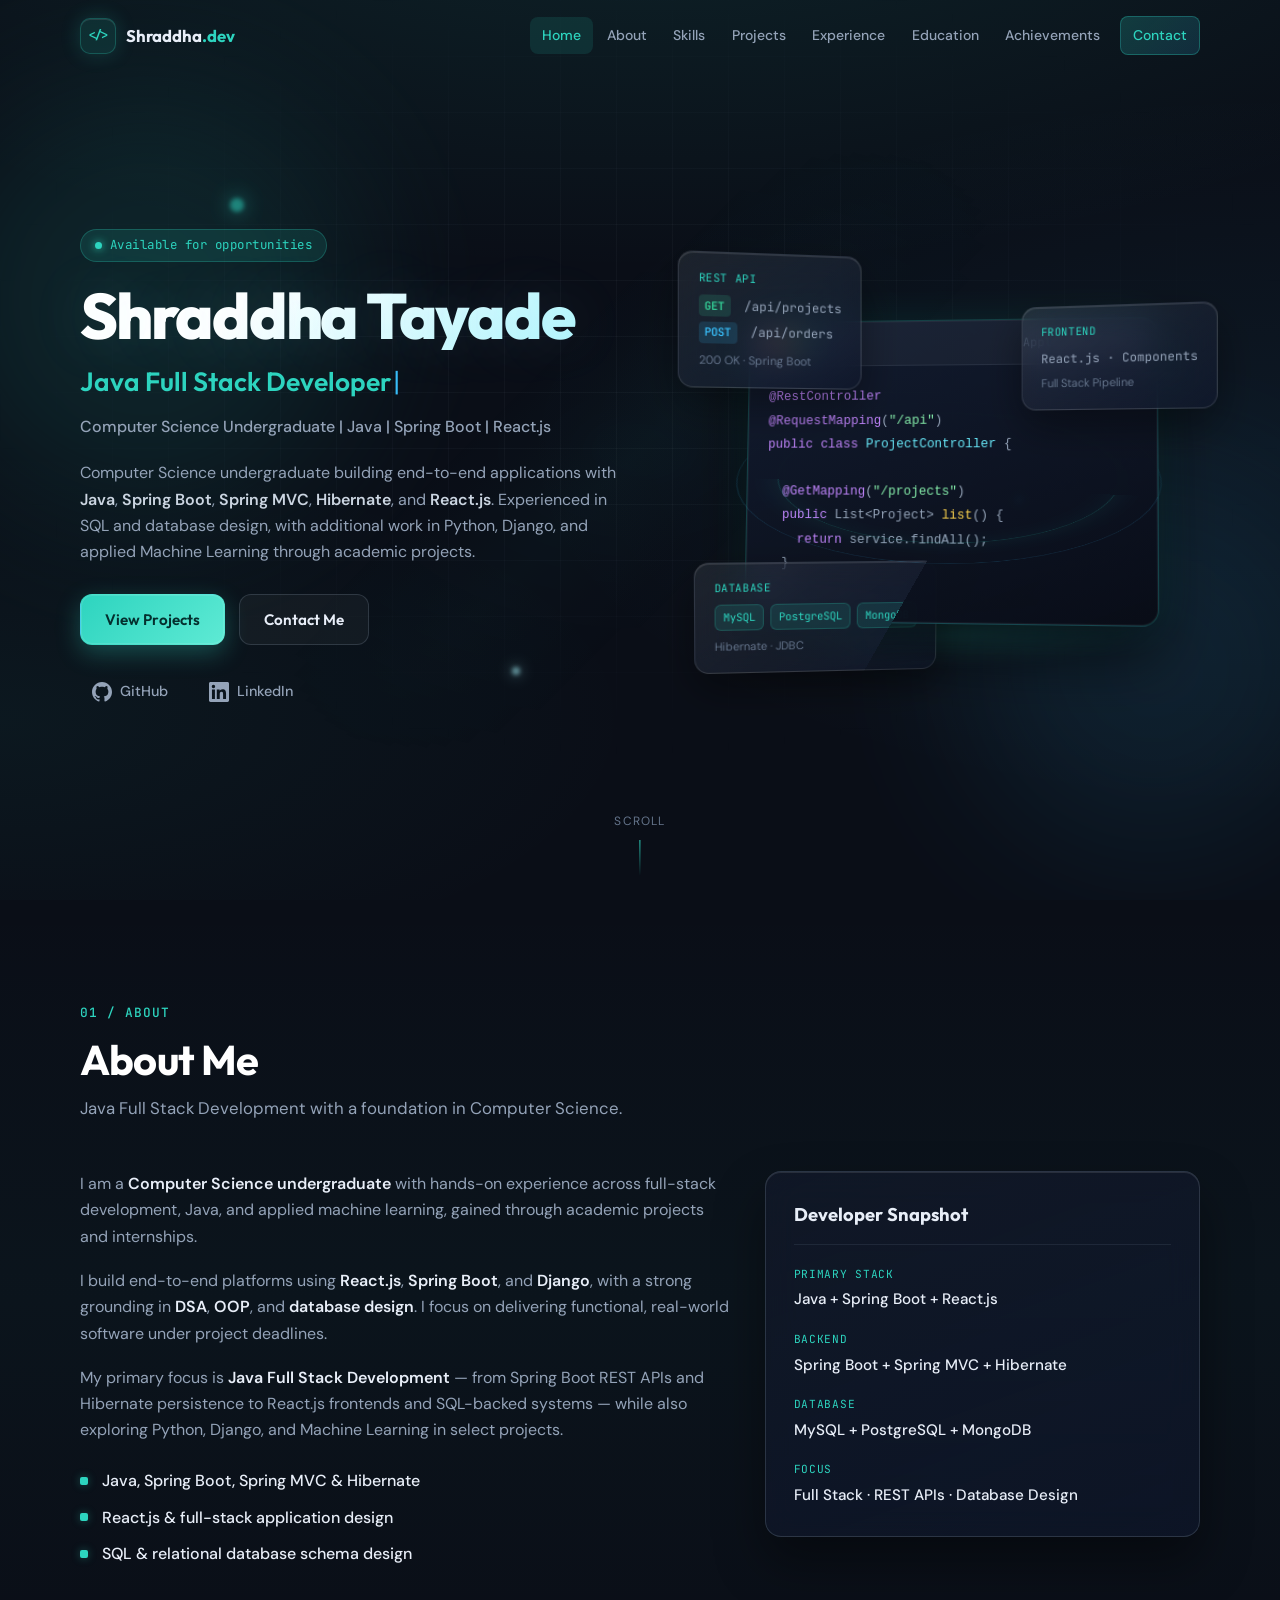
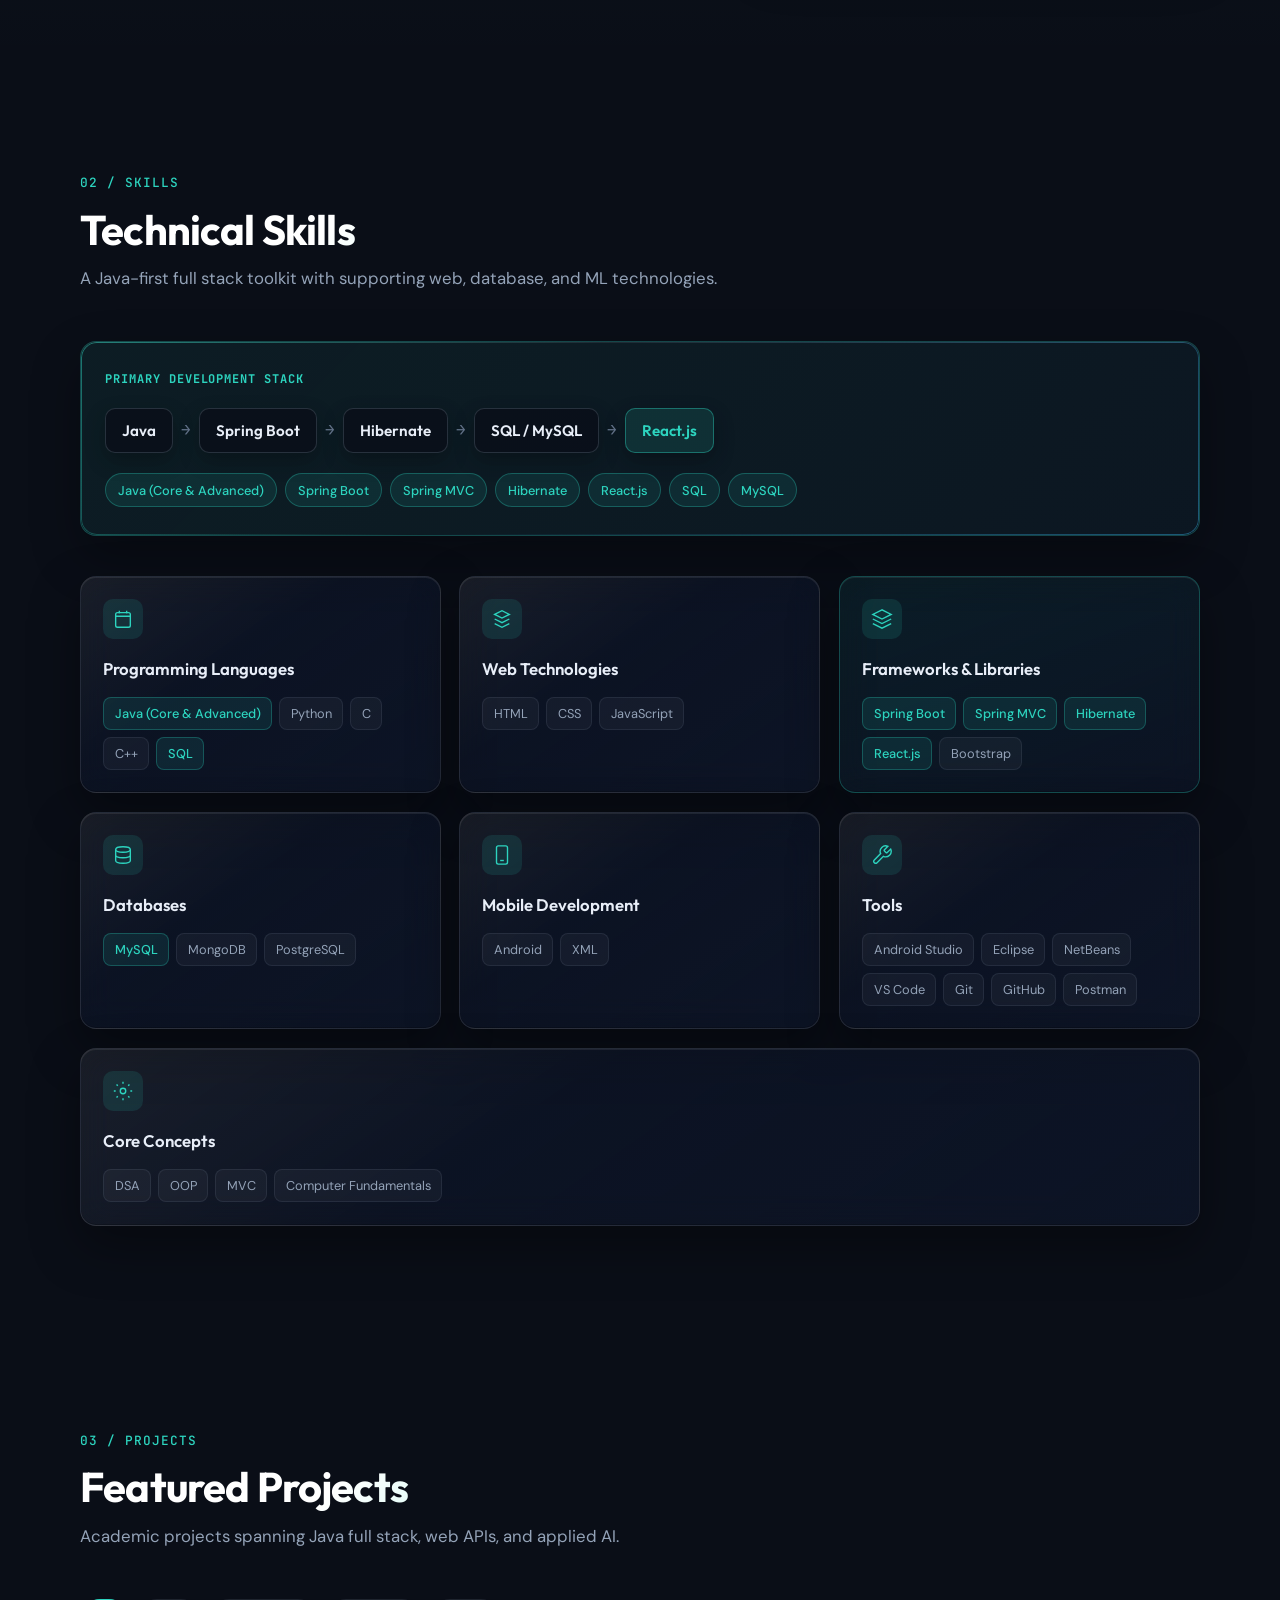
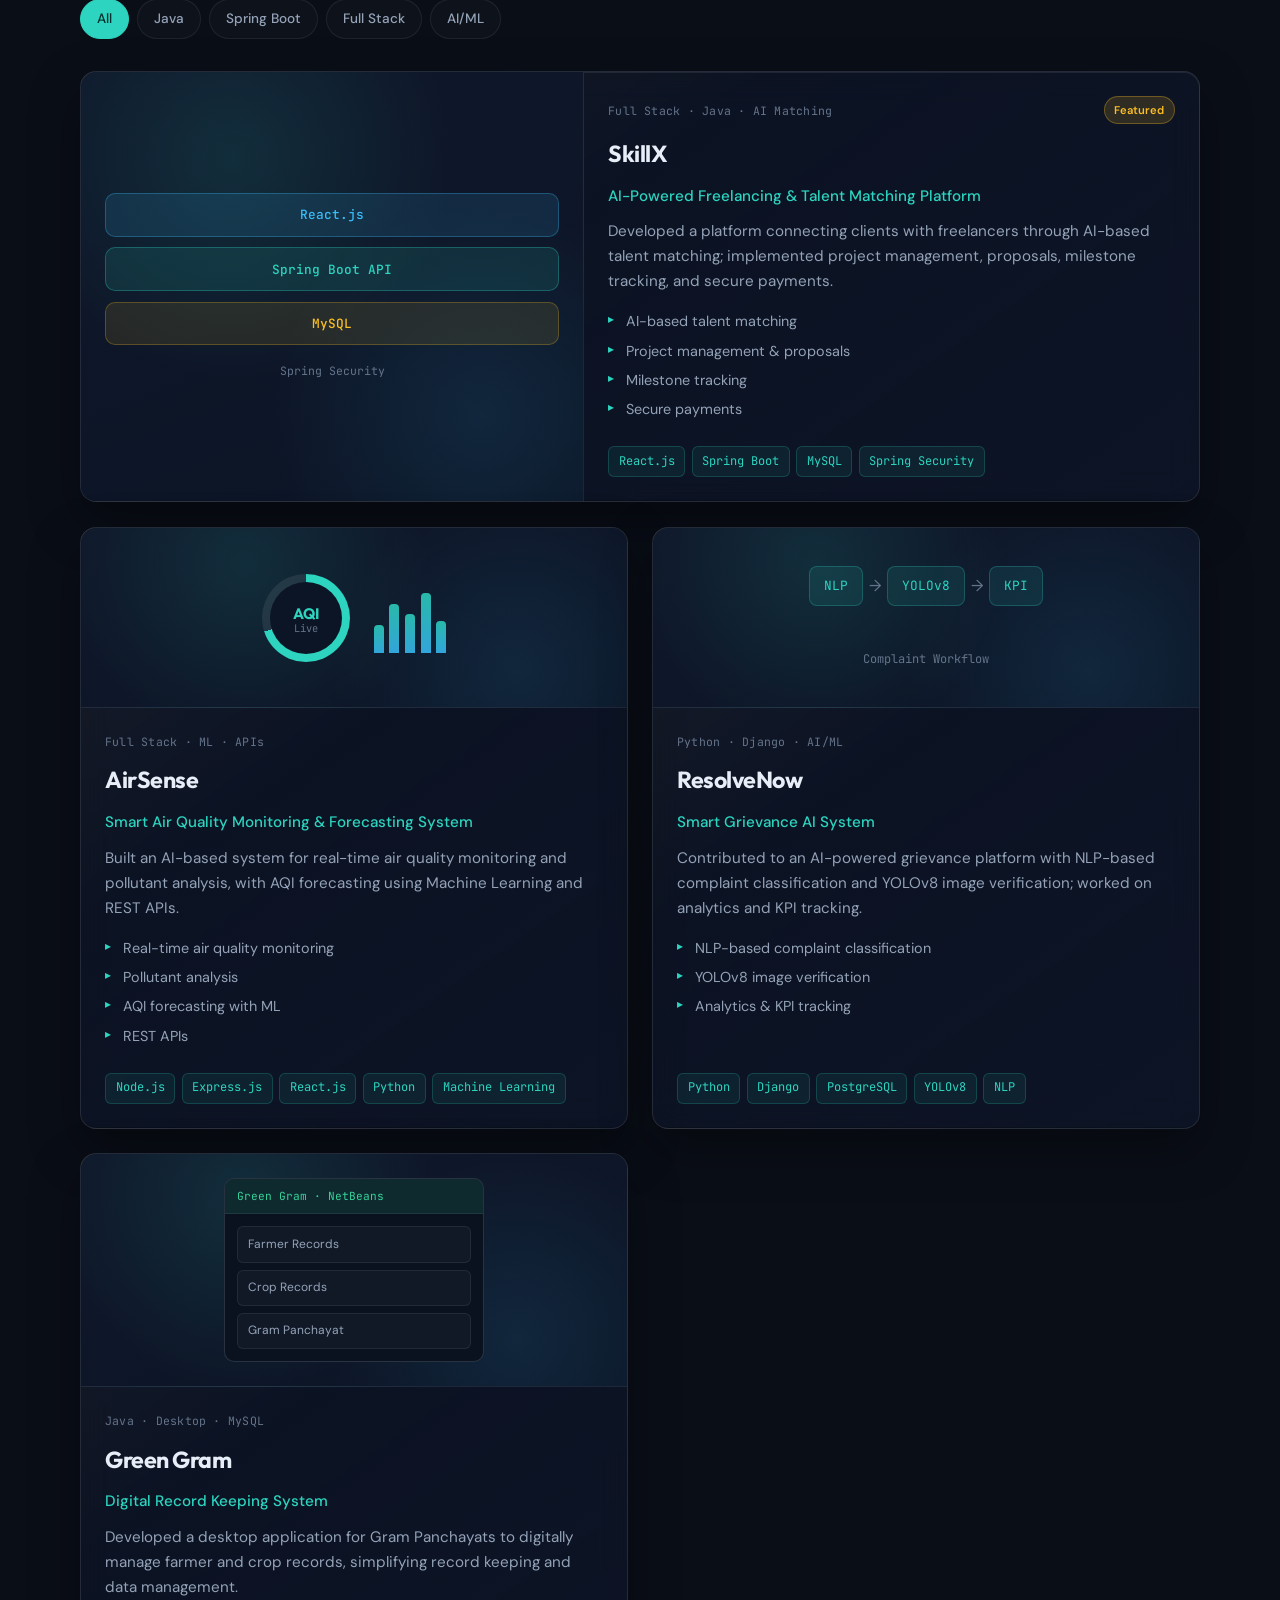
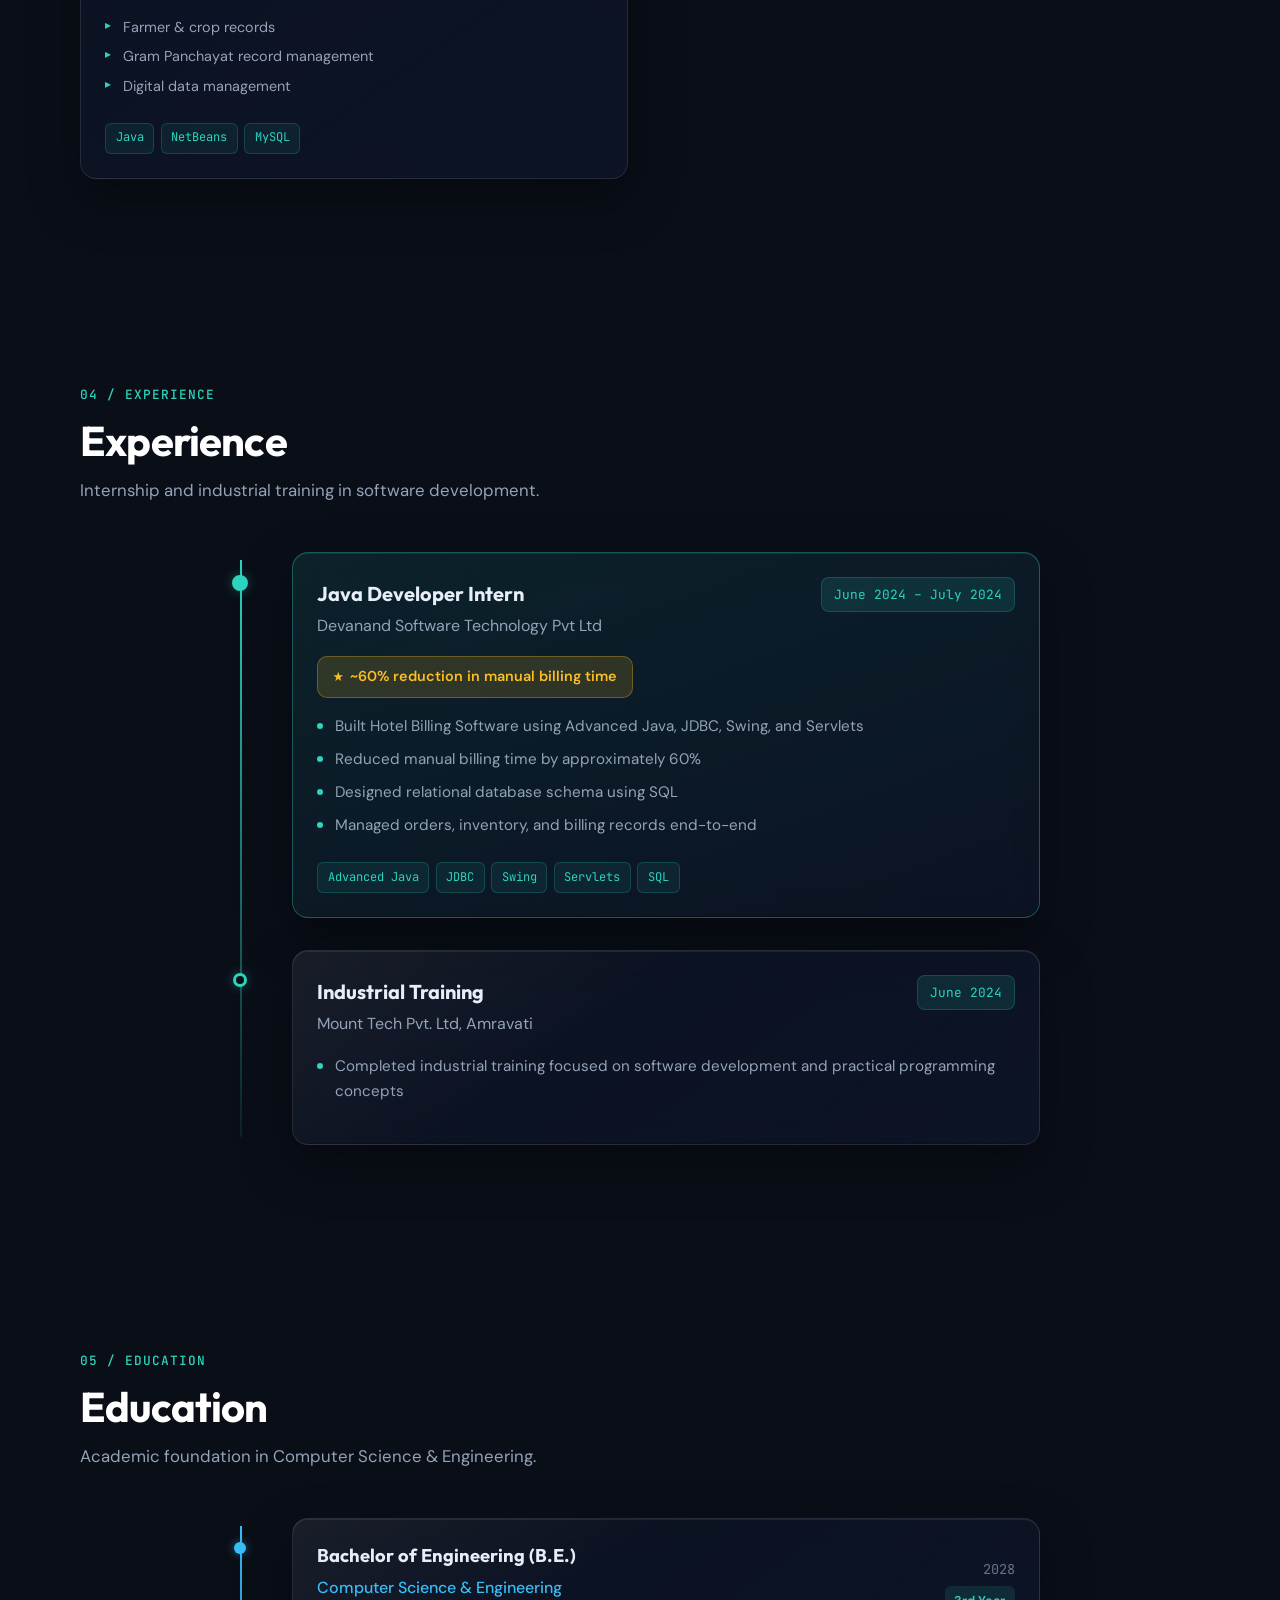
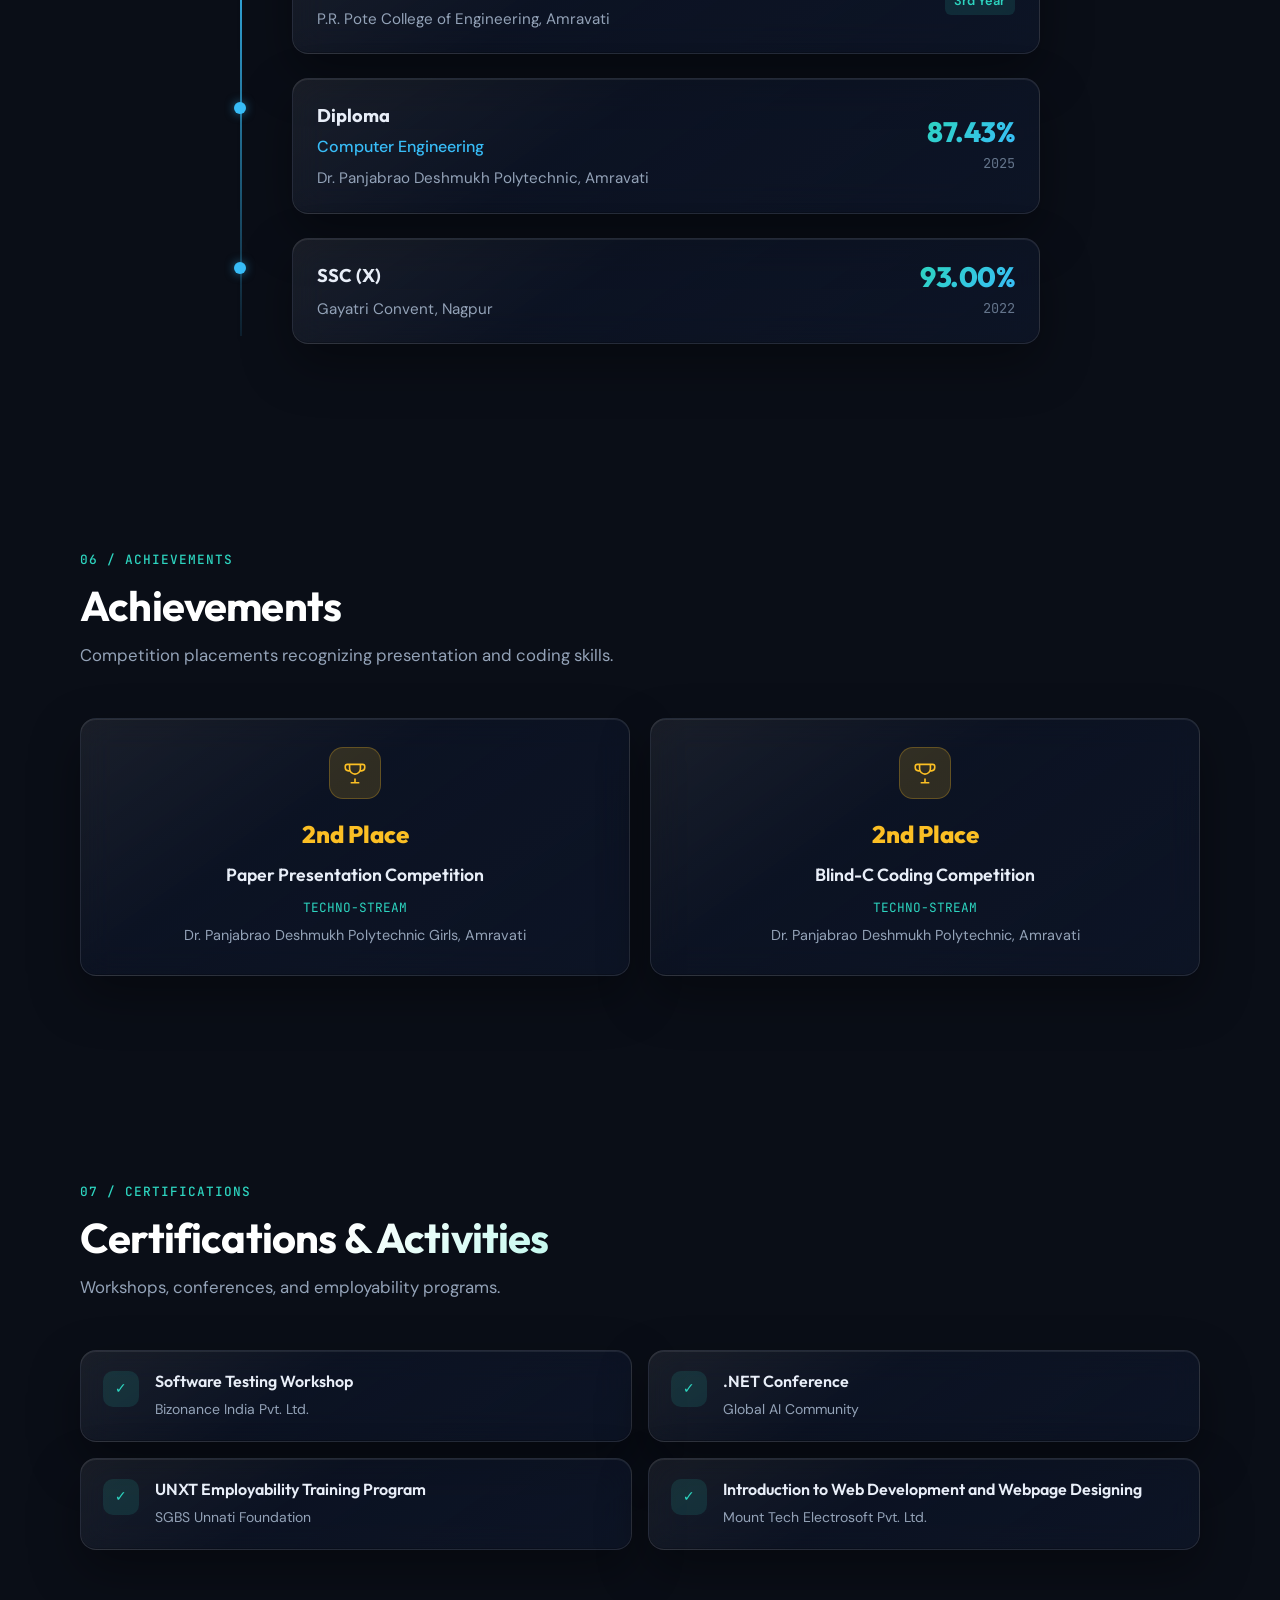
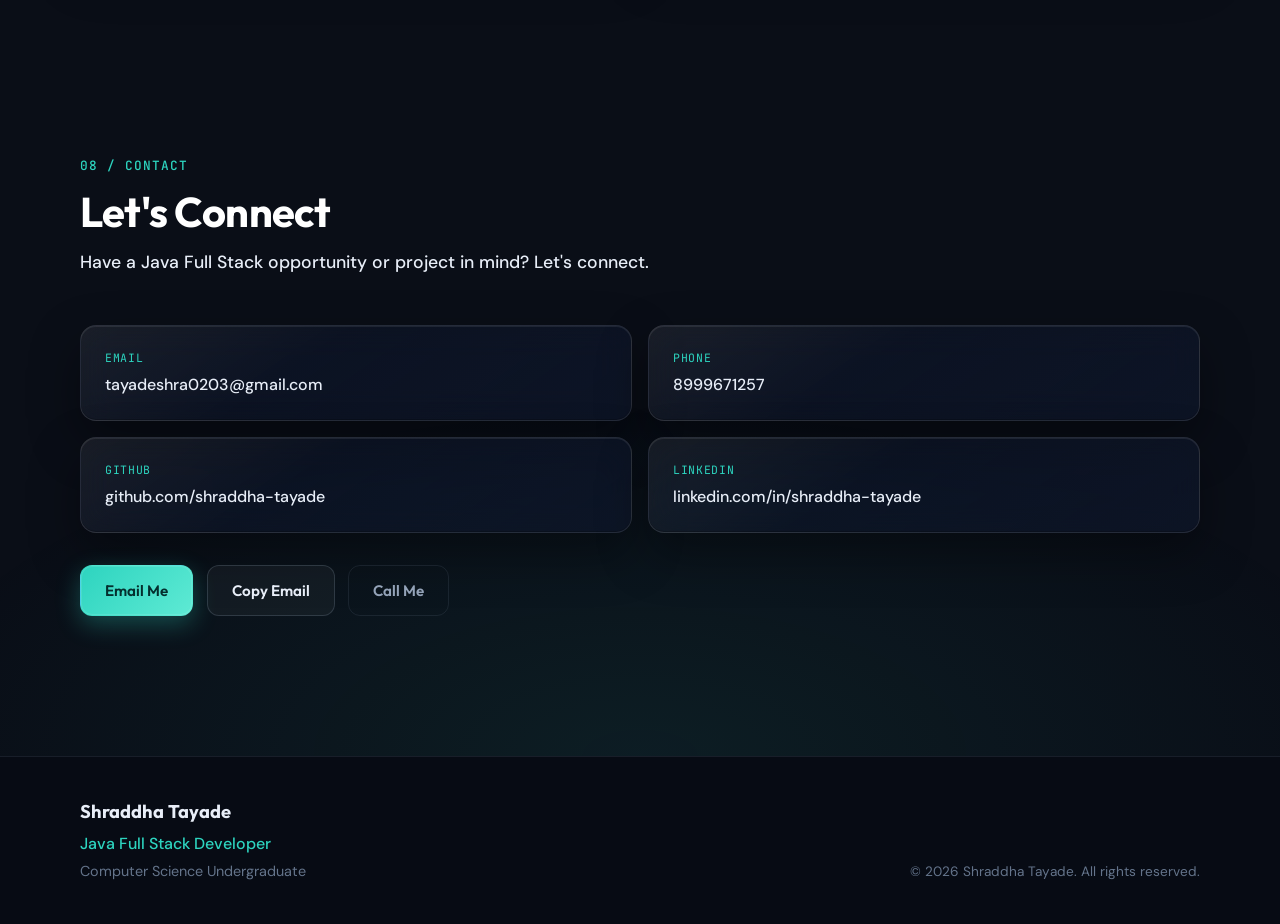
<file: index.html>
<!DOCTYPE html>
<html lang="en">
<head>
  <meta charset="UTF-8" />
  <meta name="viewport" content="width=device-width, initial-scale=1.0" />
  <title>Shraddha Tayade | Java Full Stack Developer</title>
  <meta name="description" content="Shraddha Tayade — Computer Science undergraduate focused on Java Full Stack Development with experience in Java, Spring Boot, React.js, databases, and applied ML projects." />
  <meta name="author" content="Shraddha Tayade" />
  <meta name="keywords" content="Java Full Stack Developer, Spring Boot, React.js, Hibernate, MySQL, Shraddha Tayade, Computer Science" />

  <!-- Open Graph -->
  <meta property="og:type" content="website" />
  <meta property="og:title" content="Shraddha Tayade | Java Full Stack Developer" />
  <meta property="og:description" content="Computer Science undergraduate specializing in Java Full Stack Development — Spring Boot, React.js, Hibernate, and SQL." />
  <meta property="og:locale" content="en_IN" />

  <meta name="theme-color" content="#0a0e17" />
  <link rel="preconnect" href="https://fonts.googleapis.com" />
  <link rel="preconnect" href="https://fonts.gstatic.com" crossorigin />
  <link href="https://fonts.googleapis.com/css2?family=DM+Sans:ital,opsz,wght@0,9..40,400;0,9..40,500;0,9..40,600;0,9..40,700;1,9..40,400&family=JetBrains+Mono:wght@400;500;600&family=Outfit:wght@400;500;600;700;800&display=swap" rel="stylesheet" />
  <link rel="stylesheet" href="style.css" />
</head>
<body>
  <!-- Scroll progress -->
  <div class="scroll-progress" id="scroll-progress" role="presentation" aria-hidden="true"></div>

  <!-- Navigation -->
  <header class="navbar" id="navbar">
    <div class="container nav-inner">
      <a href="#home" class="nav-logo" aria-label="Shraddha Tayade — Home">
        <span class="logo-mark" aria-hidden="true">&lt;/&gt;</span>
        <span class="logo-text">Shraddha<span class="logo-accent">.dev</span></span>
      </a>

      <button class="nav-toggle" id="nav-toggle" aria-label="Open navigation menu" aria-expanded="false" aria-controls="nav-menu">
        <span class="hamburger" aria-hidden="true"></span>
      </button>

      <nav class="nav-menu" id="nav-menu" aria-label="Primary">
        <ul class="nav-list">
          <li><a href="#home" class="nav-link active" data-section="home">Home</a></li>
          <li><a href="#about" class="nav-link" data-section="about">About</a></li>
          <li><a href="#skills" class="nav-link" data-section="skills">Skills</a></li>
          <li><a href="#projects" class="nav-link" data-section="projects">Projects</a></li>
          <li><a href="#experience" class="nav-link" data-section="experience">Experience</a></li>
          <li><a href="#education" class="nav-link" data-section="education">Education</a></li>
          <li><a href="#achievements" class="nav-link" data-section="achievements">Achievements</a></li>
          <li><a href="#contact" class="nav-link nav-cta" data-section="contact">Contact</a></li>
        </ul>
      </nav>
    </div>
  </header>

  <main>
    <!-- ========== HERO ========== -->
    <section class="hero" id="home" aria-labelledby="hero-name">
      <div class="hero-bg" aria-hidden="true">
        <div class="grid-overlay"></div>
        <div class="hero-orb hero-orb--1"></div>
        <div class="hero-orb hero-orb--2"></div>
        <div class="hero-orb hero-orb--3"></div>
        <div class="hero-glow hero-glow--1"></div>
        <div class="hero-glow hero-glow--2"></div>
        <div class="hero-mesh"></div>
      </div>

      <div class="container hero-grid">
        <div class="hero-content">
          <p class="hero-eyebrow reveal">Available for opportunities</p>
          <h1 id="hero-name" class="hero-name reveal">Shraddha Tayade</h1>
          <h2 class="hero-title reveal">
            <span class="typing-target" id="typing-target">Java Full Stack Developer</span>
            <span class="typing-cursor" aria-hidden="true">|</span>
          </h2>
          <p class="hero-subtitle reveal">Computer Science Undergraduate | Java | Spring Boot | React.js</p>
          <p class="hero-desc reveal">
            Computer Science undergraduate building end-to-end applications with
            <strong>Java</strong>, <strong>Spring Boot</strong>, <strong>Spring MVC</strong>,
            <strong>Hibernate</strong>, and <strong>React.js</strong>. Experienced in SQL and
            database design, with additional work in Python, Django, and applied Machine Learning through academic projects.
          </p>

          <div class="hero-actions reveal">
            <a href="#projects" class="btn btn-primary">View Projects</a>
            <a href="#contact" class="btn btn-secondary">Contact Me</a>
          </div>

          <div class="hero-social reveal">
            <a href="https://github.com/shraddha-tayade" class="social-link" target="_blank" rel="noopener noreferrer" aria-label="GitHub profile">
              <svg width="20" height="20" viewBox="0 0 24 24" fill="currentColor" aria-hidden="true"><path d="M12 0C5.37 0 0 5.37 0 12c0 5.3 3.438 9.8 8.205 11.387.6.113.82-.26.82-.577 0-.285-.01-1.04-.015-2.04-3.338.724-4.042-1.61-4.042-1.61-.546-1.387-1.333-1.756-1.333-1.756-1.09-.745.083-.73.083-.73 1.205.085 1.84 1.237 1.84 1.237 1.07 1.834 2.807 1.304 3.492.997.108-.775.418-1.305.76-1.605-2.665-.303-5.466-1.332-5.466-5.93 0-1.31.468-2.38 1.236-3.22-.124-.303-.535-1.524.117-3.176 0 0 1.008-.322 3.3 1.23.96-.267 1.98-.4 3-.405 1.02.005 2.04.138 3 .405 2.29-1.552 3.297-1.23 3.297-1.23.653 1.653.242 2.874.118 3.176.77.84 1.235 1.91 1.235 3.22 0 4.61-2.807 5.624-5.48 5.92.43.37.823 1.102.823 2.222 0 1.606-.015 2.896-.015 3.286 0 .32.216.694.825.576C20.565 21.796 24 17.297 24 12c0-6.63-5.37-12-12-12z"/></svg>
              <span>GitHub</span>
            </a>
            <a href="https://www.linkedin.com/in/shraddha-tayade-072aab337/" class="social-link" target="_blank" rel="noopener noreferrer" aria-label="LinkedIn profile">
              <svg width="20" height="20" viewBox="0 0 24 24" fill="currentColor" aria-hidden="true"><path d="M20.447 20.452h-3.554v-5.569c0-1.328-.027-3.037-1.852-3.037-1.853 0-2.136 1.445-2.136 2.939v5.667H9.351V9h3.414v1.561h.046c.477-.9 1.637-1.85 3.37-1.85 3.601 0 4.267 2.37 4.267 5.455v6.286zM5.337 7.433a2.062 2.062 0 01-2.063-2.065 2.064 2.064 0 112.063 2.065zm1.782 13.019H3.555V9h3.564v11.452zM22.225 0H1.771C.792 0 0 .774 0 1.729v20.542C0 23.227.792 24 1.771 24h20.451C23.2 24 24 23.227 24 22.271V1.729C24 .774 23.2 0 22.222 0h.003z"/></svg>
              <span>LinkedIn</span>
            </a>
          </div>
        </div>

        <!-- Hero visual: 3D terminal + architecture -->
        <div class="hero-visual reveal" id="hero-visual" aria-hidden="true">
          <div class="hero-3d-scene" id="hero-3d-scene">
            <div class="scene-platform"></div>
            <div class="scene-ring scene-ring--1"></div>
            <div class="scene-ring scene-ring--2"></div>

            <div class="arch-card arch-card--api float-a card-3d">
              <div class="arch-label">REST API</div>
              <div class="arch-line"><span class="method get">GET</span> /api/projects</div>
              <div class="arch-line"><span class="method post">POST</span> /api/orders</div>
              <div class="arch-status">200 OK · Spring Boot</div>
            </div>

            <div class="terminal-card card-3d">
              <div class="terminal-bar">
                <span class="dot red"></span>
                <span class="dot yellow"></span>
                <span class="dot green"></span>
                <span class="terminal-title">Application.java</span>
              </div>
              <pre class="terminal-body"><code><span class="code-kw">@RestController</span>
<span class="code-kw">@RequestMapping</span>(<span class="code-str">"/api"</span>)
<span class="code-kw">public class</span> <span class="code-class">ProjectController</span> {

  <span class="code-kw">@GetMapping</span>(<span class="code-str">"/projects"</span>)
  <span class="code-kw">public</span> List&lt;Project&gt; <span class="code-fn">list</span>() {
    <span class="code-kw">return</span> service.findAll();
  }
}</code></pre>
            </div>

            <div class="arch-card arch-card--db float-b card-3d">
              <div class="arch-label">Database</div>
              <div class="db-nodes">
                <span class="db-node">MySQL</span>
                <span class="db-node">PostgreSQL</span>
                <span class="db-node">MongoDB</span>
              </div>
              <div class="arch-status">Hibernate · JDBC</div>
            </div>

            <div class="arch-card arch-card--fe float-c card-3d">
              <div class="arch-label">Frontend</div>
              <div class="arch-line">React.js · Components</div>
              <div class="arch-status">Full Stack Pipeline</div>
            </div>
          </div>
        </div>
      </div>

      <a href="#about" class="scroll-hint" aria-label="Scroll to About section">
        <span class="scroll-hint-text">Scroll</span>
        <span class="scroll-hint-line" aria-hidden="true"></span>
      </a>
    </section>

    <!-- ========== ABOUT ========== -->
    <section class="section about" id="about" aria-labelledby="about-heading">
      <div class="container">
        <header class="section-header reveal">
          <p class="section-number">01 / ABOUT</p>
          <h2 id="about-heading" class="section-title">About Me</h2>
          <p class="section-lead">Java Full Stack Development with a foundation in Computer Science.</p>
        </header>

        <div class="about-grid">
          <div class="about-copy reveal">
            <p>
              I am a <strong>Computer Science undergraduate</strong> with hands-on experience across
              full-stack development, Java, and applied machine learning, gained through academic
              projects and internships.
            </p>
            <p>
              I build end-to-end platforms using <strong>React.js</strong>, <strong>Spring Boot</strong>,
              and <strong>Django</strong>, with a strong grounding in <strong>DSA</strong>,
              <strong>OOP</strong>, and <strong>database design</strong>. I focus on delivering
              functional, real-world software under project deadlines.
            </p>
            <p>
              My primary focus is <strong>Java Full Stack Development</strong> — from Spring Boot REST APIs
              and Hibernate persistence to React.js frontends and SQL-backed systems — while also
              exploring Python, Django, and Machine Learning in select projects.
            </p>
            <ul class="about-highlights">
              <li>Java, Spring Boot, Spring MVC &amp; Hibernate</li>
              <li>React.js &amp; full-stack application design</li>
              <li>SQL &amp; relational database schema design</li>
            </ul>
          </div>

          <aside class="snapshot-card glass reveal" aria-label="Developer Snapshot">
            <h3 class="snapshot-title">Developer Snapshot</h3>
            <dl class="snapshot-list">
              <div class="snapshot-item">
                <dt>Primary Stack</dt>
                <dd>Java + Spring Boot + React.js</dd>
              </div>
              <div class="snapshot-item">
                <dt>Backend</dt>
                <dd>Spring Boot + Spring MVC + Hibernate</dd>
              </div>
              <div class="snapshot-item">
                <dt>Database</dt>
                <dd>MySQL + PostgreSQL + MongoDB</dd>
              </div>
              <div class="snapshot-item">
                <dt>Focus</dt>
                <dd>Full Stack · REST APIs · Database Design</dd>
              </div>
            </dl>
          </aside>
        </div>
      </div>
    </section>

    <!-- ========== SKILLS ========== -->
    <section class="section skills" id="skills" aria-labelledby="skills-heading">
      <div class="container">
        <header class="section-header reveal">
          <p class="section-number">02 / SKILLS</p>
          <h2 id="skills-heading" class="section-title">Technical Skills</h2>
          <p class="section-lead">A Java-first full stack toolkit with supporting web, database, and ML technologies.</p>
        </header>

        <!-- Primary stack highlight -->
        <div class="primary-stack reveal" aria-label="Primary Development Stack">
          <h3 class="primary-stack-label">Primary Development Stack</h3>
          <div class="stack-flow" role="list">
            <span class="stack-node" role="listitem">Java</span>
            <span class="stack-arrow" aria-hidden="true">→</span>
            <span class="stack-node" role="listitem">Spring Boot</span>
            <span class="stack-arrow" aria-hidden="true">→</span>
            <span class="stack-node" role="listitem">Hibernate</span>
            <span class="stack-arrow" aria-hidden="true">→</span>
            <span class="stack-node" role="listitem">SQL / MySQL</span>
            <span class="stack-arrow" aria-hidden="true">→</span>
            <span class="stack-node accent" role="listitem">React.js</span>
          </div>
          <div class="primary-badges">
            <span class="tech-badge featured">Java (Core &amp; Advanced)</span>
            <span class="tech-badge featured">Spring Boot</span>
            <span class="tech-badge featured">Spring MVC</span>
            <span class="tech-badge featured">Hibernate</span>
            <span class="tech-badge featured">React.js</span>
            <span class="tech-badge featured">SQL</span>
            <span class="tech-badge featured">MySQL</span>
          </div>
        </div>

        <div class="skills-grid">
          <article class="skill-card glass reveal">
            <div class="skill-icon" aria-hidden="true">
              <svg viewBox="0 0 24 24" fill="none" stroke="currentColor" stroke-width="1.5"><path d="M8 3v3M16 3v3M4 9h16M6 21h12a2 2 0 002-2V7a2 2 0 00-2-2H6a2 2 0 00-2 2v12a2 2 0 002 2z"/></svg>
            </div>
            <h3 class="skill-card-title">Programming Languages</h3>
            <ul class="skill-tags">
              <li class="tag primary">Java (Core &amp; Advanced)</li>
              <li class="tag">Python</li>
              <li class="tag">C</li>
              <li class="tag">C++</li>
              <li class="tag primary">SQL</li>
            </ul>
          </article>

          <article class="skill-card glass reveal">
            <div class="skill-icon" aria-hidden="true">
              <svg viewBox="0 0 24 24" fill="none" stroke="currentColor" stroke-width="1.5"><path d="M4 7l8-4 8 4-8 4-8-4zM4 12l8 4 8-4M4 17l8 4 8-4"/></svg>
            </div>
            <h3 class="skill-card-title">Web Technologies</h3>
            <ul class="skill-tags">
              <li class="tag">HTML</li>
              <li class="tag">CSS</li>
              <li class="tag">JavaScript</li>
            </ul>
          </article>

          <article class="skill-card glass skill-card--emphasis reveal">
            <div class="skill-icon" aria-hidden="true">
              <svg viewBox="0 0 24 24" fill="none" stroke="currentColor" stroke-width="1.5"><path d="M12 2L2 7l10 5 10-5-10-5zM2 17l10 5 10-5M2 12l10 5 10-5"/></svg>
            </div>
            <h3 class="skill-card-title">Frameworks &amp; Libraries</h3>
            <ul class="skill-tags">
              <li class="tag primary">Spring Boot</li>
              <li class="tag primary">Spring MVC</li>
              <li class="tag primary">Hibernate</li>
              <li class="tag primary">React.js</li>
              <li class="tag">Bootstrap</li>
            </ul>
          </article>

          <article class="skill-card glass reveal">
            <div class="skill-icon" aria-hidden="true">
              <svg viewBox="0 0 24 24" fill="none" stroke="currentColor" stroke-width="1.5"><ellipse cx="12" cy="6" rx="8" ry="3"/><path d="M4 6v6c0 1.66 3.58 3 8 3s8-1.34 8-3V6M4 12v6c0 1.66 3.58 3 8 3s8-1.34 8-3v-6"/></svg>
            </div>
            <h3 class="skill-card-title">Databases</h3>
            <ul class="skill-tags">
              <li class="tag primary">MySQL</li>
              <li class="tag">MongoDB</li>
              <li class="tag">PostgreSQL</li>
            </ul>
          </article>

          <article class="skill-card glass reveal">
            <div class="skill-icon" aria-hidden="true">
              <svg viewBox="0 0 24 24" fill="none" stroke="currentColor" stroke-width="1.5"><rect x="6" y="2" width="12" height="20" rx="2"/><path d="M10 18h4"/></svg>
            </div>
            <h3 class="skill-card-title">Mobile Development</h3>
            <ul class="skill-tags">
              <li class="tag">Android</li>
              <li class="tag">XML</li>
            </ul>
          </article>

          <article class="skill-card glass reveal">
            <div class="skill-icon" aria-hidden="true">
              <svg viewBox="0 0 24 24" fill="none" stroke="currentColor" stroke-width="1.5"><path d="M14.7 6.3a1 1 0 000 1.4l1.6 1.6a1 1 0 001.4 0l3.77-3.77a6 6 0 01-7.94 7.94l-6.91 6.91a2.12 2.12 0 01-3-3l6.91-6.91a6 6 0 017.94-7.94l-3.76 3.76z"/></svg>
            </div>
            <h3 class="skill-card-title">Tools</h3>
            <ul class="skill-tags">
              <li class="tag">Android Studio</li>
              <li class="tag">Eclipse</li>
              <li class="tag">NetBeans</li>
              <li class="tag">VS Code</li>
              <li class="tag">Git</li>
              <li class="tag">GitHub</li>
              <li class="tag">Postman</li>
            </ul>
          </article>

          <article class="skill-card glass reveal skill-card--wide">
            <div class="skill-icon" aria-hidden="true">
              <svg viewBox="0 0 24 24" fill="none" stroke="currentColor" stroke-width="1.5"><circle cx="12" cy="12" r="3"/><path d="M12 2v2M12 20v2M4.93 4.93l1.41 1.41M17.66 17.66l1.41 1.41M2 12h2M20 12h2M4.93 19.07l1.41-1.41M17.66 6.34l1.41-1.41"/></svg>
            </div>
            <h3 class="skill-card-title">Core Concepts</h3>
            <ul class="skill-tags">
              <li class="tag">DSA</li>
              <li class="tag">OOP</li>
              <li class="tag">MVC</li>
              <li class="tag">Computer Fundamentals</li>
            </ul>
          </article>
        </div>
      </div>
    </section>

    <!-- ========== PROJECTS ========== -->
    <section class="section projects" id="projects" aria-labelledby="projects-heading">
      <div class="container">
        <header class="section-header reveal">
          <p class="section-number">03 / PROJECTS</p>
          <h2 id="projects-heading" class="section-title">Featured Projects</h2>
          <p class="section-lead">Academic projects spanning Java full stack, web APIs, and applied AI.</p>
        </header>

        <div class="project-filters reveal" role="group" aria-label="Filter projects by category">
          <button class="filter-btn active" data-filter="all" type="button">All</button>
          <button class="filter-btn" data-filter="java" type="button">Java</button>
          <button class="filter-btn" data-filter="spring" type="button">Spring Boot</button>
          <button class="filter-btn" data-filter="fullstack" type="button">Full Stack</button>
          <button class="filter-btn" data-filter="aiml" type="button">AI/ML</button>
        </div>

        <div class="projects-grid" id="projects-grid">
          <!-- SkillX — featured -->
          <article
            class="project-card glass featured reveal"
            data-categories="java spring fullstack aiml"
            aria-labelledby="project-skillx"
          >
            <div class="project-visual project-visual--skillx" aria-hidden="true">
              <div class="pv-layer pv-fe">React.js</div>
              <div class="pv-layer pv-api">Spring Boot API</div>
              <div class="pv-layer pv-db">MySQL</div>
              <div class="pv-secure">Spring Security</div>
            </div>
            <div class="project-body">
              <div class="project-meta">
                <span class="project-category">Full Stack · Java · AI Matching</span>
                <span class="project-badge">Featured</span>
              </div>
              <h3 id="project-skillx" class="project-name">SkillX</h3>
              <p class="project-tagline">AI-Powered Freelancing &amp; Talent Matching Platform</p>
              <p class="project-desc">
                Developed a platform connecting clients with freelancers through AI-based talent matching;
                implemented project management, proposals, milestone tracking, and secure payments.
              </p>
              <ul class="project-features">
                <li>AI-based talent matching</li>
                <li>Project management &amp; proposals</li>
                <li>Milestone tracking</li>
                <li>Secure payments</li>
              </ul>
              <ul class="project-tech">
                <li>React.js</li>
                <li>Spring Boot</li>
                <li>MySQL</li>
                <li>Spring Security</li>
              </ul>
            </div>
          </article>

          <!-- AirSense -->
          <article
            class="project-card glass reveal"
            data-categories="fullstack aiml"
            aria-labelledby="project-airsense"
          >
            <div class="project-visual project-visual--airsense" aria-hidden="true">
              <div class="aqi-ring">
                <span class="aqi-value">AQI</span>
                <span class="aqi-label">Live</span>
              </div>
              <div class="aqi-bars">
                <span style="--h:40%"></span>
                <span style="--h:70%"></span>
                <span style="--h:55%"></span>
                <span style="--h:85%"></span>
                <span style="--h:45%"></span>
              </div>
            </div>
            <div class="project-body">
              <div class="project-meta">
                <span class="project-category">Full Stack · ML · APIs</span>
              </div>
              <h3 id="project-airsense" class="project-name">AirSense</h3>
              <p class="project-tagline">Smart Air Quality Monitoring &amp; Forecasting System</p>
              <p class="project-desc">
                Built an AI-based system for real-time air quality monitoring and pollutant analysis,
                with AQI forecasting using Machine Learning and REST APIs.
              </p>
              <ul class="project-features">
                <li>Real-time air quality monitoring</li>
                <li>Pollutant analysis</li>
                <li>AQI forecasting with ML</li>
                <li>REST APIs</li>
              </ul>
              <ul class="project-tech">
                <li>Node.js</li>
                <li>Express.js</li>
                <li>React.js</li>
                <li>Python</li>
                <li>Machine Learning</li>
              </ul>
            </div>
          </article>

          <!-- ResolveNow -->
          <article
            class="project-card glass reveal"
            data-categories="aiml"
            aria-labelledby="project-resolvenow"
          >
            <div class="project-visual project-visual--resolve" aria-hidden="true">
              <div class="rv-flow">
                <span class="rv-step">NLP</span>
                <span class="rv-arrow">→</span>
                <span class="rv-step">YOLOv8</span>
                <span class="rv-arrow">→</span>
                <span class="rv-step">KPI</span>
              </div>
              <div class="rv-label">Complaint Workflow</div>
            </div>
            <div class="project-body">
              <div class="project-meta">
                <span class="project-category">Python · Django · AI/ML</span>
              </div>
              <h3 id="project-resolvenow" class="project-name">ResolveNow</h3>
              <p class="project-tagline">Smart Grievance AI System</p>
              <p class="project-desc">
                Contributed to an AI-powered grievance platform with NLP-based complaint classification
                and YOLOv8 image verification; worked on analytics and KPI tracking.
              </p>
              <ul class="project-features">
                <li>NLP-based complaint classification</li>
                <li>YOLOv8 image verification</li>
                <li>Analytics &amp; KPI tracking</li>
              </ul>
              <ul class="project-tech">
                <li>Python</li>
                <li>Django</li>
                <li>PostgreSQL</li>
                <li>YOLOv8</li>
                <li>NLP</li>
              </ul>
            </div>
          </article>

          <!-- Green Gram -->
          <article
            class="project-card glass reveal"
            data-categories="java"
            aria-labelledby="project-greengram"
          >
            <div class="project-visual project-visual--green" aria-hidden="true">
              <div class="gg-window">
                <div class="gg-titlebar">Green Gram · NetBeans</div>
                <div class="gg-rows">
                  <span>Farmer Records</span>
                  <span>Crop Records</span>
                  <span>Gram Panchayat</span>
                </div>
              </div>
            </div>
            <div class="project-body">
              <div class="project-meta">
                <span class="project-category">Java · Desktop · MySQL</span>
              </div>
              <h3 id="project-greengram" class="project-name">Green Gram</h3>
              <p class="project-tagline">Digital Record Keeping System</p>
              <p class="project-desc">
                Developed a desktop application for Gram Panchayats to digitally manage farmer and crop
                records, simplifying record keeping and data management.
              </p>
              <ul class="project-features">
                <li>Farmer &amp; crop records</li>
                <li>Gram Panchayat record management</li>
                <li>Digital data management</li>
              </ul>
              <ul class="project-tech">
                <li>Java</li>
                <li>NetBeans</li>
                <li>MySQL</li>
              </ul>
            </div>
          </article>
        </div>
      </div>
    </section>

    <!-- ========== EXPERIENCE ========== -->
    <section class="section experience" id="experience" aria-labelledby="experience-heading">
      <div class="container">
        <header class="section-header reveal">
          <p class="section-number">04 / EXPERIENCE</p>
          <h2 id="experience-heading" class="section-title">Experience</h2>
          <p class="section-lead">Internship and industrial training in software development.</p>
        </header>

        <ol class="timeline">
          <li class="timeline-item featured reveal">
            <div class="timeline-marker" aria-hidden="true"></div>
            <article class="timeline-card glass">
              <div class="timeline-top">
                <div>
                  <h3 class="timeline-role">Java Developer Intern</h3>
                  <p class="timeline-org">Devanand Software Technology Pvt Ltd</p>
                </div>
                <time class="timeline-date" datetime="2024-06">June 2024 – July 2024</time>
              </div>
              <p class="impact-pill" aria-label="Key impact">
                ~60% reduction in manual billing time
              </p>
              <ul class="timeline-points">
                <li>Built Hotel Billing Software using Advanced Java, JDBC, Swing, and Servlets</li>
                <li>Reduced manual billing time by approximately 60%</li>
                <li>Designed relational database schema using SQL</li>
                <li>Managed orders, inventory, and billing records end-to-end</li>
              </ul>
              <ul class="project-tech">
                <li>Advanced Java</li>
                <li>JDBC</li>
                <li>Swing</li>
                <li>Servlets</li>
                <li>SQL</li>
              </ul>
            </article>
          </li>

          <li class="timeline-item reveal">
            <div class="timeline-marker" aria-hidden="true"></div>
            <article class="timeline-card glass">
              <div class="timeline-top">
                <div>
                  <h3 class="timeline-role">Industrial Training</h3>
                  <p class="timeline-org">Mount Tech Pvt. Ltd, Amravati</p>
                </div>
                <time class="timeline-date" datetime="2024-06">June 2024</time>
              </div>
              <ul class="timeline-points">
                <li>Completed industrial training focused on software development and practical programming concepts</li>
              </ul>
            </article>
          </li>
        </ol>
      </div>
    </section>

    <!-- ========== EDUCATION ========== -->
    <section class="section education" id="education" aria-labelledby="education-heading">
      <div class="container">
        <header class="section-header reveal">
          <p class="section-number">05 / EDUCATION</p>
          <h2 id="education-heading" class="section-title">Education</h2>
          <p class="section-lead">Academic foundation in Computer Science &amp; Engineering.</p>
        </header>

        <ol class="edu-timeline">
          <li class="edu-item reveal">
            <div class="edu-marker" aria-hidden="true"></div>
            <article class="edu-card glass">
              <div class="edu-main">
                <h3 class="edu-degree">Bachelor of Engineering (B.E.)</h3>
                <p class="edu-field">Computer Science &amp; Engineering</p>
                <p class="edu-school">P.R. Pote College of Engineering, Amravati</p>
              </div>
              <div class="edu-meta">
                <span class="edu-year">2028</span>
                <span class="edu-status">3rd Year</span>
              </div>
            </article>
          </li>

          <li class="edu-item reveal">
            <div class="edu-marker" aria-hidden="true"></div>
            <article class="edu-card glass">
              <div class="edu-main">
                <h3 class="edu-degree">Diploma</h3>
                <p class="edu-field">Computer Engineering</p>
                <p class="edu-school">Dr. Panjabrao Deshmukh Polytechnic, Amravati</p>
              </div>
              <div class="edu-meta">
                <span class="edu-score" aria-label="Percentage score">87.43%</span>
                <span class="edu-year">2025</span>
              </div>
            </article>
          </li>

          <li class="edu-item reveal">
            <div class="edu-marker" aria-hidden="true"></div>
            <article class="edu-card glass">
              <div class="edu-main">
                <h3 class="edu-degree">SSC (X)</h3>
                <p class="edu-school">Gayatri Convent, Nagpur</p>
              </div>
              <div class="edu-meta">
                <span class="edu-score" aria-label="Percentage score">93.00%</span>
                <span class="edu-year">2022</span>
              </div>
            </article>
          </li>
        </ol>
      </div>
    </section>

    <!-- ========== ACHIEVEMENTS ========== -->
    <section class="section achievements" id="achievements" aria-labelledby="achievements-heading">
      <div class="container">
        <header class="section-header reveal">
          <p class="section-number">06 / ACHIEVEMENTS</p>
          <h2 id="achievements-heading" class="section-title">Achievements</h2>
          <p class="section-lead">Competition placements recognizing presentation and coding skills.</p>
        </header>

        <div class="achievements-grid">
          <article class="achievement-card glass reveal">
            <div class="trophy" aria-hidden="true">
              <svg viewBox="0 0 24 24" fill="none" stroke="currentColor" stroke-width="1.5"><path d="M8 21h8M12 17v4M7 4h10v4a5 5 0 01-10 0V4zM7 4H5a2 2 0 00-2 2v1a3 3 0 003 3h1M17 4h2a2 2 0 012 2v1a3 3 0 01-3 3h-1"/></svg>
            </div>
            <p class="achievement-place">2nd Place</p>
            <h3 class="achievement-title">Paper Presentation Competition</h3>
            <p class="achievement-event">TECHNO-STREAM</p>
            <p class="achievement-org">Dr. Panjabrao Deshmukh Polytechnic Girls, Amravati</p>
          </article>

          <article class="achievement-card glass reveal">
            <div class="trophy" aria-hidden="true">
              <svg viewBox="0 0 24 24" fill="none" stroke="currentColor" stroke-width="1.5"><path d="M8 21h8M12 17v4M7 4h10v4a5 5 0 01-10 0V4zM7 4H5a2 2 0 00-2 2v1a3 3 0 003 3h1M17 4h2a2 2 0 012 2v1a3 3 0 01-3 3h-1"/></svg>
            </div>
            <p class="achievement-place">2nd Place</p>
            <h3 class="achievement-title">Blind-C Coding Competition</h3>
            <p class="achievement-event">TECHNO-STREAM</p>
            <p class="achievement-org">Dr. Panjabrao Deshmukh Polytechnic, Amravati</p>
          </article>
        </div>
      </div>
    </section>

    <!-- ========== CERTIFICATIONS ========== -->
    <section class="section certifications" id="certifications" aria-labelledby="certifications-heading">
      <div class="container">
        <header class="section-header reveal">
          <p class="section-number">07 / CERTIFICATIONS</p>
          <h2 id="certifications-heading" class="section-title">Certifications &amp; Activities</h2>
          <p class="section-lead">Workshops, conferences, and employability programs.</p>
        </header>

        <div class="certs-grid">
          <article class="cert-card glass reveal">
            <span class="cert-icon" aria-hidden="true">✓</span>
            <h3 class="cert-title">Software Testing Workshop</h3>
            <p class="cert-org">Bizonance India Pvt. Ltd.</p>
          </article>
          <article class="cert-card glass reveal">
            <span class="cert-icon" aria-hidden="true">✓</span>
            <h3 class="cert-title">.NET Conference</h3>
            <p class="cert-org">Global AI Community</p>
          </article>
          <article class="cert-card glass reveal">
            <span class="cert-icon" aria-hidden="true">✓</span>
            <h3 class="cert-title">UNXT Employability Training Program</h3>
            <p class="cert-org">SGBS Unnati Foundation</p>
          </article>
          <article class="cert-card glass reveal">
            <span class="cert-icon" aria-hidden="true">✓</span>
            <h3 class="cert-title">Introduction to Web Development and Webpage Designing</h3>
            <p class="cert-org">Mount Tech Electrosoft Pvt. Ltd.</p>
          </article>
        </div>
      </div>
    </section>

    <!-- ========== CONTACT ========== -->
    <section class="section contact" id="contact" aria-labelledby="contact-heading">
      <div class="container">
        <header class="section-header reveal">
          <p class="section-number">08 / CONTACT</p>
          <h2 id="contact-heading" class="section-title">Let's Connect</h2>
          <p class="section-lead contact-cta-text">
            Have a Java Full Stack opportunity or project in mind? Let's connect.
          </p>
        </header>

        <div class="contact-grid reveal">
          <a class="contact-card glass" href="mailto:tayadeshra0203@gmail.com">
            <span class="contact-label">Email</span>
            <span class="contact-value">tayadeshra0203@gmail.com</span>
          </a>
          <a class="contact-card glass" href="tel:+918999671257">
            <span class="contact-label">Phone</span>
            <span class="contact-value">8999671257</span>
          </a>
          <a class="contact-card glass" href="https://github.com/shraddha-tayade" target="_blank" rel="noopener noreferrer" aria-label="GitHub profile">
            <span class="contact-label">GitHub</span>
            <span class="contact-value">github.com/shraddha-tayade</span>
          </a>
          <a class="contact-card glass" href="https://www.linkedin.com/in/shraddha-tayade-072aab337/" target="_blank" rel="noopener noreferrer" aria-label="LinkedIn profile">
            <span class="contact-label">LinkedIn</span>
            <span class="contact-value">linkedin.com/in/shraddha-tayade</span>
          </a>
        </div>

        <div class="contact-actions reveal">
          <a class="btn btn-primary" href="mailto:tayadeshra0203@gmail.com">Email Me</a>
          <button class="btn btn-secondary" id="copy-email" type="button" data-email="tayadeshra0203@gmail.com">
            Copy Email
          </button>
          <a class="btn btn-ghost" href="tel:+918999671257">Call Me</a>
        </div>
        <p class="copy-feedback" id="copy-feedback" role="status" aria-live="polite"></p>
      </div>
    </section>
  </main>

  <!-- Footer -->
  <footer class="footer">
    <div class="container footer-inner">
      <div class="footer-brand">
        <p class="footer-name">Shraddha Tayade</p>
        <p class="footer-role">Java Full Stack Developer</p>
        <p class="footer-sub">Computer Science Undergraduate</p>
      </div>
      <p class="footer-copy">&copy; <span id="current-year"></span> Shraddha Tayade. All rights reserved.</p>
    </div>
  </footer>

  <!-- Back to top -->
  <button class="back-to-top" id="back-to-top" type="button" aria-label="Back to top">
    <svg width="20" height="20" viewBox="0 0 24 24" fill="none" stroke="currentColor" stroke-width="2" aria-hidden="true"><path d="M18 15l-6-6-6 6"/></svg>
  </button>

  <script src="script.js" defer></script>
</body>
</html>
</file>
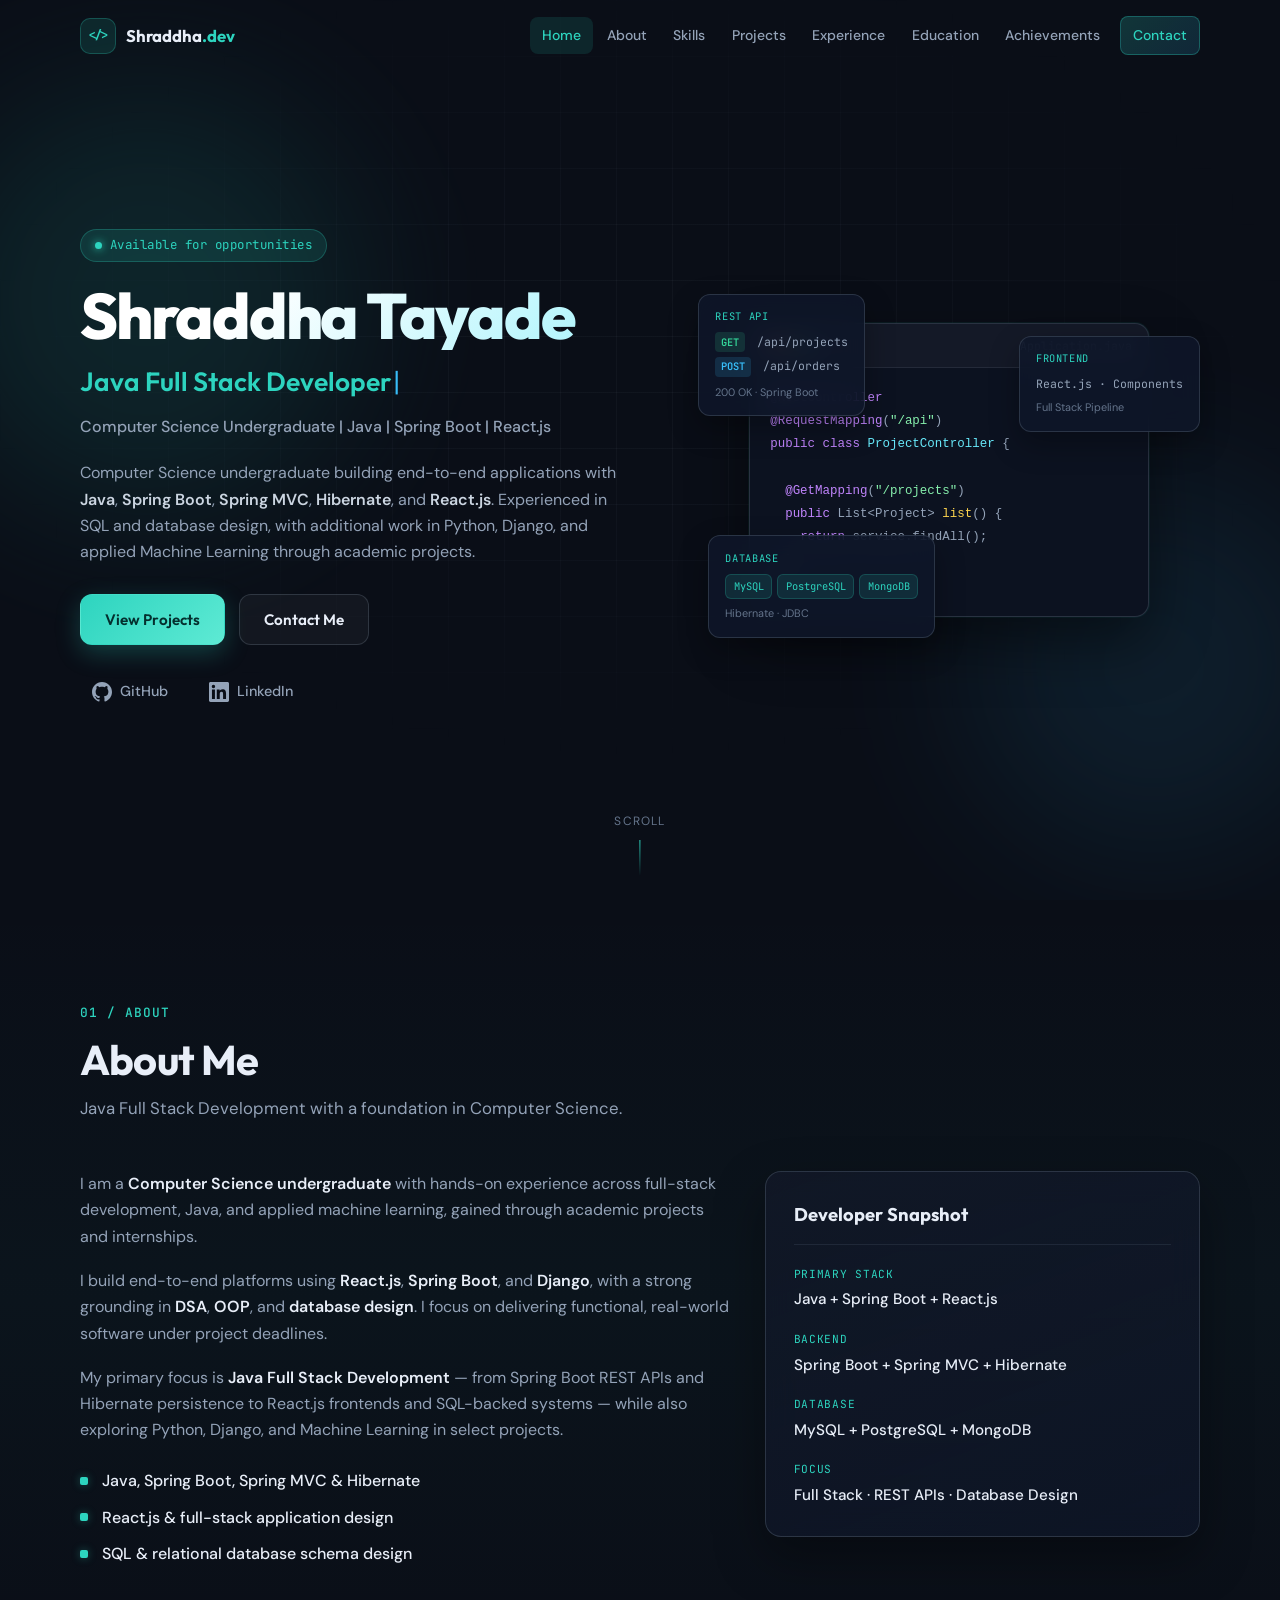
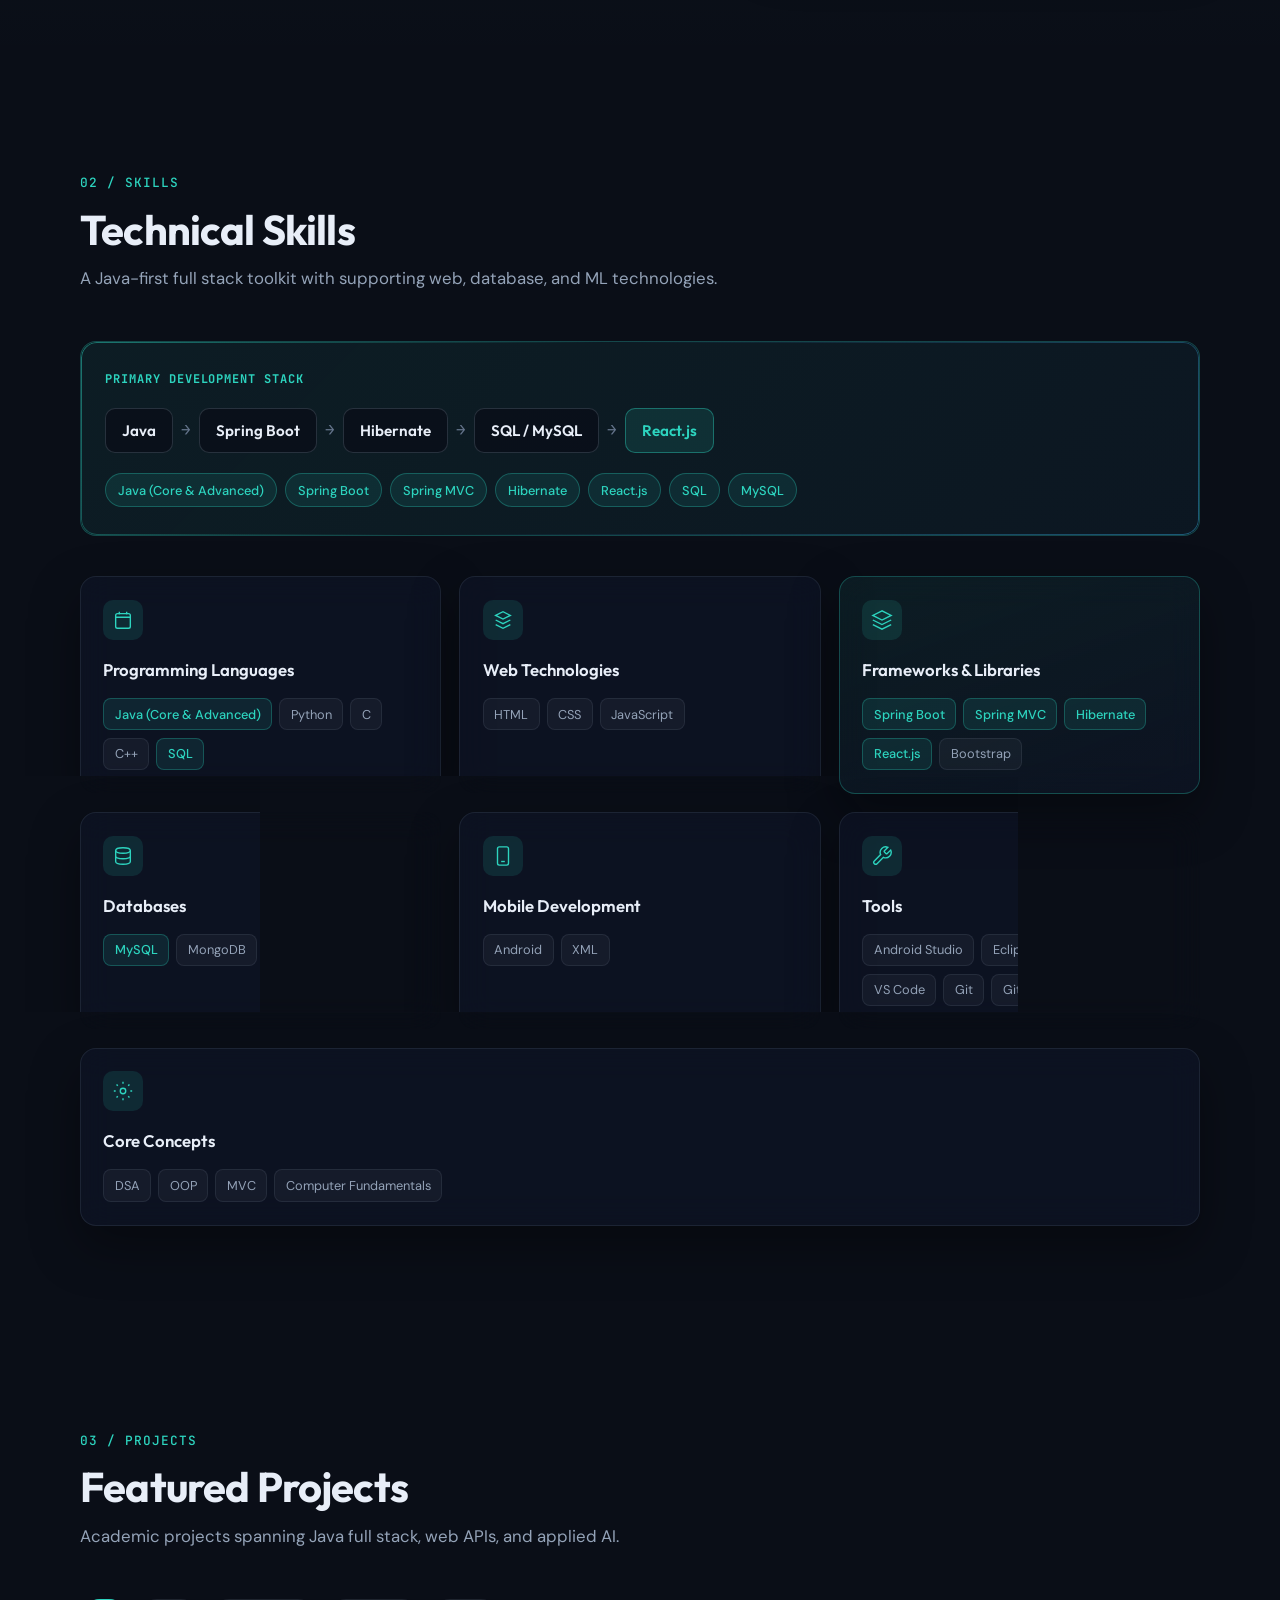
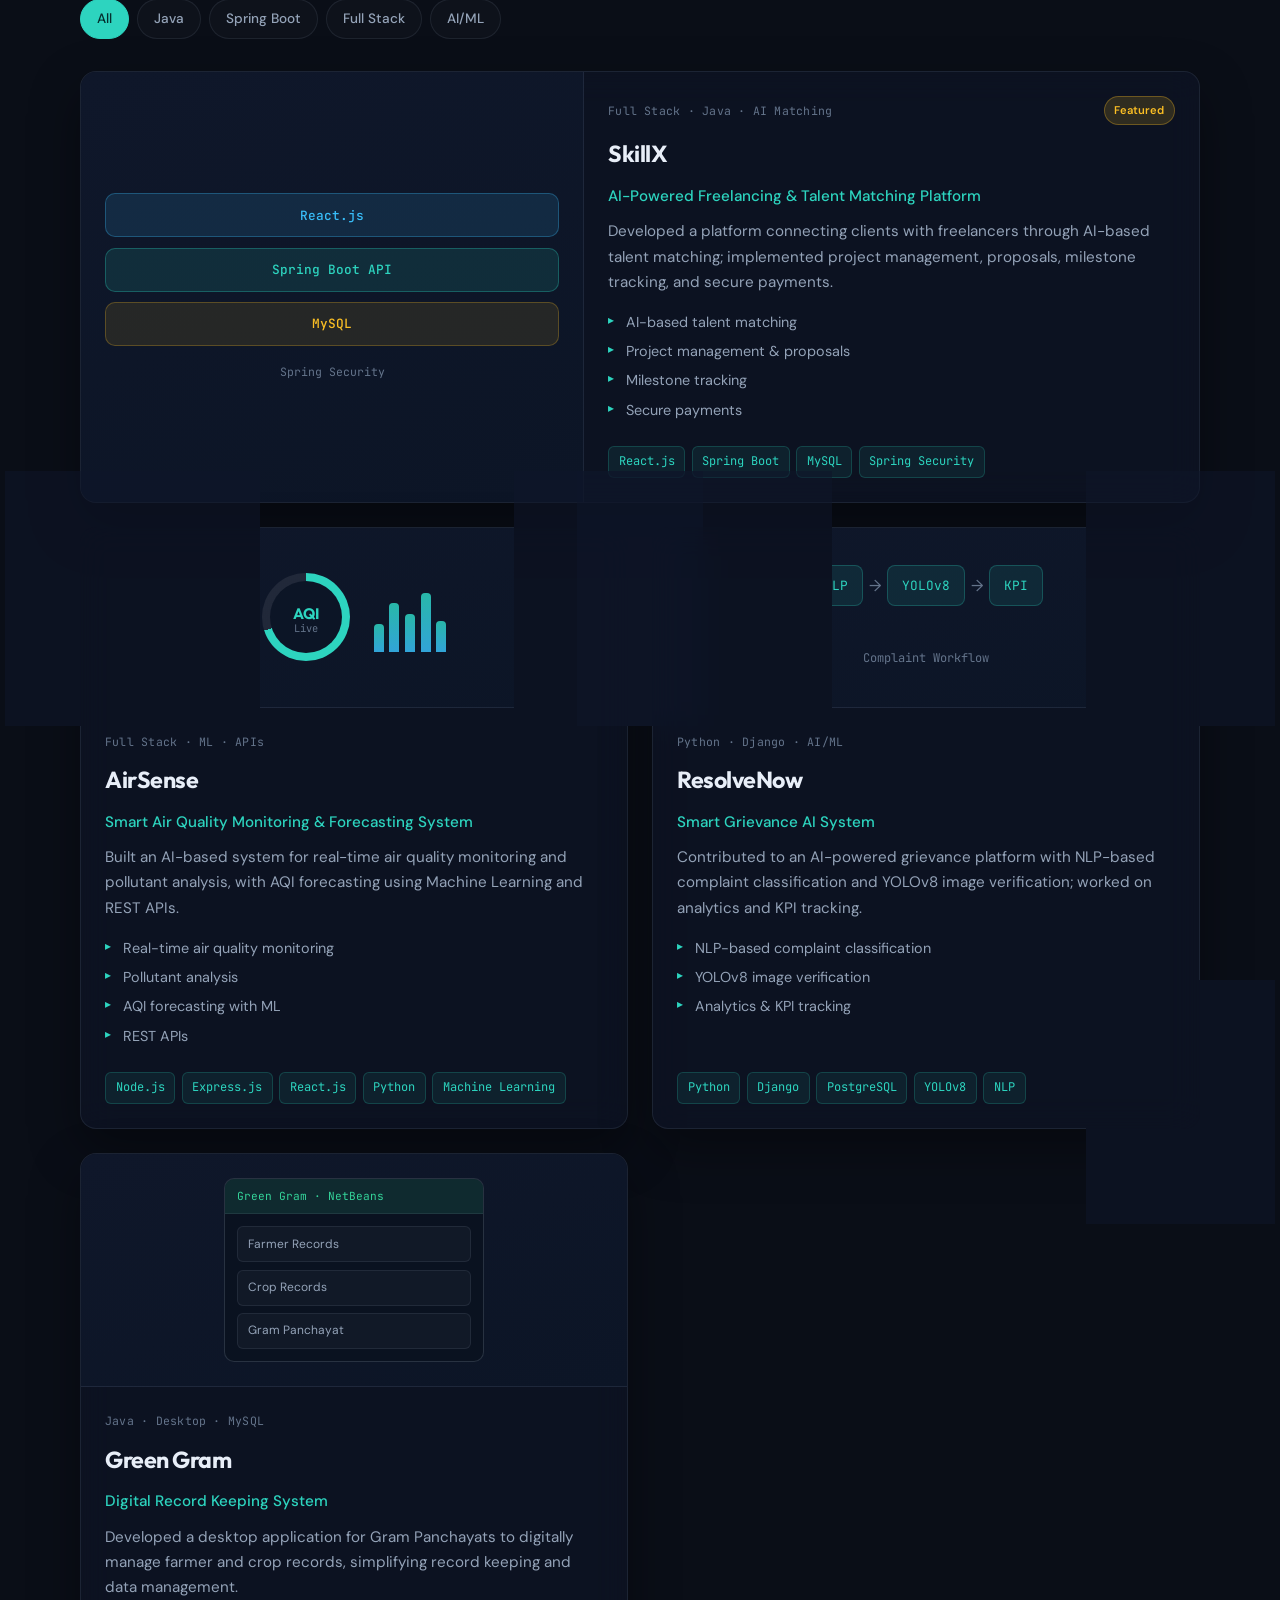
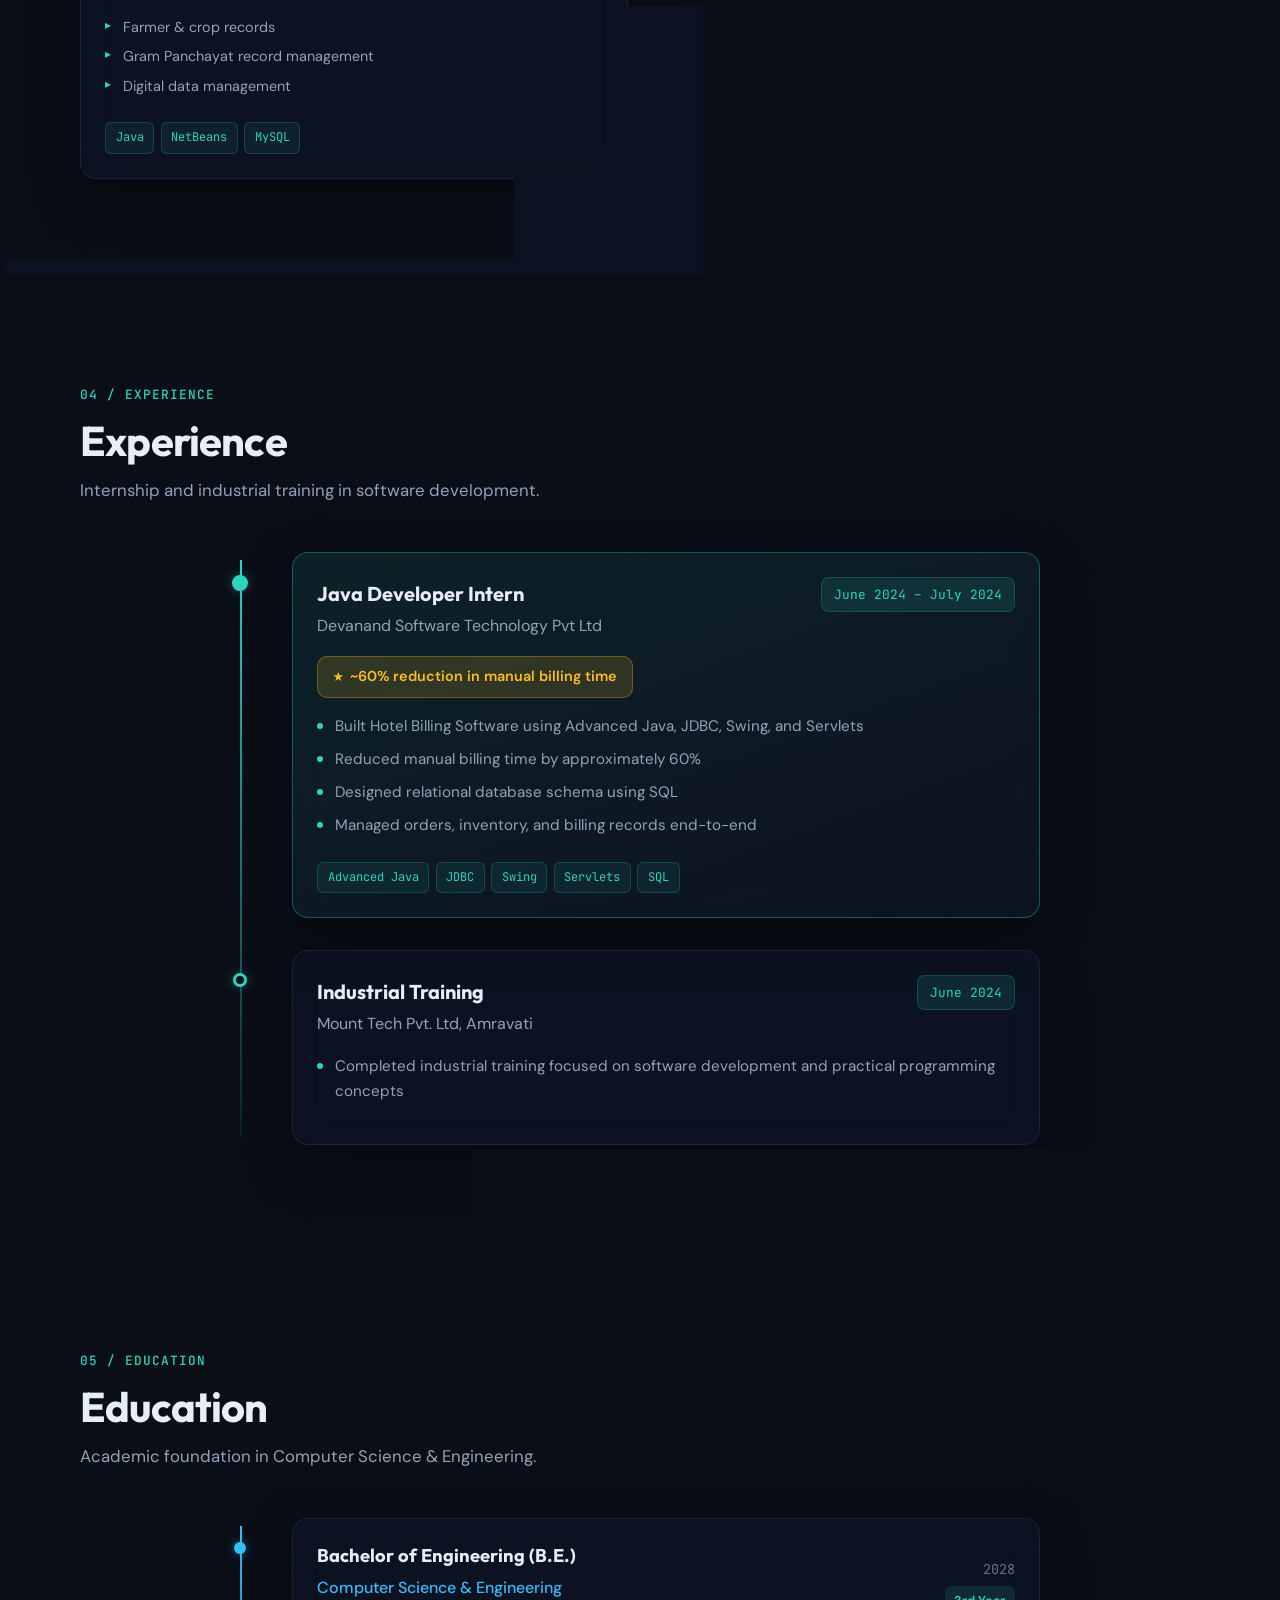
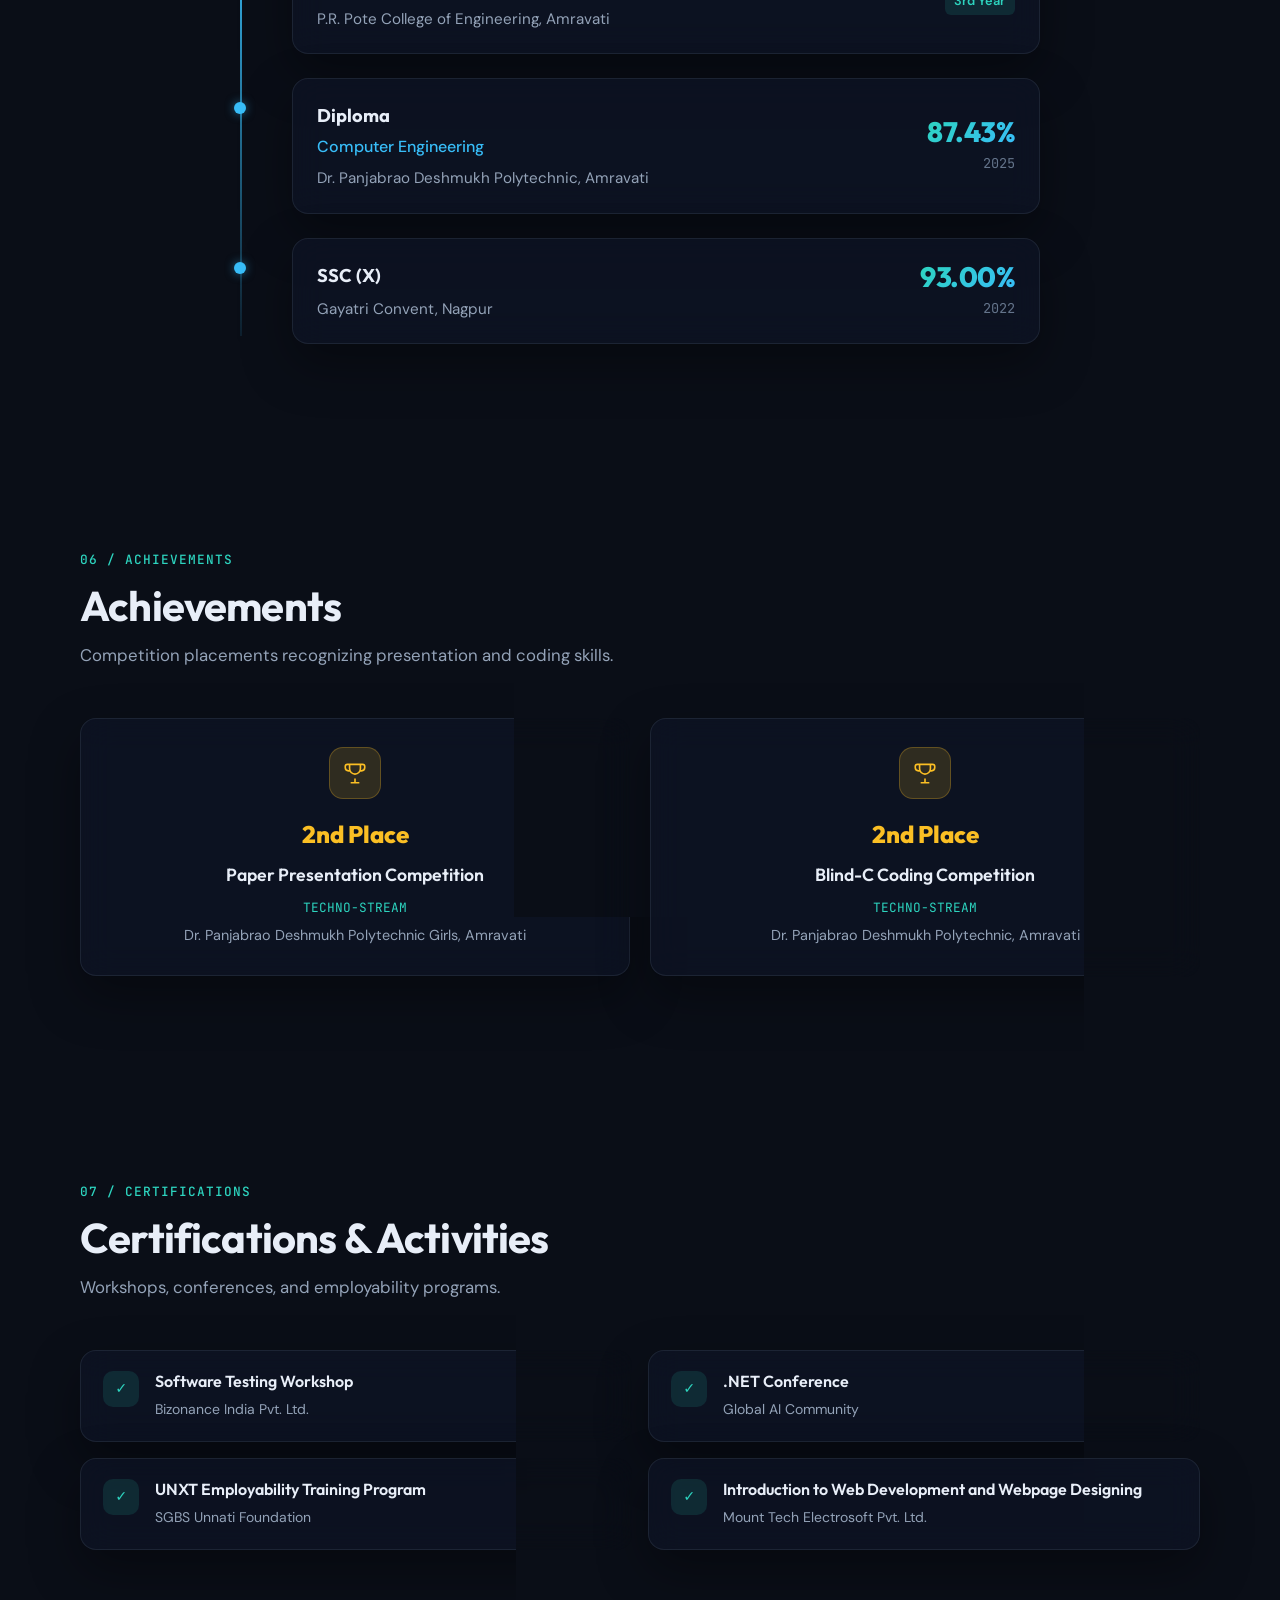
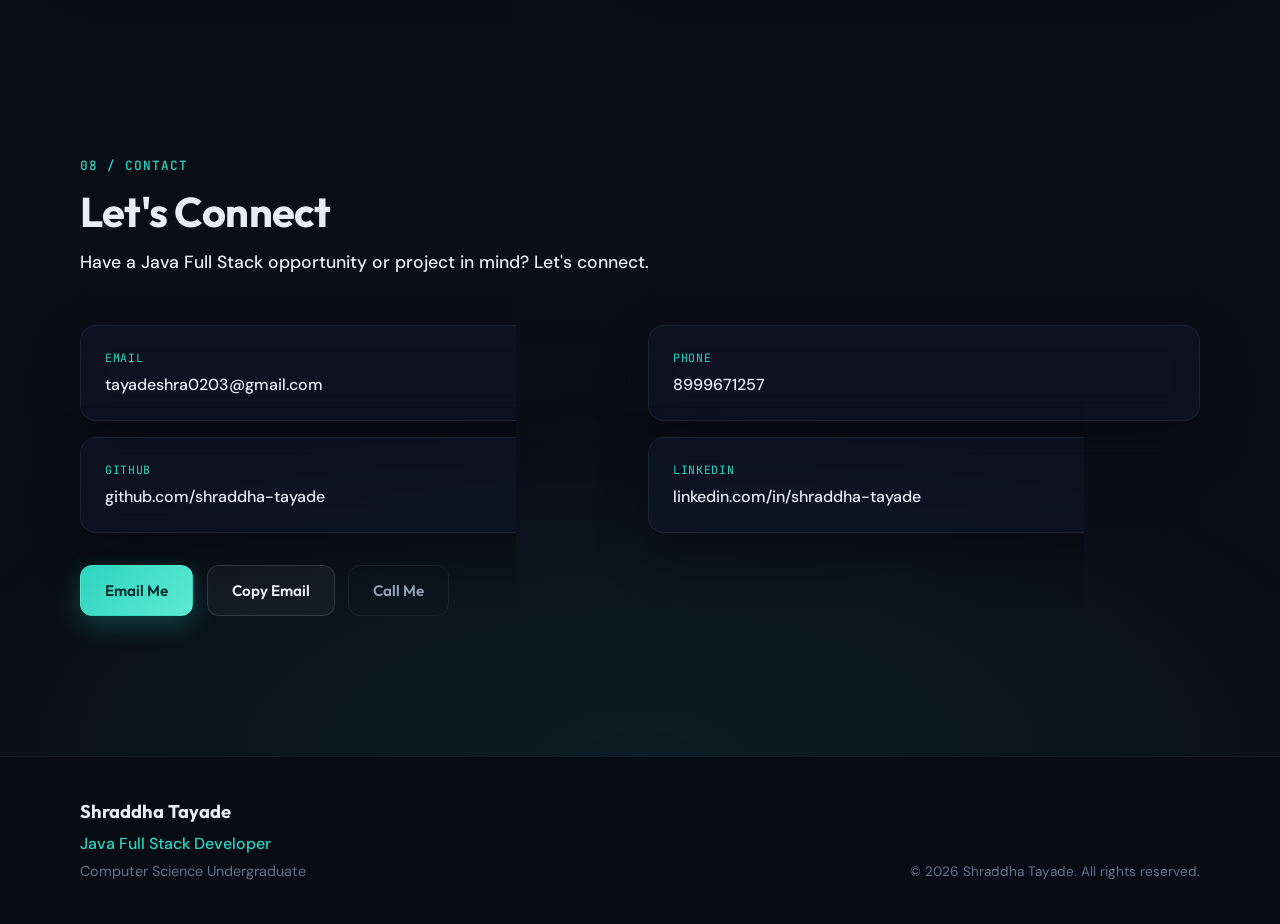
<file: portfolio/index.html>
<!DOCTYPE html>
<html lang="en">
<head>
  <meta charset="UTF-8" />
  <meta name="viewport" content="width=device-width, initial-scale=1.0" />
  <title>Shraddha Tayade | Java Full Stack Developer</title>
  <meta name="description" content="Shraddha Tayade — Computer Science undergraduate focused on Java Full Stack Development with experience in Java, Spring Boot, React.js, databases, and applied ML projects." />
  <meta name="author" content="Shraddha Tayade" />
  <meta name="keywords" content="Java Full Stack Developer, Spring Boot, React.js, Hibernate, MySQL, Shraddha Tayade, Computer Science" />

  <!-- Open Graph -->
  <meta property="og:type" content="website" />
  <meta property="og:title" content="Shraddha Tayade | Java Full Stack Developer" />
  <meta property="og:description" content="Computer Science undergraduate specializing in Java Full Stack Development — Spring Boot, React.js, Hibernate, and SQL." />
  <meta property="og:locale" content="en_IN" />

  <meta name="theme-color" content="#0a0e17" />
  <link rel="preconnect" href="https://fonts.googleapis.com" />
  <link rel="preconnect" href="https://fonts.gstatic.com" crossorigin />
  <link href="https://fonts.googleapis.com/css2?family=DM+Sans:ital,opsz,wght@0,9..40,400;0,9..40,500;0,9..40,600;0,9..40,700;1,9..40,400&family=JetBrains+Mono:wght@400;500;600&family=Outfit:wght@400;500;600;700;800&display=swap" rel="stylesheet" />
  <link rel="stylesheet" href="style.css" />
</head>
<body>
  <!-- Scroll progress -->
  <div class="scroll-progress" id="scroll-progress" role="presentation" aria-hidden="true"></div>

  <!-- Navigation -->
  <header class="navbar" id="navbar">
    <div class="container nav-inner">
      <a href="#home" class="nav-logo" aria-label="Shraddha Tayade — Home">
        <span class="logo-mark" aria-hidden="true">&lt;/&gt;</span>
        <span class="logo-text">Shraddha<span class="logo-accent">.dev</span></span>
      </a>

      <button class="nav-toggle" id="nav-toggle" aria-label="Open navigation menu" aria-expanded="false" aria-controls="nav-menu">
        <span class="hamburger" aria-hidden="true"></span>
      </button>

      <nav class="nav-menu" id="nav-menu" aria-label="Primary">
        <ul class="nav-list">
          <li><a href="#home" class="nav-link active" data-section="home">Home</a></li>
          <li><a href="#about" class="nav-link" data-section="about">About</a></li>
          <li><a href="#skills" class="nav-link" data-section="skills">Skills</a></li>
          <li><a href="#projects" class="nav-link" data-section="projects">Projects</a></li>
          <li><a href="#experience" class="nav-link" data-section="experience">Experience</a></li>
          <li><a href="#education" class="nav-link" data-section="education">Education</a></li>
          <li><a href="#achievements" class="nav-link" data-section="achievements">Achievements</a></li>
          <li><a href="#contact" class="nav-link nav-cta" data-section="contact">Contact</a></li>
        </ul>
      </nav>
    </div>
  </header>

  <main>
    <!-- ========== HERO ========== -->
    <section class="hero" id="home" aria-labelledby="hero-name">
      <div class="hero-bg" aria-hidden="true">
        <div class="grid-overlay"></div>
        <div class="hero-glow hero-glow--1"></div>
        <div class="hero-glow hero-glow--2"></div>
      </div>

      <div class="container hero-grid">
        <div class="hero-content">
          <p class="hero-eyebrow reveal">Available for opportunities</p>
          <h1 id="hero-name" class="hero-name reveal">Shraddha Tayade</h1>
          <h2 class="hero-title reveal">
            <span class="typing-target" id="typing-target">Java Full Stack Developer</span>
            <span class="typing-cursor" aria-hidden="true">|</span>
          </h2>
          <p class="hero-subtitle reveal">Computer Science Undergraduate | Java | Spring Boot | React.js</p>
          <p class="hero-desc reveal">
            Computer Science undergraduate building end-to-end applications with
            <strong>Java</strong>, <strong>Spring Boot</strong>, <strong>Spring MVC</strong>,
            <strong>Hibernate</strong>, and <strong>React.js</strong>. Experienced in SQL and
            database design, with additional work in Python, Django, and applied Machine Learning through academic projects.
          </p>

          <div class="hero-actions reveal">
            <a href="#projects" class="btn btn-primary">View Projects</a>
            <a href="#contact" class="btn btn-secondary">Contact Me</a>
          </div>

          <div class="hero-social reveal">
            <a href="https://github.com/shraddha-tayade" class="social-link" target="_blank" rel="noopener noreferrer" aria-label="GitHub profile">
              <svg width="20" height="20" viewBox="0 0 24 24" fill="currentColor" aria-hidden="true"><path d="M12 0C5.37 0 0 5.37 0 12c0 5.3 3.438 9.8 8.205 11.387.6.113.82-.26.82-.577 0-.285-.01-1.04-.015-2.04-3.338.724-4.042-1.61-4.042-1.61-.546-1.387-1.333-1.756-1.333-1.756-1.09-.745.083-.73.083-.73 1.205.085 1.84 1.237 1.84 1.237 1.07 1.834 2.807 1.304 3.492.997.108-.775.418-1.305.76-1.605-2.665-.303-5.466-1.332-5.466-5.93 0-1.31.468-2.38 1.236-3.22-.124-.303-.535-1.524.117-3.176 0 0 1.008-.322 3.3 1.23.96-.267 1.98-.4 3-.405 1.02.005 2.04.138 3 .405 2.29-1.552 3.297-1.23 3.297-1.23.653 1.653.242 2.874.118 3.176.77.84 1.235 1.91 1.235 3.22 0 4.61-2.807 5.624-5.48 5.92.43.37.823 1.102.823 2.222 0 1.606-.015 2.896-.015 3.286 0 .32.216.694.825.576C20.565 21.796 24 17.297 24 12c0-6.63-5.37-12-12-12z"/></svg>
              <span>GitHub</span>
            </a>
            <a href="https://www.linkedin.com/in/shraddha-tayade-072aab337/" class="social-link" target="_blank" rel="noopener noreferrer" aria-label="LinkedIn profile">
              <svg width="20" height="20" viewBox="0 0 24 24" fill="currentColor" aria-hidden="true"><path d="M20.447 20.452h-3.554v-5.569c0-1.328-.027-3.037-1.852-3.037-1.853 0-2.136 1.445-2.136 2.939v5.667H9.351V9h3.414v1.561h.046c.477-.9 1.637-1.85 3.37-1.85 3.601 0 4.267 2.37 4.267 5.455v6.286zM5.337 7.433a2.062 2.062 0 01-2.063-2.065 2.064 2.064 0 112.063 2.065zm1.782 13.019H3.555V9h3.564v11.452zM22.225 0H1.771C.792 0 0 .774 0 1.729v20.542C0 23.227.792 24 1.771 24h20.451C23.2 24 24 23.227 24 22.271V1.729C24 .774 23.2 0 22.222 0h.003z"/></svg>
              <span>LinkedIn</span>
            </a>
          </div>
        </div>

        <!-- Hero visual: terminal + architecture -->
        <div class="hero-visual reveal" aria-hidden="true">
          <div class="arch-card arch-card--api float-a">
            <div class="arch-label">REST API</div>
            <div class="arch-line"><span class="method get">GET</span> /api/projects</div>
            <div class="arch-line"><span class="method post">POST</span> /api/orders</div>
            <div class="arch-status">200 OK · Spring Boot</div>
          </div>

          <div class="terminal-card">
            <div class="terminal-bar">
              <span class="dot red"></span>
              <span class="dot yellow"></span>
              <span class="dot green"></span>
              <span class="terminal-title">Application.java</span>
            </div>
            <pre class="terminal-body"><code><span class="code-kw">@RestController</span>
<span class="code-kw">@RequestMapping</span>(<span class="code-str">"/api"</span>)
<span class="code-kw">public class</span> <span class="code-class">ProjectController</span> {

  <span class="code-kw">@GetMapping</span>(<span class="code-str">"/projects"</span>)
  <span class="code-kw">public</span> List&lt;Project&gt; <span class="code-fn">list</span>() {
    <span class="code-kw">return</span> service.findAll();
  }
}</code></pre>
          </div>

          <div class="arch-card arch-card--db float-b">
            <div class="arch-label">Database</div>
            <div class="db-nodes">
              <span class="db-node">MySQL</span>
              <span class="db-node">PostgreSQL</span>
              <span class="db-node">MongoDB</span>
            </div>
            <div class="arch-status">Hibernate · JDBC</div>
          </div>

          <div class="arch-card arch-card--fe float-c">
            <div class="arch-label">Frontend</div>
            <div class="arch-line">React.js · Components</div>
            <div class="arch-status">Full Stack Pipeline</div>
          </div>
        </div>
      </div>

      <a href="#about" class="scroll-hint" aria-label="Scroll to About section">
        <span class="scroll-hint-text">Scroll</span>
        <span class="scroll-hint-line" aria-hidden="true"></span>
      </a>
    </section>

    <!-- ========== ABOUT ========== -->
    <section class="section about" id="about" aria-labelledby="about-heading">
      <div class="container">
        <header class="section-header reveal">
          <p class="section-number">01 / ABOUT</p>
          <h2 id="about-heading" class="section-title">About Me</h2>
          <p class="section-lead">Java Full Stack Development with a foundation in Computer Science.</p>
        </header>

        <div class="about-grid">
          <div class="about-copy reveal">
            <p>
              I am a <strong>Computer Science undergraduate</strong> with hands-on experience across
              full-stack development, Java, and applied machine learning, gained through academic
              projects and internships.
            </p>
            <p>
              I build end-to-end platforms using <strong>React.js</strong>, <strong>Spring Boot</strong>,
              and <strong>Django</strong>, with a strong grounding in <strong>DSA</strong>,
              <strong>OOP</strong>, and <strong>database design</strong>. I focus on delivering
              functional, real-world software under project deadlines.
            </p>
            <p>
              My primary focus is <strong>Java Full Stack Development</strong> — from Spring Boot REST APIs
              and Hibernate persistence to React.js frontends and SQL-backed systems — while also
              exploring Python, Django, and Machine Learning in select projects.
            </p>
            <ul class="about-highlights">
              <li>Java, Spring Boot, Spring MVC &amp; Hibernate</li>
              <li>React.js &amp; full-stack application design</li>
              <li>SQL &amp; relational database schema design</li>
            </ul>
          </div>

          <aside class="snapshot-card glass reveal" aria-label="Developer Snapshot">
            <h3 class="snapshot-title">Developer Snapshot</h3>
            <dl class="snapshot-list">
              <div class="snapshot-item">
                <dt>Primary Stack</dt>
                <dd>Java + Spring Boot + React.js</dd>
              </div>
              <div class="snapshot-item">
                <dt>Backend</dt>
                <dd>Spring Boot + Spring MVC + Hibernate</dd>
              </div>
              <div class="snapshot-item">
                <dt>Database</dt>
                <dd>MySQL + PostgreSQL + MongoDB</dd>
              </div>
              <div class="snapshot-item">
                <dt>Focus</dt>
                <dd>Full Stack · REST APIs · Database Design</dd>
              </div>
            </dl>
          </aside>
        </div>
      </div>
    </section>

    <!-- ========== SKILLS ========== -->
    <section class="section skills" id="skills" aria-labelledby="skills-heading">
      <div class="container">
        <header class="section-header reveal">
          <p class="section-number">02 / SKILLS</p>
          <h2 id="skills-heading" class="section-title">Technical Skills</h2>
          <p class="section-lead">A Java-first full stack toolkit with supporting web, database, and ML technologies.</p>
        </header>

        <!-- Primary stack highlight -->
        <div class="primary-stack reveal" aria-label="Primary Development Stack">
          <h3 class="primary-stack-label">Primary Development Stack</h3>
          <div class="stack-flow" role="list">
            <span class="stack-node" role="listitem">Java</span>
            <span class="stack-arrow" aria-hidden="true">→</span>
            <span class="stack-node" role="listitem">Spring Boot</span>
            <span class="stack-arrow" aria-hidden="true">→</span>
            <span class="stack-node" role="listitem">Hibernate</span>
            <span class="stack-arrow" aria-hidden="true">→</span>
            <span class="stack-node" role="listitem">SQL / MySQL</span>
            <span class="stack-arrow" aria-hidden="true">→</span>
            <span class="stack-node accent" role="listitem">React.js</span>
          </div>
          <div class="primary-badges">
            <span class="tech-badge featured">Java (Core &amp; Advanced)</span>
            <span class="tech-badge featured">Spring Boot</span>
            <span class="tech-badge featured">Spring MVC</span>
            <span class="tech-badge featured">Hibernate</span>
            <span class="tech-badge featured">React.js</span>
            <span class="tech-badge featured">SQL</span>
            <span class="tech-badge featured">MySQL</span>
          </div>
        </div>

        <div class="skills-grid">
          <article class="skill-card glass reveal">
            <div class="skill-icon" aria-hidden="true">
              <svg viewBox="0 0 24 24" fill="none" stroke="currentColor" stroke-width="1.5"><path d="M8 3v3M16 3v3M4 9h16M6 21h12a2 2 0 002-2V7a2 2 0 00-2-2H6a2 2 0 00-2 2v12a2 2 0 002 2z"/></svg>
            </div>
            <h3 class="skill-card-title">Programming Languages</h3>
            <ul class="skill-tags">
              <li class="tag primary">Java (Core &amp; Advanced)</li>
              <li class="tag">Python</li>
              <li class="tag">C</li>
              <li class="tag">C++</li>
              <li class="tag primary">SQL</li>
            </ul>
          </article>

          <article class="skill-card glass reveal">
            <div class="skill-icon" aria-hidden="true">
              <svg viewBox="0 0 24 24" fill="none" stroke="currentColor" stroke-width="1.5"><path d="M4 7l8-4 8 4-8 4-8-4zM4 12l8 4 8-4M4 17l8 4 8-4"/></svg>
            </div>
            <h3 class="skill-card-title">Web Technologies</h3>
            <ul class="skill-tags">
              <li class="tag">HTML</li>
              <li class="tag">CSS</li>
              <li class="tag">JavaScript</li>
            </ul>
          </article>

          <article class="skill-card glass skill-card--emphasis reveal">
            <div class="skill-icon" aria-hidden="true">
              <svg viewBox="0 0 24 24" fill="none" stroke="currentColor" stroke-width="1.5"><path d="M12 2L2 7l10 5 10-5-10-5zM2 17l10 5 10-5M2 12l10 5 10-5"/></svg>
            </div>
            <h3 class="skill-card-title">Frameworks &amp; Libraries</h3>
            <ul class="skill-tags">
              <li class="tag primary">Spring Boot</li>
              <li class="tag primary">Spring MVC</li>
              <li class="tag primary">Hibernate</li>
              <li class="tag primary">React.js</li>
              <li class="tag">Bootstrap</li>
            </ul>
          </article>

          <article class="skill-card glass reveal">
            <div class="skill-icon" aria-hidden="true">
              <svg viewBox="0 0 24 24" fill="none" stroke="currentColor" stroke-width="1.5"><ellipse cx="12" cy="6" rx="8" ry="3"/><path d="M4 6v6c0 1.66 3.58 3 8 3s8-1.34 8-3V6M4 12v6c0 1.66 3.58 3 8 3s8-1.34 8-3v-6"/></svg>
            </div>
            <h3 class="skill-card-title">Databases</h3>
            <ul class="skill-tags">
              <li class="tag primary">MySQL</li>
              <li class="tag">MongoDB</li>
              <li class="tag">PostgreSQL</li>
            </ul>
          </article>

          <article class="skill-card glass reveal">
            <div class="skill-icon" aria-hidden="true">
              <svg viewBox="0 0 24 24" fill="none" stroke="currentColor" stroke-width="1.5"><rect x="6" y="2" width="12" height="20" rx="2"/><path d="M10 18h4"/></svg>
            </div>
            <h3 class="skill-card-title">Mobile Development</h3>
            <ul class="skill-tags">
              <li class="tag">Android</li>
              <li class="tag">XML</li>
            </ul>
          </article>

          <article class="skill-card glass reveal">
            <div class="skill-icon" aria-hidden="true">
              <svg viewBox="0 0 24 24" fill="none" stroke="currentColor" stroke-width="1.5"><path d="M14.7 6.3a1 1 0 000 1.4l1.6 1.6a1 1 0 001.4 0l3.77-3.77a6 6 0 01-7.94 7.94l-6.91 6.91a2.12 2.12 0 01-3-3l6.91-6.91a6 6 0 017.94-7.94l-3.76 3.76z"/></svg>
            </div>
            <h3 class="skill-card-title">Tools</h3>
            <ul class="skill-tags">
              <li class="tag">Android Studio</li>
              <li class="tag">Eclipse</li>
              <li class="tag">NetBeans</li>
              <li class="tag">VS Code</li>
              <li class="tag">Git</li>
              <li class="tag">GitHub</li>
              <li class="tag">Postman</li>
            </ul>
          </article>

          <article class="skill-card glass reveal skill-card--wide">
            <div class="skill-icon" aria-hidden="true">
              <svg viewBox="0 0 24 24" fill="none" stroke="currentColor" stroke-width="1.5"><circle cx="12" cy="12" r="3"/><path d="M12 2v2M12 20v2M4.93 4.93l1.41 1.41M17.66 17.66l1.41 1.41M2 12h2M20 12h2M4.93 19.07l1.41-1.41M17.66 6.34l1.41-1.41"/></svg>
            </div>
            <h3 class="skill-card-title">Core Concepts</h3>
            <ul class="skill-tags">
              <li class="tag">DSA</li>
              <li class="tag">OOP</li>
              <li class="tag">MVC</li>
              <li class="tag">Computer Fundamentals</li>
            </ul>
          </article>
        </div>
      </div>
    </section>

    <!-- ========== PROJECTS ========== -->
    <section class="section projects" id="projects" aria-labelledby="projects-heading">
      <div class="container">
        <header class="section-header reveal">
          <p class="section-number">03 / PROJECTS</p>
          <h2 id="projects-heading" class="section-title">Featured Projects</h2>
          <p class="section-lead">Academic projects spanning Java full stack, web APIs, and applied AI.</p>
        </header>

        <div class="project-filters reveal" role="group" aria-label="Filter projects by category">
          <button class="filter-btn active" data-filter="all" type="button">All</button>
          <button class="filter-btn" data-filter="java" type="button">Java</button>
          <button class="filter-btn" data-filter="spring" type="button">Spring Boot</button>
          <button class="filter-btn" data-filter="fullstack" type="button">Full Stack</button>
          <button class="filter-btn" data-filter="aiml" type="button">AI/ML</button>
        </div>

        <div class="projects-grid" id="projects-grid">
          <!-- SkillX — featured -->
          <article
            class="project-card glass featured reveal"
            data-categories="java spring fullstack aiml"
            aria-labelledby="project-skillx"
          >
            <div class="project-visual project-visual--skillx" aria-hidden="true">
              <div class="pv-layer pv-fe">React.js</div>
              <div class="pv-layer pv-api">Spring Boot API</div>
              <div class="pv-layer pv-db">MySQL</div>
              <div class="pv-secure">Spring Security</div>
            </div>
            <div class="project-body">
              <div class="project-meta">
                <span class="project-category">Full Stack · Java · AI Matching</span>
                <span class="project-badge">Featured</span>
              </div>
              <h3 id="project-skillx" class="project-name">SkillX</h3>
              <p class="project-tagline">AI-Powered Freelancing &amp; Talent Matching Platform</p>
              <p class="project-desc">
                Developed a platform connecting clients with freelancers through AI-based talent matching;
                implemented project management, proposals, milestone tracking, and secure payments.
              </p>
              <ul class="project-features">
                <li>AI-based talent matching</li>
                <li>Project management &amp; proposals</li>
                <li>Milestone tracking</li>
                <li>Secure payments</li>
              </ul>
              <ul class="project-tech">
                <li>React.js</li>
                <li>Spring Boot</li>
                <li>MySQL</li>
                <li>Spring Security</li>
              </ul>
            </div>
          </article>

          <!-- AirSense -->
          <article
            class="project-card glass reveal"
            data-categories="fullstack aiml"
            aria-labelledby="project-airsense"
          >
            <div class="project-visual project-visual--airsense" aria-hidden="true">
              <div class="aqi-ring">
                <span class="aqi-value">AQI</span>
                <span class="aqi-label">Live</span>
              </div>
              <div class="aqi-bars">
                <span style="--h:40%"></span>
                <span style="--h:70%"></span>
                <span style="--h:55%"></span>
                <span style="--h:85%"></span>
                <span style="--h:45%"></span>
              </div>
            </div>
            <div class="project-body">
              <div class="project-meta">
                <span class="project-category">Full Stack · ML · APIs</span>
              </div>
              <h3 id="project-airsense" class="project-name">AirSense</h3>
              <p class="project-tagline">Smart Air Quality Monitoring &amp; Forecasting System</p>
              <p class="project-desc">
                Built an AI-based system for real-time air quality monitoring and pollutant analysis,
                with AQI forecasting using Machine Learning and REST APIs.
              </p>
              <ul class="project-features">
                <li>Real-time air quality monitoring</li>
                <li>Pollutant analysis</li>
                <li>AQI forecasting with ML</li>
                <li>REST APIs</li>
              </ul>
              <ul class="project-tech">
                <li>Node.js</li>
                <li>Express.js</li>
                <li>React.js</li>
                <li>Python</li>
                <li>Machine Learning</li>
              </ul>
            </div>
          </article>

          <!-- ResolveNow -->
          <article
            class="project-card glass reveal"
            data-categories="aiml"
            aria-labelledby="project-resolvenow"
          >
            <div class="project-visual project-visual--resolve" aria-hidden="true">
              <div class="rv-flow">
                <span class="rv-step">NLP</span>
                <span class="rv-arrow">→</span>
                <span class="rv-step">YOLOv8</span>
                <span class="rv-arrow">→</span>
                <span class="rv-step">KPI</span>
              </div>
              <div class="rv-label">Complaint Workflow</div>
            </div>
            <div class="project-body">
              <div class="project-meta">
                <span class="project-category">Python · Django · AI/ML</span>
              </div>
              <h3 id="project-resolvenow" class="project-name">ResolveNow</h3>
              <p class="project-tagline">Smart Grievance AI System</p>
              <p class="project-desc">
                Contributed to an AI-powered grievance platform with NLP-based complaint classification
                and YOLOv8 image verification; worked on analytics and KPI tracking.
              </p>
              <ul class="project-features">
                <li>NLP-based complaint classification</li>
                <li>YOLOv8 image verification</li>
                <li>Analytics &amp; KPI tracking</li>
              </ul>
              <ul class="project-tech">
                <li>Python</li>
                <li>Django</li>
                <li>PostgreSQL</li>
                <li>YOLOv8</li>
                <li>NLP</li>
              </ul>
            </div>
          </article>

          <!-- Green Gram -->
          <article
            class="project-card glass reveal"
            data-categories="java"
            aria-labelledby="project-greengram"
          >
            <div class="project-visual project-visual--green" aria-hidden="true">
              <div class="gg-window">
                <div class="gg-titlebar">Green Gram · NetBeans</div>
                <div class="gg-rows">
                  <span>Farmer Records</span>
                  <span>Crop Records</span>
                  <span>Gram Panchayat</span>
                </div>
              </div>
            </div>
            <div class="project-body">
              <div class="project-meta">
                <span class="project-category">Java · Desktop · MySQL</span>
              </div>
              <h3 id="project-greengram" class="project-name">Green Gram</h3>
              <p class="project-tagline">Digital Record Keeping System</p>
              <p class="project-desc">
                Developed a desktop application for Gram Panchayats to digitally manage farmer and crop
                records, simplifying record keeping and data management.
              </p>
              <ul class="project-features">
                <li>Farmer &amp; crop records</li>
                <li>Gram Panchayat record management</li>
                <li>Digital data management</li>
              </ul>
              <ul class="project-tech">
                <li>Java</li>
                <li>NetBeans</li>
                <li>MySQL</li>
              </ul>
            </div>
          </article>
        </div>
      </div>
    </section>

    <!-- ========== EXPERIENCE ========== -->
    <section class="section experience" id="experience" aria-labelledby="experience-heading">
      <div class="container">
        <header class="section-header reveal">
          <p class="section-number">04 / EXPERIENCE</p>
          <h2 id="experience-heading" class="section-title">Experience</h2>
          <p class="section-lead">Internship and industrial training in software development.</p>
        </header>

        <ol class="timeline">
          <li class="timeline-item featured reveal">
            <div class="timeline-marker" aria-hidden="true"></div>
            <article class="timeline-card glass">
              <div class="timeline-top">
                <div>
                  <h3 class="timeline-role">Java Developer Intern</h3>
                  <p class="timeline-org">Devanand Software Technology Pvt Ltd</p>
                </div>
                <time class="timeline-date" datetime="2024-06">June 2024 – July 2024</time>
              </div>
              <p class="impact-pill" aria-label="Key impact">
                ~60% reduction in manual billing time
              </p>
              <ul class="timeline-points">
                <li>Built Hotel Billing Software using Advanced Java, JDBC, Swing, and Servlets</li>
                <li>Reduced manual billing time by approximately 60%</li>
                <li>Designed relational database schema using SQL</li>
                <li>Managed orders, inventory, and billing records end-to-end</li>
              </ul>
              <ul class="project-tech">
                <li>Advanced Java</li>
                <li>JDBC</li>
                <li>Swing</li>
                <li>Servlets</li>
                <li>SQL</li>
              </ul>
            </article>
          </li>

          <li class="timeline-item reveal">
            <div class="timeline-marker" aria-hidden="true"></div>
            <article class="timeline-card glass">
              <div class="timeline-top">
                <div>
                  <h3 class="timeline-role">Industrial Training</h3>
                  <p class="timeline-org">Mount Tech Pvt. Ltd, Amravati</p>
                </div>
                <time class="timeline-date" datetime="2024-06">June 2024</time>
              </div>
              <ul class="timeline-points">
                <li>Completed industrial training focused on software development and practical programming concepts</li>
              </ul>
            </article>
          </li>
        </ol>
      </div>
    </section>

    <!-- ========== EDUCATION ========== -->
    <section class="section education" id="education" aria-labelledby="education-heading">
      <div class="container">
        <header class="section-header reveal">
          <p class="section-number">05 / EDUCATION</p>
          <h2 id="education-heading" class="section-title">Education</h2>
          <p class="section-lead">Academic foundation in Computer Science &amp; Engineering.</p>
        </header>

        <ol class="edu-timeline">
          <li class="edu-item reveal">
            <div class="edu-marker" aria-hidden="true"></div>
            <article class="edu-card glass">
              <div class="edu-main">
                <h3 class="edu-degree">Bachelor of Engineering (B.E.)</h3>
                <p class="edu-field">Computer Science &amp; Engineering</p>
                <p class="edu-school">P.R. Pote College of Engineering, Amravati</p>
              </div>
              <div class="edu-meta">
                <span class="edu-year">2028</span>
                <span class="edu-status">3rd Year</span>
              </div>
            </article>
          </li>

          <li class="edu-item reveal">
            <div class="edu-marker" aria-hidden="true"></div>
            <article class="edu-card glass">
              <div class="edu-main">
                <h3 class="edu-degree">Diploma</h3>
                <p class="edu-field">Computer Engineering</p>
                <p class="edu-school">Dr. Panjabrao Deshmukh Polytechnic, Amravati</p>
              </div>
              <div class="edu-meta">
                <span class="edu-score" aria-label="Percentage score">87.43%</span>
                <span class="edu-year">2025</span>
              </div>
            </article>
          </li>

          <li class="edu-item reveal">
            <div class="edu-marker" aria-hidden="true"></div>
            <article class="edu-card glass">
              <div class="edu-main">
                <h3 class="edu-degree">SSC (X)</h3>
                <p class="edu-school">Gayatri Convent, Nagpur</p>
              </div>
              <div class="edu-meta">
                <span class="edu-score" aria-label="Percentage score">93.00%</span>
                <span class="edu-year">2022</span>
              </div>
            </article>
          </li>
        </ol>
      </div>
    </section>

    <!-- ========== ACHIEVEMENTS ========== -->
    <section class="section achievements" id="achievements" aria-labelledby="achievements-heading">
      <div class="container">
        <header class="section-header reveal">
          <p class="section-number">06 / ACHIEVEMENTS</p>
          <h2 id="achievements-heading" class="section-title">Achievements</h2>
          <p class="section-lead">Competition placements recognizing presentation and coding skills.</p>
        </header>

        <div class="achievements-grid">
          <article class="achievement-card glass reveal">
            <div class="trophy" aria-hidden="true">
              <svg viewBox="0 0 24 24" fill="none" stroke="currentColor" stroke-width="1.5"><path d="M8 21h8M12 17v4M7 4h10v4a5 5 0 01-10 0V4zM7 4H5a2 2 0 00-2 2v1a3 3 0 003 3h1M17 4h2a2 2 0 012 2v1a3 3 0 01-3 3h-1"/></svg>
            </div>
            <p class="achievement-place">2nd Place</p>
            <h3 class="achievement-title">Paper Presentation Competition</h3>
            <p class="achievement-event">TECHNO-STREAM</p>
            <p class="achievement-org">Dr. Panjabrao Deshmukh Polytechnic Girls, Amravati</p>
          </article>

          <article class="achievement-card glass reveal">
            <div class="trophy" aria-hidden="true">
              <svg viewBox="0 0 24 24" fill="none" stroke="currentColor" stroke-width="1.5"><path d="M8 21h8M12 17v4M7 4h10v4a5 5 0 01-10 0V4zM7 4H5a2 2 0 00-2 2v1a3 3 0 003 3h1M17 4h2a2 2 0 012 2v1a3 3 0 01-3 3h-1"/></svg>
            </div>
            <p class="achievement-place">2nd Place</p>
            <h3 class="achievement-title">Blind-C Coding Competition</h3>
            <p class="achievement-event">TECHNO-STREAM</p>
            <p class="achievement-org">Dr. Panjabrao Deshmukh Polytechnic, Amravati</p>
          </article>
        </div>
      </div>
    </section>

    <!-- ========== CERTIFICATIONS ========== -->
    <section class="section certifications" id="certifications" aria-labelledby="certifications-heading">
      <div class="container">
        <header class="section-header reveal">
          <p class="section-number">07 / CERTIFICATIONS</p>
          <h2 id="certifications-heading" class="section-title">Certifications &amp; Activities</h2>
          <p class="section-lead">Workshops, conferences, and employability programs.</p>
        </header>

        <div class="certs-grid">
          <article class="cert-card glass reveal">
            <span class="cert-icon" aria-hidden="true">✓</span>
            <h3 class="cert-title">Software Testing Workshop</h3>
            <p class="cert-org">Bizonance India Pvt. Ltd.</p>
          </article>
          <article class="cert-card glass reveal">
            <span class="cert-icon" aria-hidden="true">✓</span>
            <h3 class="cert-title">.NET Conference</h3>
            <p class="cert-org">Global AI Community</p>
          </article>
          <article class="cert-card glass reveal">
            <span class="cert-icon" aria-hidden="true">✓</span>
            <h3 class="cert-title">UNXT Employability Training Program</h3>
            <p class="cert-org">SGBS Unnati Foundation</p>
          </article>
          <article class="cert-card glass reveal">
            <span class="cert-icon" aria-hidden="true">✓</span>
            <h3 class="cert-title">Introduction to Web Development and Webpage Designing</h3>
            <p class="cert-org">Mount Tech Electrosoft Pvt. Ltd.</p>
          </article>
        </div>
      </div>
    </section>

    <!-- ========== CONTACT ========== -->
    <section class="section contact" id="contact" aria-labelledby="contact-heading">
      <div class="container">
        <header class="section-header reveal">
          <p class="section-number">08 / CONTACT</p>
          <h2 id="contact-heading" class="section-title">Let's Connect</h2>
          <p class="section-lead contact-cta-text">
            Have a Java Full Stack opportunity or project in mind? Let's connect.
          </p>
        </header>

        <div class="contact-grid reveal">
          <a class="contact-card glass" href="mailto:tayadeshra0203@gmail.com">
            <span class="contact-label">Email</span>
            <span class="contact-value">tayadeshra0203@gmail.com</span>
          </a>
          <a class="contact-card glass" href="tel:+918999671257">
            <span class="contact-label">Phone</span>
            <span class="contact-value">8999671257</span>
          </a>
          <a class="contact-card glass" href="https://github.com/shraddha-tayade" target="_blank" rel="noopener noreferrer" aria-label="GitHub profile">
            <span class="contact-label">GitHub</span>
            <span class="contact-value">github.com/shraddha-tayade</span>
          </a>
          <a class="contact-card glass" href="https://www.linkedin.com/in/shraddha-tayade-072aab337/" target="_blank" rel="noopener noreferrer" aria-label="LinkedIn profile">
            <span class="contact-label">LinkedIn</span>
            <span class="contact-value">linkedin.com/in/shraddha-tayade</span>
          </a>
        </div>

        <div class="contact-actions reveal">
          <a class="btn btn-primary" href="mailto:tayadeshra0203@gmail.com">Email Me</a>
          <button class="btn btn-secondary" id="copy-email" type="button" data-email="tayadeshra0203@gmail.com">
            Copy Email
          </button>
          <a class="btn btn-ghost" href="tel:+918999671257">Call Me</a>
        </div>
        <p class="copy-feedback" id="copy-feedback" role="status" aria-live="polite"></p>
      </div>
    </section>
  </main>

  <!-- Footer -->
  <footer class="footer">
    <div class="container footer-inner">
      <div class="footer-brand">
        <p class="footer-name">Shraddha Tayade</p>
        <p class="footer-role">Java Full Stack Developer</p>
        <p class="footer-sub">Computer Science Undergraduate</p>
      </div>
      <p class="footer-copy">&copy; <span id="current-year"></span> Shraddha Tayade. All rights reserved.</p>
    </div>
  </footer>

  <!-- Back to top -->
  <button class="back-to-top" id="back-to-top" type="button" aria-label="Back to top">
    <svg width="20" height="20" viewBox="0 0 24 24" fill="none" stroke="currentColor" stroke-width="2" aria-hidden="true"><path d="M18 15l-6-6-6 6"/></svg>
  </button>

  <script src="script.js" defer></script>
</body>
</html>
</file>
<file: style.css>
/* =========================================================
   Shraddha Tayade — Java Full Stack Developer Portfolio
   Premium dark theme · Glassmorphism · Enterprise aesthetic
   ========================================================= */

:root {
  /* Surfaces */
  --bg-deep: #070b14;
  --bg: #0a0e17;
  --bg-elevated: #111827;
  --bg-card: rgba(17, 24, 39, 0.65);
  --bg-card-solid: #121a2b;

  /* Borders & glass */
  --border: rgba(148, 163, 184, 0.12);
  --border-strong: rgba(148, 163, 184, 0.22);
  --glass: rgba(15, 23, 42, 0.55);
  --glass-blur: 16px;

  /* Text */
  --text: #e8eef8;
  --text-muted: #94a3b8;
  --text-dim: #64748b;

  /* Accent — teal/cyan (enterprise backend, not purple) */
  --accent: #2dd4bf;
  --accent-2: #38bdf8;
  --accent-soft: rgba(45, 212, 191, 0.12);
  --accent-glow: rgba(45, 212, 191, 0.35);
  --amber: #fbbf24;
  --amber-soft: rgba(251, 191, 36, 0.15);

  /* Semantic */
  --success: #34d399;
  --danger: #f87171;
  --get: #34d399;
  --post: #38bdf8;

  /* Typography */
  --font-display: "Outfit", system-ui, sans-serif;
  --font-body: "DM Sans", system-ui, sans-serif;
  --font-mono: "JetBrains Mono", ui-monospace, monospace;

  /* Layout */
  --container: 1120px;
  --nav-h: 72px;
  --radius: 16px;
  --radius-sm: 10px;
  --shadow: 0 20px 50px rgba(0, 0, 0, 0.35);
  --shadow-3d: 0 25px 50px rgba(0, 0, 0, 0.45), 0 10px 20px rgba(0, 0, 0, 0.3);
  --transition: 0.25s ease;
  --ease-out: cubic-bezier(0.22, 1, 0.36, 1);

  /* Section spacing */
  --section-y: clamp(4.5rem, 8vw, 7rem);
}

/* Reset */
*,
*::before,
*::after {
  box-sizing: border-box;
  margin: 0;
  padding: 0;
}

html {
  scroll-behavior: smooth;
  scroll-padding-top: var(--nav-h);
}

body {
  font-family: var(--font-body);
  font-size: 1rem;
  line-height: 1.65;
  color: var(--text);
  background: var(--bg);
  overflow-x: hidden;
  -webkit-font-smoothing: antialiased;
  background-image:
    radial-gradient(ellipse 80% 50% at 50% -20%, rgba(45, 212, 191, 0.12), transparent),
    radial-gradient(ellipse 60% 40% at 100% 50%, rgba(56, 189, 248, 0.06), transparent),
    radial-gradient(ellipse 50% 30% at 0% 80%, rgba(45, 212, 191, 0.05), transparent);
  background-attachment: fixed;
}

img,
svg {
  display: block;
  max-width: 100%;
}

a {
  color: inherit;
  text-decoration: none;
}

ul,
ol {
  list-style: none;
}

button {
  font: inherit;
  color: inherit;
  background: none;
  border: none;
  cursor: pointer;
}

strong {
  color: var(--text);
  font-weight: 600;
}

:focus-visible {
  outline: 2px solid var(--accent);
  outline-offset: 3px;
}

.container {
  width: min(100% - 2.5rem, var(--container));
  margin-inline: auto;
}

/* ---------- Scroll progress ---------- */
.scroll-progress {
  position: fixed;
  top: 0;
  left: 0;
  height: 3px;
  width: 0%;
  z-index: 1000;
  background: linear-gradient(90deg, var(--accent), var(--accent-2));
  box-shadow: 0 0 12px var(--accent-glow);
  pointer-events: none;
}

/* ---------- Navbar ---------- */
.navbar {
  position: fixed;
  top: 0;
  left: 0;
  right: 0;
  z-index: 900;
  height: var(--nav-h);
  background: transparent;
  border-bottom: 1px solid transparent;
  transition: background var(--transition), border-color var(--transition),
    backdrop-filter var(--transition), box-shadow var(--transition);
}

.navbar.scrolled {
  background: rgba(7, 11, 20, 0.8);
  backdrop-filter: blur(var(--glass-blur));
  -webkit-backdrop-filter: blur(var(--glass-blur));
  border-bottom-color: var(--border);
  box-shadow: 0 8px 30px rgba(0, 0, 0, 0.25);
}

.nav-inner {
  display: flex;
  align-items: center;
  justify-content: space-between;
  height: 100%;
}

.nav-logo {
  display: flex;
  align-items: center;
  gap: 0.65rem;
  font-family: var(--font-display);
  font-weight: 700;
  font-size: 1.05rem;
  z-index: 910;
}

.logo-mark {
  display: grid;
  place-items: center;
  width: 36px;
  height: 36px;
  border-radius: 10px;
  font-family: var(--font-mono);
  font-size: 0.75rem;
  color: var(--accent);
  background: var(--accent-soft);
  border: 1px solid rgba(45, 212, 191, 0.25);
  box-shadow: 0 0 20px rgba(45, 212, 191, 0.2), inset 0 1px 0 rgba(255, 255, 255, 0.1);
  transition: transform 0.35s var(--ease-out), box-shadow 0.35s var(--ease-out);
}

.nav-logo:hover .logo-mark {
  transform: rotateY(180deg);
  box-shadow: 0 0 28px rgba(45, 212, 191, 0.35);
}

.logo-accent {
  color: var(--accent);
}

.nav-list {
  display: flex;
  align-items: center;
  gap: 0.15rem;
}

.nav-link {
  display: inline-block;
  padding: 0.45rem 0.75rem;
  font-size: 0.875rem;
  font-weight: 500;
  color: var(--text-muted);
  border-radius: 8px;
  transition: color var(--transition), background var(--transition);
}

.nav-link:hover,
.nav-link.active {
  color: var(--text);
}

.nav-link.active {
  background: var(--accent-soft);
  color: var(--accent);
}

.nav-cta {
  margin-left: 0.35rem;
  background: linear-gradient(135deg, rgba(45, 212, 191, 0.2), rgba(56, 189, 248, 0.15));
  border: 1px solid rgba(45, 212, 191, 0.3);
  color: var(--accent) !important;
}

.nav-cta:hover {
  background: linear-gradient(135deg, rgba(45, 212, 191, 0.3), rgba(56, 189, 248, 0.22));
}

.nav-toggle {
  display: none;
  width: 44px;
  height: 44px;
  place-items: center;
  border-radius: 10px;
  border: 1px solid var(--border);
  background: var(--glass);
  z-index: 910;
}

.hamburger,
.hamburger::before,
.hamburger::after {
  display: block;
  width: 20px;
  height: 2px;
  background: var(--text);
  border-radius: 2px;
  transition: transform 0.3s ease, opacity 0.3s ease;
}

.hamburger {
  position: relative;
}

.hamburger::before,
.hamburger::after {
  content: "";
  position: absolute;
  left: 0;
}

.hamburger::before {
  top: -6px;
}

.hamburger::after {
  top: 6px;
}

.nav-toggle[aria-expanded="true"] .hamburger {
  background: transparent;
}

.nav-toggle[aria-expanded="true"] .hamburger::before {
  top: 0;
  transform: rotate(45deg);
}

.nav-toggle[aria-expanded="true"] .hamburger::after {
  top: 0;
  transform: rotate(-45deg);
}

/* ---------- Buttons ---------- */
.btn {
  display: inline-flex;
  align-items: center;
  justify-content: center;
  gap: 0.5rem;
  min-height: 48px;
  padding: 0.75rem 1.5rem;
  font-family: var(--font-display);
  font-weight: 600;
  font-size: 0.95rem;
  border-radius: 12px;
  border: 1px solid transparent;
  position: relative;
  overflow: hidden;
  transform-style: preserve-3d;
  transition: transform 0.35s var(--ease-out), box-shadow 0.35s var(--ease-out),
    background 0.25s ease, border-color 0.25s ease, color 0.25s ease;
}

.btn::after {
  content: "";
  position: absolute;
  inset: 0;
  background: linear-gradient(
    120deg,
    transparent 30%,
    rgba(255, 255, 255, 0.25) 50%,
    transparent 70%
  );
  transform: translateX(-120%);
  transition: transform 0.6s var(--ease-out);
}

.btn:hover::after {
  transform: translateX(120%);
}

.btn:hover {
  transform: translateY(-3px) scale(1.02);
}

.btn:active {
  transform: translateY(0) scale(0.98);
}

.btn-primary {
  color: #042f2e;
  background: linear-gradient(135deg, var(--accent), #5eead4 50%, var(--accent-2));
  background-size: 200% 200%;
  box-shadow:
    0 8px 24px rgba(45, 212, 191, 0.3),
    0 0 0 1px rgba(255, 255, 255, 0.1) inset;
  animation: gradientShift 6s ease infinite;
}

.btn-primary:hover {
  box-shadow:
    0 14px 36px rgba(45, 212, 191, 0.45),
    0 0 40px rgba(45, 212, 191, 0.2);
}

.btn-secondary {
  color: var(--text);
  background: rgba(255, 255, 255, 0.04);
  border-color: var(--border-strong);
}

.btn-secondary:hover {
  border-color: var(--accent);
  background: var(--accent-soft);
}

.btn-ghost {
  color: var(--text-muted);
  border-color: var(--border);
}

.btn-ghost:hover {
  color: var(--text);
  border-color: var(--border-strong);
}

/* ---------- Glass card ---------- */
.glass {
  background: linear-gradient(
    145deg,
    rgba(255, 255, 255, 0.07) 0%,
    rgba(15, 23, 42, 0.55) 40%,
    rgba(15, 23, 42, 0.7) 100%
  );
  backdrop-filter: blur(var(--glass-blur)) saturate(1.4);
  -webkit-backdrop-filter: blur(var(--glass-blur)) saturate(1.4);
  border: 1px solid rgba(255, 255, 255, 0.1);
  border-radius: var(--radius);
  box-shadow:
    var(--shadow),
    inset 0 1px 0 rgba(255, 255, 255, 0.08),
    inset 0 -1px 0 rgba(0, 0, 0, 0.2);
  transform-style: preserve-3d;
  transition: transform 0.4s var(--ease-out), box-shadow 0.4s var(--ease-out),
    border-color 0.3s ease;
}

/* ---------- Sections ---------- */
.section {
  position: relative;
  padding: var(--section-y) 0;
}

.section-header {
  margin-bottom: clamp(2rem, 4vw, 3rem);
  max-width: 640px;
}

.section-number {
  font-family: var(--font-mono);
  font-size: 0.8rem;
  font-weight: 500;
  letter-spacing: 0.08em;
  color: var(--accent);
  margin-bottom: 0.75rem;
}

.section-title {
  font-family: var(--font-display);
  font-size: clamp(1.85rem, 3.5vw, 2.6rem);
  font-weight: 700;
  letter-spacing: -0.02em;
  line-height: 1.15;
  margin-bottom: 0.75rem;
  background: linear-gradient(135deg, #fff 40%, #99f6e4 100%);
  -webkit-background-clip: text;
  background-clip: text;
  color: transparent;
}

.section-lead {
  color: var(--text-muted);
  font-size: 1.05rem;
}

/* ---------- Reveal ---------- */
.reveal {
  opacity: 0;
  transform: translateY(28px);
  transition: opacity 0.7s ease, transform 0.7s ease;
}

.reveal.visible {
  opacity: 1;
  transform: translateY(0);
}

/* =========================================================
   HERO
   ========================================================= */
.hero {
  position: relative;
  min-height: 100vh;
  min-height: 100dvh;
  display: flex;
  align-items: center;
  padding: calc(var(--nav-h) + 2rem) 0 4rem;
  overflow: hidden;
}

.hero-bg {
  position: absolute;
  inset: 0;
  pointer-events: none;
  z-index: 0;
}

.grid-overlay {
  position: absolute;
  inset: 0;
  background-image:
    linear-gradient(rgba(148, 163, 184, 0.05) 1px, transparent 1px),
    linear-gradient(90deg, rgba(148, 163, 184, 0.05) 1px, transparent 1px);
  background-size: 56px 56px;
  mask-image: radial-gradient(ellipse 70% 60% at 50% 40%, black 20%, transparent 75%);
  -webkit-mask-image: radial-gradient(ellipse 70% 60% at 50% 40%, black 20%, transparent 75%);
  animation: gridPulse 12s ease-in-out infinite;
}

.hero-glow {
  position: absolute;
  border-radius: 50%;
  filter: blur(80px);
  opacity: 0.45;
}

.hero-glow--1 {
  width: 420px;
  height: 420px;
  top: 10%;
  left: -5%;
  background: rgba(45, 212, 191, 0.25);
}

.hero-glow--2 {
  width: 380px;
  height: 380px;
  bottom: 5%;
  right: -5%;
  background: rgba(56, 189, 248, 0.2);
}

.hero-grid {
  position: relative;
  z-index: 1;
  display: grid;
  grid-template-columns: 1.05fr 0.95fr;
  gap: clamp(2rem, 5vw, 4rem);
  align-items: center;
}

.hero-eyebrow {
  display: inline-flex;
  align-items: center;
  gap: 0.5rem;
  font-family: var(--font-mono);
  font-size: 0.78rem;
  letter-spacing: 0.04em;
  color: var(--accent);
  background: var(--accent-soft);
  border: 1px solid rgba(45, 212, 191, 0.25);
  padding: 0.35rem 0.85rem;
  border-radius: 999px;
  margin-bottom: 1.25rem;
}

.hero-eyebrow::before {
  content: "";
  width: 7px;
  height: 7px;
  border-radius: 50%;
  background: var(--accent);
  box-shadow: 0 0 8px var(--accent);
  animation: pulseDot 2s ease infinite;
}

.hero-name {
  font-family: var(--font-display);
  font-size: clamp(2.6rem, 6vw, 4rem);
  font-weight: 800;
  letter-spacing: -0.035em;
  line-height: 1.05;
  margin-bottom: 0.65rem;
  background: linear-gradient(135deg, #fff 30%, #a5f3fc 100%);
  -webkit-background-clip: text;
  background-clip: text;
  color: transparent;
}

.hero-title {
  font-family: var(--font-display);
  font-size: clamp(1.25rem, 2.4vw, 1.65rem);
  font-weight: 600;
  color: var(--accent);
  margin-bottom: 0.65rem;
  min-height: 1.5em;
  display: flex;
  align-items: center;
  gap: 2px;
}

.typing-cursor {
  display: inline-block;
  color: var(--accent-2);
  animation: blink 1s step-end infinite;
  font-weight: 400;
}

.hero-subtitle {
  font-size: 1rem;
  color: var(--text-muted);
  margin-bottom: 1.25rem;
  font-weight: 500;
}

.hero-desc {
  color: var(--text-muted);
  max-width: 34rem;
  margin-bottom: 1.75rem;
}

.hero-desc strong {
  color: #cbd5e1;
}

.hero-actions {
  display: flex;
  flex-wrap: wrap;
  gap: 0.85rem;
  margin-bottom: 1.75rem;
}

.hero-social {
  display: flex;
  gap: 1rem;
}

.social-link {
  display: inline-flex;
  align-items: center;
  gap: 0.5rem;
  font-size: 0.9rem;
  font-weight: 500;
  color: var(--text-muted);
  padding: 0.4rem 0.7rem;
  border-radius: 8px;
  border: 1px solid transparent;
  transition: color var(--transition), border-color var(--transition), background var(--transition);
}

.social-link:hover {
  color: var(--text);
  border-color: var(--border);
  background: rgba(255, 255, 255, 0.03);
}

/* Hero visual — 3D scene */
.hero-visual {
  position: relative;
  min-height: 460px;
  display: grid;
  place-items: center;
  perspective: 1200px;
}

.hero-3d-scene {
  position: relative;
  width: 100%;
  height: 100%;
  min-height: 460px;
  display: grid;
  place-items: center;
  transform-style: preserve-3d;
  transition: transform 0.15s ease-out;
}

.scene-platform {
  position: absolute;
  width: 78%;
  height: 28%;
  bottom: 8%;
  left: 11%;
  background: radial-gradient(ellipse at center, rgba(45, 212, 191, 0.18), transparent 70%);
  border-radius: 50%;
  filter: blur(8px);
  transform: rotateX(70deg) translateZ(-40px);
  animation: platformPulse 5s ease-in-out infinite;
}

.scene-ring {
  position: absolute;
  border: 1px solid rgba(45, 212, 191, 0.2);
  border-radius: 50%;
  top: 50%;
  left: 50%;
  transform: translate(-50%, -50%) rotateX(68deg);
  pointer-events: none;
}

.scene-ring--1 {
  width: 340px;
  height: 340px;
  animation: ringSpin 18s linear infinite;
  box-shadow: 0 0 30px rgba(45, 212, 191, 0.08), inset 0 0 30px rgba(45, 212, 191, 0.05);
}

.scene-ring--2 {
  width: 420px;
  height: 420px;
  border-color: rgba(56, 189, 248, 0.15);
  animation: ringSpin 28s linear infinite reverse;
}

.hero-orb {
  position: absolute;
  border-radius: 50%;
  filter: blur(2px);
  opacity: 0.55;
  animation: orbFloat 10s ease-in-out infinite;
}

.hero-orb--1 {
  width: 14px;
  height: 14px;
  top: 22%;
  left: 18%;
  background: var(--accent);
  box-shadow: 0 0 20px var(--accent);
}

.hero-orb--2 {
  width: 10px;
  height: 10px;
  top: 55%;
  right: 20%;
  background: var(--accent-2);
  box-shadow: 0 0 16px var(--accent-2);
  animation-delay: -3s;
}

.hero-orb--3 {
  width: 8px;
  height: 8px;
  bottom: 25%;
  left: 40%;
  background: #a5f3fc;
  box-shadow: 0 0 14px #a5f3fc;
  animation-delay: -6s;
}

.hero-mesh {
  position: absolute;
  inset: 10% 5%;
  background:
    linear-gradient(135deg, transparent 40%, rgba(45, 212, 191, 0.04) 50%, transparent 60%);
  mask-image: radial-gradient(ellipse at center, black, transparent 70%);
  -webkit-mask-image: radial-gradient(ellipse at center, black, transparent 70%);
  animation: meshDrift 14s ease-in-out infinite alternate;
}

.terminal-card {
  width: min(100%, 400px);
  background: linear-gradient(160deg, rgba(18, 28, 48, 0.95), rgba(8, 12, 22, 0.98));
  border: 1px solid rgba(45, 212, 191, 0.25);
  border-radius: 16px;
  overflow: hidden;
  box-shadow:
    0 30px 60px rgba(0, 0, 0, 0.55),
    0 0 0 1px rgba(255, 255, 255, 0.05) inset,
    0 0 40px rgba(45, 212, 191, 0.12);
  z-index: 2;
  transform: translateZ(40px) rotateY(-6deg) rotateX(4deg);
  transform-style: preserve-3d;
  transition: transform 0.4s var(--ease-out), box-shadow 0.4s var(--ease-out);
}

.terminal-card:hover {
  transform: translateZ(60px) rotateY(-2deg) rotateX(2deg) scale(1.02);
  box-shadow:
    0 40px 80px rgba(0, 0, 0, 0.6),
    0 0 60px rgba(45, 212, 191, 0.2);
}

.terminal-bar {
  display: flex;
  align-items: center;
  gap: 0.45rem;
  padding: 0.75rem 1rem;
  background: rgba(255, 255, 255, 0.04);
  border-bottom: 1px solid var(--border);
}

.dot {
  width: 10px;
  height: 10px;
  border-radius: 50%;
}

.dot.red { background: #f87171; box-shadow: 0 0 8px rgba(248, 113, 113, 0.5); }
.dot.yellow { background: #fbbf24; box-shadow: 0 0 8px rgba(251, 191, 36, 0.5); }
.dot.green { background: #34d399; box-shadow: 0 0 8px rgba(52, 211, 153, 0.5); }

.terminal-title {
  margin-left: auto;
  font-family: var(--font-mono);
  font-size: 0.72rem;
  color: var(--text-dim);
}

.terminal-body {
  padding: 1.15rem 1.25rem 1.35rem;
  font-family: var(--font-mono);
  font-size: 0.78rem;
  line-height: 1.7;
  color: #94a3b8;
  overflow: hidden;
}

.code-kw { color: #c084fc; }
.code-str { color: #86efac; }
.code-class { color: #67e8f9; }
.code-fn { color: #fcd34d; }

.arch-card {
  position: absolute;
  padding: 0.95rem 1.1rem;
  background: linear-gradient(145deg, rgba(255, 255, 255, 0.08), rgba(15, 23, 42, 0.85));
  backdrop-filter: blur(16px) saturate(1.3);
  -webkit-backdrop-filter: blur(16px) saturate(1.3);
  border: 1px solid rgba(255, 255, 255, 0.12);
  border-radius: 14px;
  font-size: 0.75rem;
  z-index: 3;
  box-shadow:
    0 16px 40px rgba(0, 0, 0, 0.4),
    inset 0 1px 0 rgba(255, 255, 255, 0.1);
  transform-style: preserve-3d;
  transition: transform 0.35s var(--ease-out), box-shadow 0.35s var(--ease-out);
}

.arch-card:hover {
  box-shadow:
    0 22px 50px rgba(0, 0, 0, 0.5),
    0 0 30px rgba(45, 212, 191, 0.15);
}

.arch-card--api {
  top: 6%;
  left: 0;
  transform: translateZ(80px) rotateY(12deg);
}

.arch-card--db {
  bottom: 8%;
  left: 2%;
  transform: translateZ(55px) rotateY(8deg) rotateX(-4deg);
}

.arch-card--fe {
  top: 16%;
  right: 0;
  transform: translateZ(70px) rotateY(-14deg);
}

.arch-label {
  font-family: var(--font-mono);
  font-size: 0.65rem;
  letter-spacing: 0.06em;
  text-transform: uppercase;
  color: var(--accent);
  margin-bottom: 0.4rem;
}

.arch-line {
  color: var(--text-muted);
  margin-bottom: 0.25rem;
  font-family: var(--font-mono);
  font-size: 0.72rem;
}

.method {
  display: inline-block;
  padding: 0.1rem 0.35rem;
  border-radius: 4px;
  font-weight: 600;
  font-size: 0.65rem;
  margin-right: 0.35rem;
}

.method.get {
  background: rgba(52, 211, 153, 0.15);
  color: var(--get);
}

.method.post {
  background: rgba(56, 189, 248, 0.15);
  color: var(--post);
}

.arch-status {
  margin-top: 0.4rem;
  color: var(--text-dim);
  font-size: 0.68rem;
}

.db-nodes {
  display: flex;
  flex-wrap: wrap;
  gap: 0.35rem;
}

.db-node {
  padding: 0.2rem 0.45rem;
  border-radius: 6px;
  background: var(--accent-soft);
  border: 1px solid rgba(45, 212, 191, 0.2);
  color: var(--accent);
  font-family: var(--font-mono);
  font-size: 0.65rem;
}

.float-a { animation: floatY 5s ease-in-out infinite; }
.float-b { animation: floatY 6.5s ease-in-out infinite 0.5s; }
.float-c { animation: floatY 5.5s ease-in-out infinite 1s; }

.scroll-hint {
  position: absolute;
  bottom: 1.5rem;
  left: 50%;
  transform: translateX(-50%);
  display: flex;
  flex-direction: column;
  align-items: center;
  gap: 0.5rem;
  color: var(--text-dim);
  font-size: 0.75rem;
  letter-spacing: 0.1em;
  text-transform: uppercase;
  z-index: 2;
}

.scroll-hint-line {
  width: 1px;
  height: 36px;
  background: linear-gradient(to bottom, var(--accent), transparent);
  animation: scrollLine 2s ease infinite;
}

/* =========================================================
   ABOUT
   ========================================================= */
.about {
  background: linear-gradient(180deg, transparent, rgba(45, 212, 191, 0.03), transparent);
}

.about-grid {
  display: grid;
  grid-template-columns: 1.2fr 0.8fr;
  gap: 2rem;
  align-items: start;
}

.about-copy p {
  color: var(--text-muted);
  margin-bottom: 1.1rem;
}

.about-highlights {
  margin-top: 1.5rem;
  display: grid;
  gap: 0.65rem;
}

.about-highlights li {
  position: relative;
  padding-left: 1.4rem;
  color: var(--text);
  font-weight: 500;
}

.about-highlights li::before {
  content: "";
  position: absolute;
  left: 0;
  top: 0.55em;
  width: 8px;
  height: 8px;
  border-radius: 2px;
  background: var(--accent);
  box-shadow: 0 0 8px var(--accent-glow);
}

.snapshot-card {
  padding: 1.75rem;
  position: sticky;
  top: calc(var(--nav-h) + 1.5rem);
  background: linear-gradient(160deg, rgba(17, 24, 39, 0.9), rgba(15, 23, 42, 0.7));
  border: 1px solid var(--border-strong);
}

.snapshot-title {
  font-family: var(--font-display);
  font-size: 1.15rem;
  margin-bottom: 1.25rem;
  padding-bottom: 0.85rem;
  border-bottom: 1px solid var(--border);
}

.snapshot-list {
  display: grid;
  gap: 1.1rem;
}

.snapshot-item dt {
  font-family: var(--font-mono);
  font-size: 0.7rem;
  letter-spacing: 0.06em;
  text-transform: uppercase;
  color: var(--accent);
  margin-bottom: 0.25rem;
}

.snapshot-item dd {
  color: var(--text);
  font-weight: 500;
  font-size: 0.95rem;
}

/* =========================================================
   SKILLS
   ========================================================= */
.primary-stack {
  margin-bottom: 2.5rem;
  padding: 1.75rem 1.5rem;
  border-radius: var(--radius);
  background: linear-gradient(135deg, rgba(45, 212, 191, 0.08), rgba(56, 189, 248, 0.05));
  border: 1px solid rgba(45, 212, 191, 0.25);
  position: relative;
  overflow: hidden;
}

.primary-stack::before {
  content: "";
  position: absolute;
  inset: 0;
  border-radius: inherit;
  padding: 1px;
  background: linear-gradient(135deg, rgba(45, 212, 191, 0.5), transparent 40%, rgba(56, 189, 248, 0.4));
  -webkit-mask: linear-gradient(#fff 0 0) content-box, linear-gradient(#fff 0 0);
  mask: linear-gradient(#fff 0 0) content-box, linear-gradient(#fff 0 0);
  -webkit-mask-composite: xor;
  mask-composite: exclude;
  pointer-events: none;
}

.primary-stack-label {
  font-family: var(--font-mono);
  font-size: 0.75rem;
  letter-spacing: 0.08em;
  text-transform: uppercase;
  color: var(--accent);
  margin-bottom: 1.15rem;
}

.stack-flow {
  display: flex;
  flex-wrap: wrap;
  align-items: center;
  gap: 0.5rem 0.35rem;
  margin-bottom: 1.25rem;
}

.stack-node {
  font-family: var(--font-display);
  font-weight: 600;
  font-size: 0.95rem;
  padding: 0.55rem 1rem;
  border-radius: 10px;
  background: rgba(10, 14, 23, 0.7);
  border: 1px solid var(--border-strong);
  color: var(--text);
}

.stack-node.accent {
  background: var(--accent-soft);
  border-color: rgba(45, 212, 191, 0.4);
  color: var(--accent);
}

.stack-arrow {
  color: var(--text-dim);
  font-family: var(--font-mono);
  padding: 0 0.15rem;
}

.primary-badges {
  display: flex;
  flex-wrap: wrap;
  gap: 0.5rem;
}

.tech-badge {
  font-size: 0.8rem;
  font-weight: 500;
  padding: 0.35rem 0.75rem;
  border-radius: 999px;
  background: rgba(255, 255, 255, 0.04);
  border: 1px solid var(--border);
  color: var(--text-muted);
}

.tech-badge.featured {
  background: rgba(45, 212, 191, 0.1);
  border-color: rgba(45, 212, 191, 0.3);
  color: var(--accent);
}

.skills-grid {
  display: grid;
  grid-template-columns: repeat(3, 1fr);
  gap: 1.15rem;
}

.skill-card {
  padding: 1.4rem;
  transition: transform 0.4s var(--ease-out), border-color 0.3s ease, box-shadow 0.4s var(--ease-out);
  transform-style: preserve-3d;
  will-change: transform;
}

.skill-card:hover {
  transform: translateY(-8px) rotateX(4deg) rotateY(-2deg);
  border-color: rgba(45, 212, 191, 0.4);
  box-shadow:
    0 24px 48px rgba(0, 0, 0, 0.4),
    0 0 0 1px rgba(45, 212, 191, 0.15),
    0 0 40px rgba(45, 212, 191, 0.1);
}

.skill-card--emphasis {
  border-color: rgba(45, 212, 191, 0.28);
  background: linear-gradient(160deg, rgba(45, 212, 191, 0.08), var(--glass));
}

.skill-card--wide {
  grid-column: 1 / -1;
}

.skill-icon {
  width: 40px;
  height: 40px;
  display: grid;
  place-items: center;
  border-radius: 10px;
  background: var(--accent-soft);
  color: var(--accent);
  margin-bottom: 1rem;
}

.skill-icon svg {
  width: 22px;
  height: 22px;
}

.skill-card-title {
  font-family: var(--font-display);
  font-size: 1.05rem;
  font-weight: 600;
  margin-bottom: 0.9rem;
}

.skill-tags {
  display: flex;
  flex-wrap: wrap;
  gap: 0.45rem;
}

.tag {
  font-size: 0.8rem;
  padding: 0.3rem 0.65rem;
  border-radius: 8px;
  background: rgba(255, 255, 255, 0.04);
  border: 1px solid var(--border);
  color: var(--text-muted);
}

.tag.primary {
  background: rgba(45, 212, 191, 0.1);
  border-color: rgba(45, 212, 191, 0.28);
  color: var(--accent);
  font-weight: 500;
}

/* =========================================================
   PROJECTS
   ========================================================= */
.project-filters {
  display: flex;
  flex-wrap: wrap;
  gap: 0.5rem;
  margin-bottom: 2rem;
}

.filter-btn {
  padding: 0.5rem 1rem;
  border-radius: 999px;
  font-size: 0.85rem;
  font-weight: 500;
  color: var(--text-muted);
  border: 1px solid var(--border);
  background: rgba(255, 255, 255, 0.02);
  transition: background var(--transition), color var(--transition), border-color var(--transition);
}

.filter-btn:hover {
  color: var(--text);
  border-color: var(--border-strong);
}

.filter-btn.active {
  color: #042f2e;
  background: var(--accent);
  border-color: var(--accent);
}

.projects-grid {
  display: grid;
  grid-template-columns: repeat(2, 1fr);
  gap: 1.5rem;
}

.project-card {
  display: flex;
  flex-direction: column;
  overflow: hidden;
  transition: transform 0.45s var(--ease-out), border-color 0.3s ease, opacity 0.4s ease,
    box-shadow 0.45s var(--ease-out);
  transform-style: preserve-3d;
  will-change: transform;
}

.project-card:hover {
  transform: translateY(-10px) rotateX(3deg);
  border-color: rgba(45, 212, 191, 0.4);
  box-shadow:
    0 30px 60px rgba(0, 0, 0, 0.45),
    0 0 50px rgba(45, 212, 191, 0.12);
}

.project-card.featured {
  grid-column: 1 / -1;
  display: grid;
  grid-template-columns: 0.9fr 1.1fr;
}

.project-card.is-hidden {
  display: none;
}

.project-card.filtering-out {
  opacity: 0;
  transform: scale(0.96);
  pointer-events: none;
}

.project-visual {
  min-height: 180px;
  padding: 1.5rem;
  display: grid;
  place-items: center;
  background:
    radial-gradient(circle at 30% 20%, rgba(45, 212, 191, 0.12), transparent 45%),
    radial-gradient(circle at 80% 80%, rgba(56, 189, 248, 0.1), transparent 40%),
    linear-gradient(160deg, #0f172a, #0c1526);
  border-bottom: 1px solid var(--border);
  position: relative;
  overflow: hidden;
  transform: translateZ(20px);
}

.project-card.featured .project-visual {
  min-height: 100%;
  border-bottom: none;
  border-right: 1px solid var(--border);
}

/* SkillX visual */
.project-visual--skillx {
  gap: 0.65rem;
  display: flex;
  flex-direction: column;
  align-items: stretch;
  justify-content: center;
}

.pv-layer {
  padding: 0.65rem 1rem;
  border-radius: 10px;
  font-family: var(--font-mono);
  font-size: 0.8rem;
  font-weight: 500;
  text-align: center;
  border: 1px solid var(--border);
}

.pv-fe {
  background: rgba(56, 189, 248, 0.12);
  color: var(--accent-2);
  border-color: rgba(56, 189, 248, 0.3);
}

.pv-api {
  background: rgba(45, 212, 191, 0.12);
  color: var(--accent);
  border-color: rgba(45, 212, 191, 0.3);
}

.pv-db {
  background: rgba(251, 191, 36, 0.1);
  color: var(--amber);
  border-color: rgba(251, 191, 36, 0.25);
}

.pv-secure {
  margin-top: 0.35rem;
  text-align: center;
  font-size: 0.72rem;
  font-family: var(--font-mono);
  color: var(--text-dim);
}

/* AirSense visual */
.project-visual--airsense {
  display: flex;
  align-items: center;
  justify-content: center;
  gap: 1.5rem;
}

.aqi-ring {
  width: 88px;
  height: 88px;
  border-radius: 50%;
  display: grid;
  place-items: center;
  background: conic-gradient(var(--accent) 0 70%, rgba(255, 255, 255, 0.08) 70%);
  position: relative;
}

.aqi-ring::before {
  content: "";
  position: absolute;
  inset: 8px;
  border-radius: 50%;
  background: #0c1526;
}

.aqi-value,
.aqi-label {
  position: relative;
  z-index: 1;
  text-align: center;
  line-height: 1.2;
}

.aqi-value {
  font-family: var(--font-display);
  font-weight: 700;
  font-size: 0.95rem;
  color: var(--accent);
  grid-row: 1;
  grid-column: 1;
  margin-top: -0.4rem;
}

.aqi-label {
  font-size: 0.65rem;
  color: var(--text-dim);
  font-family: var(--font-mono);
  grid-row: 1;
  grid-column: 1;
  margin-top: 1.3rem;
}

.aqi-bars {
  display: flex;
  align-items: flex-end;
  gap: 0.35rem;
  height: 70px;
}

.aqi-bars span {
  width: 10px;
  height: var(--h);
  border-radius: 4px 4px 0 0;
  background: linear-gradient(to top, var(--accent-2), var(--accent));
  opacity: 0.85;
  animation: barPulse 2.5s ease-in-out infinite;
}

.aqi-bars span:nth-child(2) { animation-delay: 0.2s; }
.aqi-bars span:nth-child(3) { animation-delay: 0.4s; }
.aqi-bars span:nth-child(4) { animation-delay: 0.6s; }
.aqi-bars span:nth-child(5) { animation-delay: 0.8s; }

/* ResolveNow visual */
.project-visual--resolve .rv-flow {
  display: flex;
  align-items: center;
  gap: 0.4rem;
  flex-wrap: wrap;
  justify-content: center;
}

.rv-step {
  padding: 0.55rem 0.85rem;
  border-radius: 8px;
  font-family: var(--font-mono);
  font-size: 0.8rem;
  background: rgba(45, 212, 191, 0.1);
  border: 1px solid rgba(45, 212, 191, 0.25);
  color: var(--accent);
}

.rv-arrow {
  color: var(--text-dim);
}

.rv-label {
  margin-top: 1rem;
  text-align: center;
  font-size: 0.75rem;
  color: var(--text-dim);
  font-family: var(--font-mono);
}

/* Green Gram visual */
.gg-window {
  width: 100%;
  max-width: 260px;
  border-radius: 10px;
  border: 1px solid var(--border-strong);
  overflow: hidden;
  background: #0a1220;
}

.gg-titlebar {
  padding: 0.5rem 0.75rem;
  font-family: var(--font-mono);
  font-size: 0.7rem;
  background: rgba(52, 211, 153, 0.12);
  color: var(--success);
  border-bottom: 1px solid var(--border);
}

.gg-rows {
  padding: 0.75rem;
  display: grid;
  gap: 0.45rem;
}

.gg-rows span {
  padding: 0.45rem 0.65rem;
  border-radius: 6px;
  font-size: 0.75rem;
  background: rgba(255, 255, 255, 0.03);
  border: 1px solid var(--border);
  color: var(--text-muted);
}

.project-body {
  padding: 1.5rem;
  display: flex;
  flex-direction: column;
  gap: 0.65rem;
  flex: 1;
}

.project-meta {
  display: flex;
  flex-wrap: wrap;
  align-items: center;
  gap: 0.5rem;
  justify-content: space-between;
}

.project-category {
  font-family: var(--font-mono);
  font-size: 0.72rem;
  color: var(--text-dim);
  letter-spacing: 0.02em;
}

.project-badge {
  font-size: 0.7rem;
  font-weight: 600;
  padding: 0.25rem 0.6rem;
  border-radius: 999px;
  background: var(--amber-soft);
  color: var(--amber);
  border: 1px solid rgba(251, 191, 36, 0.3);
}

.project-name {
  font-family: var(--font-display);
  font-size: 1.45rem;
  font-weight: 700;
  letter-spacing: -0.02em;
}

.project-tagline {
  color: var(--accent);
  font-weight: 500;
  font-size: 0.95rem;
}

.project-desc {
  color: var(--text-muted);
  font-size: 0.95rem;
}

.project-features {
  display: grid;
  gap: 0.35rem;
  margin: 0.35rem 0;
}

.project-features li {
  position: relative;
  padding-left: 1.1rem;
  font-size: 0.9rem;
  color: var(--text-muted);
}

.project-features li::before {
  content: "▸";
  position: absolute;
  left: 0;
  color: var(--accent);
  font-size: 0.75rem;
}

.project-tech {
  display: flex;
  flex-wrap: wrap;
  gap: 0.4rem;
  margin-top: auto;
  padding-top: 0.5rem;
}

.project-tech li {
  font-size: 0.75rem;
  font-family: var(--font-mono);
  padding: 0.3rem 0.6rem;
  border-radius: 6px;
  background: rgba(45, 212, 191, 0.08);
  border: 1px solid rgba(45, 212, 191, 0.2);
  color: var(--accent);
}

/* =========================================================
   EXPERIENCE
   ========================================================= */
.timeline {
  position: relative;
  max-width: 800px;
  margin: 0 auto;
  padding-left: 1.5rem;
}

.timeline::before {
  content: "";
  position: absolute;
  left: 0;
  top: 0.5rem;
  bottom: 0.5rem;
  width: 2px;
  background: linear-gradient(to bottom, var(--accent), rgba(45, 212, 191, 0.1));
}

.timeline-item {
  position: relative;
  padding-left: 1.75rem;
  padding-bottom: 2rem;
}

.timeline-item:last-child {
  padding-bottom: 0;
}

.timeline-marker {
  position: absolute;
  left: -1.5rem;
  top: 1.4rem;
  width: 14px;
  height: 14px;
  border-radius: 50%;
  background: var(--bg);
  border: 3px solid var(--accent);
  box-shadow: 0 0 12px var(--accent-glow);
  transform: translateX(-50%);
}

.timeline-item.featured .timeline-marker {
  width: 16px;
  height: 16px;
  background: var(--accent);
}

.timeline-card {
  padding: 1.5rem;
}

.timeline-item.featured .timeline-card {
  border-color: rgba(45, 212, 191, 0.35);
  background: linear-gradient(160deg, rgba(45, 212, 191, 0.1), var(--glass));
}

.timeline-top {
  display: flex;
  flex-wrap: wrap;
  justify-content: space-between;
  gap: 0.75rem;
  margin-bottom: 1rem;
}

.timeline-role {
  font-family: var(--font-display);
  font-size: 1.25rem;
  font-weight: 700;
}

.timeline-org {
  color: var(--text-muted);
  margin-top: 0.2rem;
}

.timeline-date {
  font-family: var(--font-mono);
  font-size: 0.8rem;
  color: var(--accent);
  background: var(--accent-soft);
  padding: 0.35rem 0.75rem;
  border-radius: 8px;
  height: fit-content;
  border: 1px solid rgba(45, 212, 191, 0.2);
}

.impact-pill {
  display: inline-flex;
  align-items: center;
  gap: 0.4rem;
  font-weight: 600;
  font-size: 0.9rem;
  color: var(--amber);
  background: var(--amber-soft);
  border: 1px solid rgba(251, 191, 36, 0.3);
  padding: 0.5rem 0.9rem;
  border-radius: 10px;
  margin-bottom: 1rem;
}

.impact-pill::before {
  content: "★";
  font-size: 0.8rem;
}

.timeline-points {
  display: grid;
  gap: 0.5rem;
  margin-bottom: 1rem;
}

.timeline-points li {
  position: relative;
  padding-left: 1.15rem;
  color: var(--text-muted);
  font-size: 0.95rem;
}

.timeline-points li::before {
  content: "";
  position: absolute;
  left: 0;
  top: 0.6em;
  width: 6px;
  height: 6px;
  border-radius: 50%;
  background: var(--accent);
}

/* =========================================================
   EDUCATION
   ========================================================= */
.edu-timeline {
  position: relative;
  max-width: 800px;
  margin: 0 auto;
  padding-left: 1.5rem;
}

.edu-timeline::before {
  content: "";
  position: absolute;
  left: 0;
  top: 0.5rem;
  bottom: 0.5rem;
  width: 2px;
  background: linear-gradient(to bottom, var(--accent-2), rgba(56, 189, 248, 0.1));
}

.edu-item {
  position: relative;
  padding-left: 1.75rem;
  padding-bottom: 1.5rem;
}

.edu-item:last-child {
  padding-bottom: 0;
}

.edu-marker {
  position: absolute;
  left: -1.5rem;
  top: 1.5rem;
  width: 12px;
  height: 12px;
  border-radius: 50%;
  background: var(--accent-2);
  box-shadow: 0 0 10px rgba(56, 189, 248, 0.5);
  transform: translateX(-50%);
}

.edu-card {
  padding: 1.35rem 1.5rem;
  display: flex;
  flex-wrap: wrap;
  justify-content: space-between;
  gap: 1rem;
  align-items: center;
  transition: border-color var(--transition), transform var(--transition);
}

.edu-card:hover {
  border-color: rgba(56, 189, 248, 0.3);
  transform: translateX(4px);
}

.edu-degree {
  font-family: var(--font-display);
  font-size: 1.15rem;
  font-weight: 700;
}

.edu-field {
  color: var(--accent-2);
  font-weight: 500;
  margin-top: 0.2rem;
}

.edu-school {
  color: var(--text-muted);
  font-size: 0.95rem;
  margin-top: 0.35rem;
}

.edu-meta {
  display: flex;
  flex-direction: column;
  align-items: flex-end;
  gap: 0.35rem;
  text-align: right;
}

.edu-score {
  font-family: var(--font-display);
  font-size: 1.75rem;
  font-weight: 800;
  letter-spacing: -0.02em;
  background: linear-gradient(135deg, var(--accent), var(--accent-2));
  -webkit-background-clip: text;
  background-clip: text;
  color: transparent;
  line-height: 1;
}

.edu-year {
  font-family: var(--font-mono);
  font-size: 0.85rem;
  color: var(--text-dim);
}

.edu-status {
  font-size: 0.8rem;
  font-weight: 600;
  color: var(--accent);
  background: var(--accent-soft);
  padding: 0.25rem 0.6rem;
  border-radius: 6px;
}

/* =========================================================
   ACHIEVEMENTS
   ========================================================= */
.achievements-grid {
  display: grid;
  grid-template-columns: repeat(2, 1fr);
  gap: 1.25rem;
}

.achievement-card {
  padding: 1.75rem;
  text-align: center;
  transition: transform 0.4s var(--ease-out), border-color 0.3s ease, box-shadow 0.4s var(--ease-out);
  transform-style: preserve-3d;
}

.achievement-card:hover {
  transform: translateY(-8px) rotateX(5deg);
  border-color: rgba(251, 191, 36, 0.45);
  box-shadow: 0 24px 50px rgba(0, 0, 0, 0.4), 0 0 40px rgba(251, 191, 36, 0.12);
}

.trophy {
  width: 52px;
  height: 52px;
  margin: 0 auto 1rem;
  display: grid;
  place-items: center;
  border-radius: 14px;
  background: var(--amber-soft);
  color: var(--amber);
  border: 1px solid rgba(251, 191, 36, 0.25);
}

.trophy svg {
  width: 26px;
  height: 26px;
}

.achievement-place {
  font-family: var(--font-display);
  font-size: 1.5rem;
  font-weight: 800;
  color: var(--amber);
  margin-bottom: 0.35rem;
}

.achievement-title {
  font-family: var(--font-display);
  font-size: 1.1rem;
  font-weight: 600;
  margin-bottom: 0.5rem;
}

.achievement-event {
  font-family: var(--font-mono);
  font-size: 0.8rem;
  color: var(--accent);
  margin-bottom: 0.35rem;
}

.achievement-org {
  color: var(--text-muted);
  font-size: 0.9rem;
}

/* =========================================================
   CERTIFICATIONS
   ========================================================= */
.certs-grid {
  display: grid;
  grid-template-columns: repeat(2, 1fr);
  gap: 1rem;
}

.cert-card {
  padding: 1.25rem 1.4rem;
  display: grid;
  grid-template-columns: auto 1fr;
  gap: 0.35rem 1rem;
  align-items: start;
  transition: border-color var(--transition), transform var(--transition);
}

.cert-card:hover {
  border-color: rgba(45, 212, 191, 0.3);
  transform: translateY(-2px);
}

.cert-icon {
  grid-row: span 2;
  width: 36px;
  height: 36px;
  display: grid;
  place-items: center;
  border-radius: 10px;
  background: var(--accent-soft);
  color: var(--accent);
  font-weight: 700;
  font-size: 0.9rem;
}

.cert-title {
  font-family: var(--font-display);
  font-size: 1rem;
  font-weight: 600;
  line-height: 1.35;
}

.cert-org {
  color: var(--text-muted);
  font-size: 0.875rem;
}

/* =========================================================
   CONTACT
   ========================================================= */
.contact {
  background: radial-gradient(ellipse 60% 50% at 50% 100%, rgba(45, 212, 191, 0.08), transparent);
}

.contact-cta-text {
  font-size: 1.1rem;
  color: var(--text);
  font-weight: 500;
}

.contact-grid {
  display: grid;
  grid-template-columns: repeat(2, 1fr);
  gap: 1rem;
  margin-bottom: 2rem;
}

.contact-card {
  padding: 1.35rem 1.5rem;
  display: flex;
  flex-direction: column;
  gap: 0.35rem;
  transition: border-color var(--transition), transform var(--transition), background var(--transition);
}

.contact-card:hover {
  border-color: rgba(45, 212, 191, 0.35);
  transform: translateY(-3px);
  background: rgba(45, 212, 191, 0.06);
}

.contact-label {
  font-family: var(--font-mono);
  font-size: 0.72rem;
  letter-spacing: 0.06em;
  text-transform: uppercase;
  color: var(--accent);
}

.contact-value {
  font-weight: 500;
  font-size: 1rem;
  word-break: break-word;
}

.contact-actions {
  display: flex;
  flex-wrap: wrap;
  gap: 0.85rem;
}

.copy-feedback {
  min-height: 1.5em;
  margin-top: 1rem;
  font-size: 0.9rem;
  color: var(--success);
  font-weight: 500;
}

/* =========================================================
   FOOTER
   ========================================================= */
.footer {
  border-top: 1px solid var(--border);
  padding: 2.5rem 0;
  background: var(--bg-deep);
}

.footer-inner {
  display: flex;
  flex-wrap: wrap;
  justify-content: space-between;
  gap: 1.5rem;
  align-items: flex-end;
}

.footer-name {
  font-family: var(--font-display);
  font-weight: 700;
  font-size: 1.15rem;
}

.footer-role {
  color: var(--accent);
  font-weight: 500;
  margin-top: 0.2rem;
}

.footer-sub {
  color: var(--text-dim);
  font-size: 0.9rem;
  margin-top: 0.15rem;
}

.footer-copy {
  color: var(--text-dim);
  font-size: 0.85rem;
}

/* ---------- Back to top ---------- */
.back-to-top {
  position: fixed;
  right: 1.25rem;
  bottom: 1.25rem;
  width: 46px;
  height: 46px;
  display: grid;
  place-items: center;
  border-radius: 12px;
  background: rgba(15, 23, 42, 0.9);
  border: 1px solid var(--border-strong);
  color: var(--accent);
  box-shadow: var(--shadow);
  opacity: 0;
  visibility: hidden;
  transform: translateY(12px);
  transition: opacity var(--transition), visibility var(--transition), transform var(--transition),
    background var(--transition);
  z-index: 850;
}

.back-to-top.visible {
  opacity: 1;
  visibility: visible;
  transform: translateY(0);
}

.back-to-top:hover {
  background: var(--accent-soft);
  border-color: rgba(45, 212, 191, 0.4);
}

/* =========================================================
   ANIMATIONS
   ========================================================= */
@keyframes floatY {
  0%, 100% { transform: translateY(0); }
  50% { transform: translateY(-12px); }
}

@keyframes blink {
  0%, 100% { opacity: 1; }
  50% { opacity: 0; }
}

@keyframes pulseDot {
  0%, 100% { opacity: 1; transform: scale(1); }
  50% { opacity: 0.5; transform: scale(0.85); }
}

@keyframes scrollLine {
  0% { transform: scaleY(0); transform-origin: top; opacity: 0; }
  40% { transform: scaleY(1); transform-origin: top; opacity: 1; }
  100% { transform: scaleY(0); transform-origin: bottom; opacity: 0; }
}

@keyframes gridPulse {
  0%, 100% { opacity: 0.55; }
  50% { opacity: 1; }
}

@keyframes barPulse {
  0%, 100% { opacity: 0.7; transform: scaleY(1); }
  50% { opacity: 1; transform: scaleY(1.08); }
}

@keyframes gradientShift {
  0%, 100% { background-position: 0% 50%; }
  50% { background-position: 100% 50%; }
}

@keyframes platformPulse {
  0%, 100% { opacity: 0.55; transform: rotateX(70deg) translateZ(-40px) scale(1); }
  50% { opacity: 0.9; transform: rotateX(70deg) translateZ(-40px) scale(1.06); }
}

@keyframes ringSpin {
  from { transform: translate(-50%, -50%) rotateX(68deg) rotateZ(0deg); }
  to { transform: translate(-50%, -50%) rotateX(68deg) rotateZ(360deg); }
}

@keyframes orbFloat {
  0%, 100% { transform: translateY(0) translateX(0); opacity: 0.45; }
  50% { transform: translateY(-24px) translateX(10px); opacity: 0.85; }
}

@keyframes meshDrift {
  from { transform: translateX(-2%) rotate(0deg); }
  to { transform: translateX(2%) rotate(2deg); }
}

/* =========================================================
   3D / MODERN ENHANCEMENTS
   ========================================================= */
.skills-grid,
.projects-grid,
.achievements-grid,
.certs-grid {
  perspective: 1400px;
}

.primary-stack {
  box-shadow:
    0 20px 50px rgba(0, 0, 0, 0.3),
    inset 0 1px 0 rgba(255, 255, 255, 0.08);
  transform: perspective(1000px) rotateX(1deg);
}

.stack-node {
  box-shadow: 0 8px 20px rgba(0, 0, 0, 0.25);
  transition: transform 0.3s var(--ease-out), box-shadow 0.3s var(--ease-out);
}

.stack-node:hover {
  transform: translateY(-4px) scale(1.04);
  box-shadow: 0 12px 28px rgba(45, 212, 191, 0.2);
}

.timeline-card,
.edu-card,
.cert-card,
.contact-card,
.snapshot-card {
  transition: transform 0.4s var(--ease-out), border-color 0.3s ease, box-shadow 0.4s var(--ease-out);
}

.timeline-card:hover,
.cert-card:hover,
.contact-card:hover {
  transform: translateY(-6px) translateZ(12px);
}

.edu-card:hover {
  transform: translateX(8px) translateY(-2px);
  box-shadow: 0 16px 40px rgba(0, 0, 0, 0.35);
}

.snapshot-card {
  box-shadow:
    0 25px 50px rgba(0, 0, 0, 0.4),
    inset 0 1px 0 rgba(255, 255, 255, 0.1);
}

.hero-name {
  text-shadow: 0 0 60px rgba(165, 243, 252, 0.15);
}

.float-a { animation: floatY 5s ease-in-out infinite; }
.float-b { animation: floatY 6.5s ease-in-out infinite 0.5s; }
.float-c { animation: floatY 5.5s ease-in-out infinite 1s; }

/* Preserve float + 3D base transforms on arch cards */
.arch-card--api.float-a {
  animation: floatApi 5s ease-in-out infinite;
}

.arch-card--db.float-b {
  animation: floatDb 6.5s ease-in-out infinite 0.5s;
}

.arch-card--fe.float-c {
  animation: floatFe 5.5s ease-in-out infinite 1s;
}

@keyframes floatApi {
  0%, 100% { transform: translateZ(80px) rotateY(12deg) translateY(0); }
  50% { transform: translateZ(80px) rotateY(12deg) translateY(-12px); }
}

@keyframes floatDb {
  0%, 100% { transform: translateZ(55px) rotateY(8deg) rotateX(-4deg) translateY(0); }
  50% { transform: translateZ(55px) rotateY(8deg) rotateX(-4deg) translateY(-10px); }
}

@keyframes floatFe {
  0%, 100% { transform: translateZ(70px) rotateY(-14deg) translateY(0); }
  50% { transform: translateZ(70px) rotateY(-14deg) translateY(-14px); }
}

.tilt-active {
  transition: transform 0.1s ease-out !important;
}

/* =========================================================
   RESPONSIVE
   ========================================================= */
@media (max-width: 1024px) {
  .hero-grid {
    grid-template-columns: 1fr;
    gap: 3rem;
  }

  .hero-visual {
    min-height: 380px;
    order: -1;
  }

  .about-grid {
    grid-template-columns: 1fr;
  }

  .snapshot-card {
    position: static;
  }

  .skills-grid {
    grid-template-columns: repeat(2, 1fr);
  }

  .project-card.featured {
    grid-template-columns: 1fr;
  }

  .project-card.featured .project-visual {
    min-height: 200px;
    border-right: none;
    border-bottom: 1px solid var(--border);
  }
}

@media (max-width: 768px) {
  .nav-toggle {
    display: grid;
  }

  .nav-menu {
    position: fixed;
    inset: 0;
    background: rgba(7, 11, 20, 0.96);
    backdrop-filter: blur(20px);
    display: flex;
    align-items: center;
    justify-content: center;
    opacity: 0;
    visibility: hidden;
    transition: opacity 0.35s ease, visibility 0.35s ease;
  }

  .nav-menu.open {
    opacity: 1;
    visibility: visible;
  }

  .nav-list {
    flex-direction: column;
    gap: 0.5rem;
    text-align: center;
  }

  .nav-link {
    font-size: 1.15rem;
    padding: 0.75rem 1.5rem;
  }

  .nav-cta {
    margin-left: 0;
    margin-top: 0.5rem;
  }

  .skills-grid,
  .projects-grid,
  .achievements-grid,
  .certs-grid,
  .contact-grid {
    grid-template-columns: 1fr;
  }

  .skill-card--wide {
    grid-column: auto;
  }

  .arch-card--api {
    top: 0;
    left: 0;
    transform: none;
    animation: floatY 5s ease-in-out infinite;
  }

  .arch-card--fe {
    top: auto;
    bottom: 0;
    right: 0;
    transform: none;
    animation: floatY 5.5s ease-in-out infinite 1s;
  }

  .arch-card--db {
    display: none;
  }

  .terminal-card {
    transform: none;
  }

  .scene-ring,
  .scene-platform {
    display: none;
  }

  .hero-3d-scene {
    min-height: 360px;
  }

  .edu-meta {
    align-items: flex-start;
    text-align: left;
  }

  .edu-card {
    flex-direction: column;
    align-items: flex-start;
  }

  .hero-actions,
  .contact-actions {
    width: 100%;
  }

  .hero-actions .btn,
  .contact-actions .btn {
    flex: 1;
    min-width: 140px;
  }

  .scroll-hint {
    display: none;
  }
}

@media (max-width: 480px) {
  .container {
    width: min(100% - 1.5rem, var(--container));
  }

  .stack-arrow {
    display: none;
  }

  .stack-flow {
    gap: 0.45rem;
  }

  .terminal-body {
    font-size: 0.68rem;
  }

  .hero-visual {
    min-height: 320px;
  }

  .timeline-top {
    flex-direction: column;
  }
}

/* =========================================================
   REDUCED MOTION
   ========================================================= */
@media (prefers-reduced-motion: reduce) {
  html {
    scroll-behavior: auto;
  }

  *,
  *::before,
  *::after {
    animation-duration: 0.01ms !important;
    animation-iteration-count: 1 !important;
    transition-duration: 0.01ms !important;
  }

  .reveal {
    opacity: 1;
    transform: none;
  }

  .typing-cursor {
    animation: none;
  }

  .terminal-card,
  .arch-card--api,
  .arch-card--db,
  .arch-card--fe,
  .skill-card:hover,
  .project-card:hover,
  .achievement-card:hover {
    transform: none !important;
  }

  .hero-3d-scene {
    transform: none !important;
  }
}

/* Mobile menu body lock */
body.menu-open {
  overflow: hidden;
}
</file>
<file: portfolio/style.css>
/* =========================================================
   Shraddha Tayade — Java Full Stack Developer Portfolio
   Premium dark theme · Glassmorphism · Enterprise aesthetic
   ========================================================= */

:root {
  /* Surfaces */
  --bg-deep: #070b14;
  --bg: #0a0e17;
  --bg-elevated: #111827;
  --bg-card: rgba(17, 24, 39, 0.65);
  --bg-card-solid: #121a2b;

  /* Borders & glass */
  --border: rgba(148, 163, 184, 0.12);
  --border-strong: rgba(148, 163, 184, 0.22);
  --glass: rgba(15, 23, 42, 0.55);
  --glass-blur: 16px;

  /* Text */
  --text: #e8eef8;
  --text-muted: #94a3b8;
  --text-dim: #64748b;

  /* Accent — teal/cyan (enterprise backend, not purple) */
  --accent: #2dd4bf;
  --accent-2: #38bdf8;
  --accent-soft: rgba(45, 212, 191, 0.12);
  --accent-glow: rgba(45, 212, 191, 0.35);
  --amber: #fbbf24;
  --amber-soft: rgba(251, 191, 36, 0.15);

  /* Semantic */
  --success: #34d399;
  --danger: #f87171;
  --get: #34d399;
  --post: #38bdf8;

  /* Typography */
  --font-display: "Outfit", system-ui, sans-serif;
  --font-body: "DM Sans", system-ui, sans-serif;
  --font-mono: "JetBrains Mono", ui-monospace, monospace;

  /* Layout */
  --container: 1120px;
  --nav-h: 72px;
  --radius: 16px;
  --radius-sm: 10px;
  --shadow: 0 20px 50px rgba(0, 0, 0, 0.35);
  --transition: 0.25s ease;

  /* Section spacing */
  --section-y: clamp(4.5rem, 8vw, 7rem);
}

/* Reset */
*,
*::before,
*::after {
  box-sizing: border-box;
  margin: 0;
  padding: 0;
}

html {
  scroll-behavior: smooth;
  scroll-padding-top: var(--nav-h);
}

body {
  font-family: var(--font-body);
  font-size: 1rem;
  line-height: 1.65;
  color: var(--text);
  background: var(--bg);
  overflow-x: hidden;
  -webkit-font-smoothing: antialiased;
}

img,
svg {
  display: block;
  max-width: 100%;
}

a {
  color: inherit;
  text-decoration: none;
}

ul,
ol {
  list-style: none;
}

button {
  font: inherit;
  color: inherit;
  background: none;
  border: none;
  cursor: pointer;
}

strong {
  color: var(--text);
  font-weight: 600;
}

:focus-visible {
  outline: 2px solid var(--accent);
  outline-offset: 3px;
}

.container {
  width: min(100% - 2.5rem, var(--container));
  margin-inline: auto;
}

/* ---------- Scroll progress ---------- */
.scroll-progress {
  position: fixed;
  top: 0;
  left: 0;
  height: 3px;
  width: 0%;
  z-index: 1000;
  background: linear-gradient(90deg, var(--accent), var(--accent-2));
  box-shadow: 0 0 12px var(--accent-glow);
  pointer-events: none;
}

/* ---------- Navbar ---------- */
.navbar {
  position: fixed;
  top: 0;
  left: 0;
  right: 0;
  z-index: 900;
  height: var(--nav-h);
  background: transparent;
  border-bottom: 1px solid transparent;
  transition: background var(--transition), border-color var(--transition),
    backdrop-filter var(--transition), box-shadow var(--transition);
}

.navbar.scrolled {
  background: rgba(7, 11, 20, 0.8);
  backdrop-filter: blur(var(--glass-blur));
  -webkit-backdrop-filter: blur(var(--glass-blur));
  border-bottom-color: var(--border);
  box-shadow: 0 8px 30px rgba(0, 0, 0, 0.25);
}

.nav-inner {
  display: flex;
  align-items: center;
  justify-content: space-between;
  height: 100%;
}

.nav-logo {
  display: flex;
  align-items: center;
  gap: 0.65rem;
  font-family: var(--font-display);
  font-weight: 700;
  font-size: 1.05rem;
  z-index: 910;
}

.logo-mark {
  display: grid;
  place-items: center;
  width: 36px;
  height: 36px;
  border-radius: 10px;
  font-family: var(--font-mono);
  font-size: 0.75rem;
  color: var(--accent);
  background: var(--accent-soft);
  border: 1px solid rgba(45, 212, 191, 0.25);
}

.logo-accent {
  color: var(--accent);
}

.nav-list {
  display: flex;
  align-items: center;
  gap: 0.15rem;
}

.nav-link {
  display: inline-block;
  padding: 0.45rem 0.75rem;
  font-size: 0.875rem;
  font-weight: 500;
  color: var(--text-muted);
  border-radius: 8px;
  transition: color var(--transition), background var(--transition);
}

.nav-link:hover,
.nav-link.active {
  color: var(--text);
}

.nav-link.active {
  background: var(--accent-soft);
  color: var(--accent);
}

.nav-cta {
  margin-left: 0.35rem;
  background: linear-gradient(135deg, rgba(45, 212, 191, 0.2), rgba(56, 189, 248, 0.15));
  border: 1px solid rgba(45, 212, 191, 0.3);
  color: var(--accent) !important;
}

.nav-cta:hover {
  background: linear-gradient(135deg, rgba(45, 212, 191, 0.3), rgba(56, 189, 248, 0.22));
}

.nav-toggle {
  display: none;
  width: 44px;
  height: 44px;
  place-items: center;
  border-radius: 10px;
  border: 1px solid var(--border);
  background: var(--glass);
  z-index: 910;
}

.hamburger,
.hamburger::before,
.hamburger::after {
  display: block;
  width: 20px;
  height: 2px;
  background: var(--text);
  border-radius: 2px;
  transition: transform 0.3s ease, opacity 0.3s ease;
}

.hamburger {
  position: relative;
}

.hamburger::before,
.hamburger::after {
  content: "";
  position: absolute;
  left: 0;
}

.hamburger::before {
  top: -6px;
}

.hamburger::after {
  top: 6px;
}

.nav-toggle[aria-expanded="true"] .hamburger {
  background: transparent;
}

.nav-toggle[aria-expanded="true"] .hamburger::before {
  top: 0;
  transform: rotate(45deg);
}

.nav-toggle[aria-expanded="true"] .hamburger::after {
  top: 0;
  transform: rotate(-45deg);
}

/* ---------- Buttons ---------- */
.btn {
  display: inline-flex;
  align-items: center;
  justify-content: center;
  gap: 0.5rem;
  min-height: 48px;
  padding: 0.75rem 1.5rem;
  font-family: var(--font-display);
  font-weight: 600;
  font-size: 0.95rem;
  border-radius: 12px;
  border: 1px solid transparent;
  transition: transform var(--transition), box-shadow var(--transition),
    background var(--transition), border-color var(--transition), color var(--transition);
}

.btn:hover {
  transform: translateY(-2px);
}

.btn:active {
  transform: translateY(0);
}

.btn-primary {
  color: #042f2e;
  background: linear-gradient(135deg, var(--accent), #5eead4);
  box-shadow: 0 8px 24px rgba(45, 212, 191, 0.25);
}

.btn-primary:hover {
  box-shadow: 0 12px 32px rgba(45, 212, 191, 0.4);
}

.btn-secondary {
  color: var(--text);
  background: rgba(255, 255, 255, 0.04);
  border-color: var(--border-strong);
}

.btn-secondary:hover {
  border-color: var(--accent);
  background: var(--accent-soft);
}

.btn-ghost {
  color: var(--text-muted);
  border-color: var(--border);
}

.btn-ghost:hover {
  color: var(--text);
  border-color: var(--border-strong);
}

/* ---------- Glass card ---------- */
.glass {
  background: var(--glass);
  backdrop-filter: blur(var(--glass-blur));
  -webkit-backdrop-filter: blur(var(--glass-blur));
  border: 1px solid var(--border);
  border-radius: var(--radius);
  box-shadow: var(--shadow);
}

/* ---------- Sections ---------- */
.section {
  position: relative;
  padding: var(--section-y) 0;
}

.section-header {
  margin-bottom: clamp(2rem, 4vw, 3rem);
  max-width: 640px;
}

.section-number {
  font-family: var(--font-mono);
  font-size: 0.8rem;
  font-weight: 500;
  letter-spacing: 0.08em;
  color: var(--accent);
  margin-bottom: 0.75rem;
}

.section-title {
  font-family: var(--font-display);
  font-size: clamp(1.85rem, 3.5vw, 2.6rem);
  font-weight: 700;
  letter-spacing: -0.02em;
  line-height: 1.15;
  margin-bottom: 0.75rem;
}

.section-lead {
  color: var(--text-muted);
  font-size: 1.05rem;
}

/* ---------- Reveal ---------- */
.reveal {
  opacity: 0;
  transform: translateY(28px);
  transition: opacity 0.7s ease, transform 0.7s ease;
}

.reveal.visible {
  opacity: 1;
  transform: translateY(0);
}

/* =========================================================
   HERO
   ========================================================= */
.hero {
  position: relative;
  min-height: 100vh;
  min-height: 100dvh;
  display: flex;
  align-items: center;
  padding: calc(var(--nav-h) + 2rem) 0 4rem;
  overflow: hidden;
}

.hero-bg {
  position: absolute;
  inset: 0;
  pointer-events: none;
  z-index: 0;
}

.grid-overlay {
  position: absolute;
  inset: 0;
  background-image:
    linear-gradient(rgba(148, 163, 184, 0.05) 1px, transparent 1px),
    linear-gradient(90deg, rgba(148, 163, 184, 0.05) 1px, transparent 1px);
  background-size: 56px 56px;
  mask-image: radial-gradient(ellipse 70% 60% at 50% 40%, black 20%, transparent 75%);
  -webkit-mask-image: radial-gradient(ellipse 70% 60% at 50% 40%, black 20%, transparent 75%);
  animation: gridPulse 12s ease-in-out infinite;
}

.hero-glow {
  position: absolute;
  border-radius: 50%;
  filter: blur(80px);
  opacity: 0.45;
}

.hero-glow--1 {
  width: 420px;
  height: 420px;
  top: 10%;
  left: -5%;
  background: rgba(45, 212, 191, 0.25);
}

.hero-glow--2 {
  width: 380px;
  height: 380px;
  bottom: 5%;
  right: -5%;
  background: rgba(56, 189, 248, 0.2);
}

.hero-grid {
  position: relative;
  z-index: 1;
  display: grid;
  grid-template-columns: 1.05fr 0.95fr;
  gap: clamp(2rem, 5vw, 4rem);
  align-items: center;
}

.hero-eyebrow {
  display: inline-flex;
  align-items: center;
  gap: 0.5rem;
  font-family: var(--font-mono);
  font-size: 0.78rem;
  letter-spacing: 0.04em;
  color: var(--accent);
  background: var(--accent-soft);
  border: 1px solid rgba(45, 212, 191, 0.25);
  padding: 0.35rem 0.85rem;
  border-radius: 999px;
  margin-bottom: 1.25rem;
}

.hero-eyebrow::before {
  content: "";
  width: 7px;
  height: 7px;
  border-radius: 50%;
  background: var(--accent);
  box-shadow: 0 0 8px var(--accent);
  animation: pulseDot 2s ease infinite;
}

.hero-name {
  font-family: var(--font-display);
  font-size: clamp(2.6rem, 6vw, 4rem);
  font-weight: 800;
  letter-spacing: -0.035em;
  line-height: 1.05;
  margin-bottom: 0.65rem;
  background: linear-gradient(135deg, #fff 30%, #a5f3fc 100%);
  -webkit-background-clip: text;
  background-clip: text;
  color: transparent;
}

.hero-title {
  font-family: var(--font-display);
  font-size: clamp(1.25rem, 2.4vw, 1.65rem);
  font-weight: 600;
  color: var(--accent);
  margin-bottom: 0.65rem;
  min-height: 1.5em;
  display: flex;
  align-items: center;
  gap: 2px;
}

.typing-cursor {
  display: inline-block;
  color: var(--accent-2);
  animation: blink 1s step-end infinite;
  font-weight: 400;
}

.hero-subtitle {
  font-size: 1rem;
  color: var(--text-muted);
  margin-bottom: 1.25rem;
  font-weight: 500;
}

.hero-desc {
  color: var(--text-muted);
  max-width: 34rem;
  margin-bottom: 1.75rem;
}

.hero-desc strong {
  color: #cbd5e1;
}

.hero-actions {
  display: flex;
  flex-wrap: wrap;
  gap: 0.85rem;
  margin-bottom: 1.75rem;
}

.hero-social {
  display: flex;
  gap: 1rem;
}

.social-link {
  display: inline-flex;
  align-items: center;
  gap: 0.5rem;
  font-size: 0.9rem;
  font-weight: 500;
  color: var(--text-muted);
  padding: 0.4rem 0.7rem;
  border-radius: 8px;
  border: 1px solid transparent;
  transition: color var(--transition), border-color var(--transition), background var(--transition);
}

.social-link:hover {
  color: var(--text);
  border-color: var(--border);
  background: rgba(255, 255, 255, 0.03);
}

/* Hero visual */
.hero-visual {
  position: relative;
  min-height: 420px;
  display: grid;
  place-items: center;
}

.terminal-card {
  width: min(100%, 400px);
  background: #0c1220;
  border: 1px solid var(--border-strong);
  border-radius: 14px;
  overflow: hidden;
  box-shadow: 0 25px 60px rgba(0, 0, 0, 0.45), 0 0 0 1px rgba(45, 212, 191, 0.08);
  z-index: 2;
}

.terminal-bar {
  display: flex;
  align-items: center;
  gap: 0.45rem;
  padding: 0.75rem 1rem;
  background: rgba(255, 255, 255, 0.03);
  border-bottom: 1px solid var(--border);
}

.dot {
  width: 10px;
  height: 10px;
  border-radius: 50%;
}

.dot.red { background: #f87171; }
.dot.yellow { background: #fbbf24; }
.dot.green { background: #34d399; }

.terminal-title {
  margin-left: auto;
  font-family: var(--font-mono);
  font-size: 0.72rem;
  color: var(--text-dim);
}

.terminal-body {
  padding: 1.15rem 1.25rem 1.35rem;
  font-family: var(--font-mono);
  font-size: 0.78rem;
  line-height: 1.7;
  color: #94a3b8;
  overflow: hidden;
}

.code-kw { color: #c084fc; }
.code-str { color: #86efac; }
.code-class { color: #67e8f9; }
.code-fn { color: #fcd34d; }

.arch-card {
  position: absolute;
  padding: 0.85rem 1rem;
  background: rgba(15, 23, 42, 0.85);
  backdrop-filter: blur(12px);
  border: 1px solid var(--border-strong);
  border-radius: 12px;
  font-size: 0.75rem;
  z-index: 3;
  box-shadow: 0 12px 30px rgba(0, 0, 0, 0.3);
}

.arch-card--api {
  top: 8%;
  left: 0;
}

.arch-card--db {
  bottom: 10%;
  left: 2%;
}

.arch-card--fe {
  top: 18%;
  right: 0;
}

.arch-label {
  font-family: var(--font-mono);
  font-size: 0.65rem;
  letter-spacing: 0.06em;
  text-transform: uppercase;
  color: var(--accent);
  margin-bottom: 0.4rem;
}

.arch-line {
  color: var(--text-muted);
  margin-bottom: 0.25rem;
  font-family: var(--font-mono);
  font-size: 0.72rem;
}

.method {
  display: inline-block;
  padding: 0.1rem 0.35rem;
  border-radius: 4px;
  font-weight: 600;
  font-size: 0.65rem;
  margin-right: 0.35rem;
}

.method.get {
  background: rgba(52, 211, 153, 0.15);
  color: var(--get);
}

.method.post {
  background: rgba(56, 189, 248, 0.15);
  color: var(--post);
}

.arch-status {
  margin-top: 0.4rem;
  color: var(--text-dim);
  font-size: 0.68rem;
}

.db-nodes {
  display: flex;
  flex-wrap: wrap;
  gap: 0.35rem;
}

.db-node {
  padding: 0.2rem 0.45rem;
  border-radius: 6px;
  background: var(--accent-soft);
  border: 1px solid rgba(45, 212, 191, 0.2);
  color: var(--accent);
  font-family: var(--font-mono);
  font-size: 0.65rem;
}

.float-a { animation: floatY 5s ease-in-out infinite; }
.float-b { animation: floatY 6.5s ease-in-out infinite 0.5s; }
.float-c { animation: floatY 5.5s ease-in-out infinite 1s; }

.scroll-hint {
  position: absolute;
  bottom: 1.5rem;
  left: 50%;
  transform: translateX(-50%);
  display: flex;
  flex-direction: column;
  align-items: center;
  gap: 0.5rem;
  color: var(--text-dim);
  font-size: 0.75rem;
  letter-spacing: 0.1em;
  text-transform: uppercase;
  z-index: 2;
}

.scroll-hint-line {
  width: 1px;
  height: 36px;
  background: linear-gradient(to bottom, var(--accent), transparent);
  animation: scrollLine 2s ease infinite;
}

/* =========================================================
   ABOUT
   ========================================================= */
.about {
  background: linear-gradient(180deg, transparent, rgba(45, 212, 191, 0.03), transparent);
}

.about-grid {
  display: grid;
  grid-template-columns: 1.2fr 0.8fr;
  gap: 2rem;
  align-items: start;
}

.about-copy p {
  color: var(--text-muted);
  margin-bottom: 1.1rem;
}

.about-highlights {
  margin-top: 1.5rem;
  display: grid;
  gap: 0.65rem;
}

.about-highlights li {
  position: relative;
  padding-left: 1.4rem;
  color: var(--text);
  font-weight: 500;
}

.about-highlights li::before {
  content: "";
  position: absolute;
  left: 0;
  top: 0.55em;
  width: 8px;
  height: 8px;
  border-radius: 2px;
  background: var(--accent);
  box-shadow: 0 0 8px var(--accent-glow);
}

.snapshot-card {
  padding: 1.75rem;
  position: sticky;
  top: calc(var(--nav-h) + 1.5rem);
  background: linear-gradient(160deg, rgba(17, 24, 39, 0.9), rgba(15, 23, 42, 0.7));
  border: 1px solid var(--border-strong);
}

.snapshot-title {
  font-family: var(--font-display);
  font-size: 1.15rem;
  margin-bottom: 1.25rem;
  padding-bottom: 0.85rem;
  border-bottom: 1px solid var(--border);
}

.snapshot-list {
  display: grid;
  gap: 1.1rem;
}

.snapshot-item dt {
  font-family: var(--font-mono);
  font-size: 0.7rem;
  letter-spacing: 0.06em;
  text-transform: uppercase;
  color: var(--accent);
  margin-bottom: 0.25rem;
}

.snapshot-item dd {
  color: var(--text);
  font-weight: 500;
  font-size: 0.95rem;
}

/* =========================================================
   SKILLS
   ========================================================= */
.primary-stack {
  margin-bottom: 2.5rem;
  padding: 1.75rem 1.5rem;
  border-radius: var(--radius);
  background: linear-gradient(135deg, rgba(45, 212, 191, 0.08), rgba(56, 189, 248, 0.05));
  border: 1px solid rgba(45, 212, 191, 0.25);
  position: relative;
  overflow: hidden;
}

.primary-stack::before {
  content: "";
  position: absolute;
  inset: 0;
  border-radius: inherit;
  padding: 1px;
  background: linear-gradient(135deg, rgba(45, 212, 191, 0.5), transparent 40%, rgba(56, 189, 248, 0.4));
  -webkit-mask: linear-gradient(#fff 0 0) content-box, linear-gradient(#fff 0 0);
  mask: linear-gradient(#fff 0 0) content-box, linear-gradient(#fff 0 0);
  -webkit-mask-composite: xor;
  mask-composite: exclude;
  pointer-events: none;
}

.primary-stack-label {
  font-family: var(--font-mono);
  font-size: 0.75rem;
  letter-spacing: 0.08em;
  text-transform: uppercase;
  color: var(--accent);
  margin-bottom: 1.15rem;
}

.stack-flow {
  display: flex;
  flex-wrap: wrap;
  align-items: center;
  gap: 0.5rem 0.35rem;
  margin-bottom: 1.25rem;
}

.stack-node {
  font-family: var(--font-display);
  font-weight: 600;
  font-size: 0.95rem;
  padding: 0.55rem 1rem;
  border-radius: 10px;
  background: rgba(10, 14, 23, 0.7);
  border: 1px solid var(--border-strong);
  color: var(--text);
}

.stack-node.accent {
  background: var(--accent-soft);
  border-color: rgba(45, 212, 191, 0.4);
  color: var(--accent);
}

.stack-arrow {
  color: var(--text-dim);
  font-family: var(--font-mono);
  padding: 0 0.15rem;
}

.primary-badges {
  display: flex;
  flex-wrap: wrap;
  gap: 0.5rem;
}

.tech-badge {
  font-size: 0.8rem;
  font-weight: 500;
  padding: 0.35rem 0.75rem;
  border-radius: 999px;
  background: rgba(255, 255, 255, 0.04);
  border: 1px solid var(--border);
  color: var(--text-muted);
}

.tech-badge.featured {
  background: rgba(45, 212, 191, 0.1);
  border-color: rgba(45, 212, 191, 0.3);
  color: var(--accent);
}

.skills-grid {
  display: grid;
  grid-template-columns: repeat(3, 1fr);
  gap: 1.15rem;
}

.skill-card {
  padding: 1.4rem;
  transition: transform var(--transition), border-color var(--transition), box-shadow var(--transition);
}

.skill-card:hover {
  transform: translateY(-4px);
  border-color: rgba(45, 212, 191, 0.3);
  box-shadow: 0 20px 40px rgba(0, 0, 0, 0.35), 0 0 0 1px rgba(45, 212, 191, 0.1);
}

.skill-card--emphasis {
  border-color: rgba(45, 212, 191, 0.28);
  background: linear-gradient(160deg, rgba(45, 212, 191, 0.08), var(--glass));
}

.skill-card--wide {
  grid-column: 1 / -1;
}

.skill-icon {
  width: 40px;
  height: 40px;
  display: grid;
  place-items: center;
  border-radius: 10px;
  background: var(--accent-soft);
  color: var(--accent);
  margin-bottom: 1rem;
}

.skill-icon svg {
  width: 22px;
  height: 22px;
}

.skill-card-title {
  font-family: var(--font-display);
  font-size: 1.05rem;
  font-weight: 600;
  margin-bottom: 0.9rem;
}

.skill-tags {
  display: flex;
  flex-wrap: wrap;
  gap: 0.45rem;
}

.tag {
  font-size: 0.8rem;
  padding: 0.3rem 0.65rem;
  border-radius: 8px;
  background: rgba(255, 255, 255, 0.04);
  border: 1px solid var(--border);
  color: var(--text-muted);
}

.tag.primary {
  background: rgba(45, 212, 191, 0.1);
  border-color: rgba(45, 212, 191, 0.28);
  color: var(--accent);
  font-weight: 500;
}

/* =========================================================
   PROJECTS
   ========================================================= */
.project-filters {
  display: flex;
  flex-wrap: wrap;
  gap: 0.5rem;
  margin-bottom: 2rem;
}

.filter-btn {
  padding: 0.5rem 1rem;
  border-radius: 999px;
  font-size: 0.85rem;
  font-weight: 500;
  color: var(--text-muted);
  border: 1px solid var(--border);
  background: rgba(255, 255, 255, 0.02);
  transition: background var(--transition), color var(--transition), border-color var(--transition);
}

.filter-btn:hover {
  color: var(--text);
  border-color: var(--border-strong);
}

.filter-btn.active {
  color: #042f2e;
  background: var(--accent);
  border-color: var(--accent);
}

.projects-grid {
  display: grid;
  grid-template-columns: repeat(2, 1fr);
  gap: 1.5rem;
}

.project-card {
  display: flex;
  flex-direction: column;
  overflow: hidden;
  transition: transform var(--transition), border-color var(--transition), opacity 0.4s ease,
    box-shadow var(--transition);
}

.project-card:hover {
  transform: translateY(-5px);
  border-color: rgba(45, 212, 191, 0.3);
}

.project-card.featured {
  grid-column: 1 / -1;
  display: grid;
  grid-template-columns: 0.9fr 1.1fr;
}

.project-card.is-hidden {
  display: none;
}

.project-card.filtering-out {
  opacity: 0;
  transform: scale(0.96);
  pointer-events: none;
}

.project-visual {
  min-height: 180px;
  padding: 1.5rem;
  display: grid;
  place-items: center;
  background: linear-gradient(160deg, #0f172a, #0c1526);
  border-bottom: 1px solid var(--border);
  position: relative;
  overflow: hidden;
}

.project-card.featured .project-visual {
  min-height: 100%;
  border-bottom: none;
  border-right: 1px solid var(--border);
}

/* SkillX visual */
.project-visual--skillx {
  gap: 0.65rem;
  display: flex;
  flex-direction: column;
  align-items: stretch;
  justify-content: center;
}

.pv-layer {
  padding: 0.65rem 1rem;
  border-radius: 10px;
  font-family: var(--font-mono);
  font-size: 0.8rem;
  font-weight: 500;
  text-align: center;
  border: 1px solid var(--border);
}

.pv-fe {
  background: rgba(56, 189, 248, 0.12);
  color: var(--accent-2);
  border-color: rgba(56, 189, 248, 0.3);
}

.pv-api {
  background: rgba(45, 212, 191, 0.12);
  color: var(--accent);
  border-color: rgba(45, 212, 191, 0.3);
}

.pv-db {
  background: rgba(251, 191, 36, 0.1);
  color: var(--amber);
  border-color: rgba(251, 191, 36, 0.25);
}

.pv-secure {
  margin-top: 0.35rem;
  text-align: center;
  font-size: 0.72rem;
  font-family: var(--font-mono);
  color: var(--text-dim);
}

/* AirSense visual */
.project-visual--airsense {
  display: flex;
  align-items: center;
  justify-content: center;
  gap: 1.5rem;
}

.aqi-ring {
  width: 88px;
  height: 88px;
  border-radius: 50%;
  display: grid;
  place-items: center;
  background: conic-gradient(var(--accent) 0 70%, rgba(255, 255, 255, 0.08) 70%);
  position: relative;
}

.aqi-ring::before {
  content: "";
  position: absolute;
  inset: 8px;
  border-radius: 50%;
  background: #0c1526;
}

.aqi-value,
.aqi-label {
  position: relative;
  z-index: 1;
  text-align: center;
  line-height: 1.2;
}

.aqi-value {
  font-family: var(--font-display);
  font-weight: 700;
  font-size: 0.95rem;
  color: var(--accent);
  grid-row: 1;
  grid-column: 1;
  margin-top: -0.4rem;
}

.aqi-label {
  font-size: 0.65rem;
  color: var(--text-dim);
  font-family: var(--font-mono);
  grid-row: 1;
  grid-column: 1;
  margin-top: 1.3rem;
}

.aqi-bars {
  display: flex;
  align-items: flex-end;
  gap: 0.35rem;
  height: 70px;
}

.aqi-bars span {
  width: 10px;
  height: var(--h);
  border-radius: 4px 4px 0 0;
  background: linear-gradient(to top, var(--accent-2), var(--accent));
  opacity: 0.85;
  animation: barPulse 2.5s ease-in-out infinite;
}

.aqi-bars span:nth-child(2) { animation-delay: 0.2s; }
.aqi-bars span:nth-child(3) { animation-delay: 0.4s; }
.aqi-bars span:nth-child(4) { animation-delay: 0.6s; }
.aqi-bars span:nth-child(5) { animation-delay: 0.8s; }

/* ResolveNow visual */
.project-visual--resolve .rv-flow {
  display: flex;
  align-items: center;
  gap: 0.4rem;
  flex-wrap: wrap;
  justify-content: center;
}

.rv-step {
  padding: 0.55rem 0.85rem;
  border-radius: 8px;
  font-family: var(--font-mono);
  font-size: 0.8rem;
  background: rgba(45, 212, 191, 0.1);
  border: 1px solid rgba(45, 212, 191, 0.25);
  color: var(--accent);
}

.rv-arrow {
  color: var(--text-dim);
}

.rv-label {
  margin-top: 1rem;
  text-align: center;
  font-size: 0.75rem;
  color: var(--text-dim);
  font-family: var(--font-mono);
}

/* Green Gram visual */
.gg-window {
  width: 100%;
  max-width: 260px;
  border-radius: 10px;
  border: 1px solid var(--border-strong);
  overflow: hidden;
  background: #0a1220;
}

.gg-titlebar {
  padding: 0.5rem 0.75rem;
  font-family: var(--font-mono);
  font-size: 0.7rem;
  background: rgba(52, 211, 153, 0.12);
  color: var(--success);
  border-bottom: 1px solid var(--border);
}

.gg-rows {
  padding: 0.75rem;
  display: grid;
  gap: 0.45rem;
}

.gg-rows span {
  padding: 0.45rem 0.65rem;
  border-radius: 6px;
  font-size: 0.75rem;
  background: rgba(255, 255, 255, 0.03);
  border: 1px solid var(--border);
  color: var(--text-muted);
}

.project-body {
  padding: 1.5rem;
  display: flex;
  flex-direction: column;
  gap: 0.65rem;
  flex: 1;
}

.project-meta {
  display: flex;
  flex-wrap: wrap;
  align-items: center;
  gap: 0.5rem;
  justify-content: space-between;
}

.project-category {
  font-family: var(--font-mono);
  font-size: 0.72rem;
  color: var(--text-dim);
  letter-spacing: 0.02em;
}

.project-badge {
  font-size: 0.7rem;
  font-weight: 600;
  padding: 0.25rem 0.6rem;
  border-radius: 999px;
  background: var(--amber-soft);
  color: var(--amber);
  border: 1px solid rgba(251, 191, 36, 0.3);
}

.project-name {
  font-family: var(--font-display);
  font-size: 1.45rem;
  font-weight: 700;
  letter-spacing: -0.02em;
}

.project-tagline {
  color: var(--accent);
  font-weight: 500;
  font-size: 0.95rem;
}

.project-desc {
  color: var(--text-muted);
  font-size: 0.95rem;
}

.project-features {
  display: grid;
  gap: 0.35rem;
  margin: 0.35rem 0;
}

.project-features li {
  position: relative;
  padding-left: 1.1rem;
  font-size: 0.9rem;
  color: var(--text-muted);
}

.project-features li::before {
  content: "▸";
  position: absolute;
  left: 0;
  color: var(--accent);
  font-size: 0.75rem;
}

.project-tech {
  display: flex;
  flex-wrap: wrap;
  gap: 0.4rem;
  margin-top: auto;
  padding-top: 0.5rem;
}

.project-tech li {
  font-size: 0.75rem;
  font-family: var(--font-mono);
  padding: 0.3rem 0.6rem;
  border-radius: 6px;
  background: rgba(45, 212, 191, 0.08);
  border: 1px solid rgba(45, 212, 191, 0.2);
  color: var(--accent);
}

/* =========================================================
   EXPERIENCE
   ========================================================= */
.timeline {
  position: relative;
  max-width: 800px;
  margin: 0 auto;
  padding-left: 1.5rem;
}

.timeline::before {
  content: "";
  position: absolute;
  left: 0;
  top: 0.5rem;
  bottom: 0.5rem;
  width: 2px;
  background: linear-gradient(to bottom, var(--accent), rgba(45, 212, 191, 0.1));
}

.timeline-item {
  position: relative;
  padding-left: 1.75rem;
  padding-bottom: 2rem;
}

.timeline-item:last-child {
  padding-bottom: 0;
}

.timeline-marker {
  position: absolute;
  left: -1.5rem;
  top: 1.4rem;
  width: 14px;
  height: 14px;
  border-radius: 50%;
  background: var(--bg);
  border: 3px solid var(--accent);
  box-shadow: 0 0 12px var(--accent-glow);
  transform: translateX(-50%);
}

.timeline-item.featured .timeline-marker {
  width: 16px;
  height: 16px;
  background: var(--accent);
}

.timeline-card {
  padding: 1.5rem;
}

.timeline-item.featured .timeline-card {
  border-color: rgba(45, 212, 191, 0.35);
  background: linear-gradient(160deg, rgba(45, 212, 191, 0.1), var(--glass));
}

.timeline-top {
  display: flex;
  flex-wrap: wrap;
  justify-content: space-between;
  gap: 0.75rem;
  margin-bottom: 1rem;
}

.timeline-role {
  font-family: var(--font-display);
  font-size: 1.25rem;
  font-weight: 700;
}

.timeline-org {
  color: var(--text-muted);
  margin-top: 0.2rem;
}

.timeline-date {
  font-family: var(--font-mono);
  font-size: 0.8rem;
  color: var(--accent);
  background: var(--accent-soft);
  padding: 0.35rem 0.75rem;
  border-radius: 8px;
  height: fit-content;
  border: 1px solid rgba(45, 212, 191, 0.2);
}

.impact-pill {
  display: inline-flex;
  align-items: center;
  gap: 0.4rem;
  font-weight: 600;
  font-size: 0.9rem;
  color: var(--amber);
  background: var(--amber-soft);
  border: 1px solid rgba(251, 191, 36, 0.3);
  padding: 0.5rem 0.9rem;
  border-radius: 10px;
  margin-bottom: 1rem;
}

.impact-pill::before {
  content: "★";
  font-size: 0.8rem;
}

.timeline-points {
  display: grid;
  gap: 0.5rem;
  margin-bottom: 1rem;
}

.timeline-points li {
  position: relative;
  padding-left: 1.15rem;
  color: var(--text-muted);
  font-size: 0.95rem;
}

.timeline-points li::before {
  content: "";
  position: absolute;
  left: 0;
  top: 0.6em;
  width: 6px;
  height: 6px;
  border-radius: 50%;
  background: var(--accent);
}

/* =========================================================
   EDUCATION
   ========================================================= */
.edu-timeline {
  position: relative;
  max-width: 800px;
  margin: 0 auto;
  padding-left: 1.5rem;
}

.edu-timeline::before {
  content: "";
  position: absolute;
  left: 0;
  top: 0.5rem;
  bottom: 0.5rem;
  width: 2px;
  background: linear-gradient(to bottom, var(--accent-2), rgba(56, 189, 248, 0.1));
}

.edu-item {
  position: relative;
  padding-left: 1.75rem;
  padding-bottom: 1.5rem;
}

.edu-item:last-child {
  padding-bottom: 0;
}

.edu-marker {
  position: absolute;
  left: -1.5rem;
  top: 1.5rem;
  width: 12px;
  height: 12px;
  border-radius: 50%;
  background: var(--accent-2);
  box-shadow: 0 0 10px rgba(56, 189, 248, 0.5);
  transform: translateX(-50%);
}

.edu-card {
  padding: 1.35rem 1.5rem;
  display: flex;
  flex-wrap: wrap;
  justify-content: space-between;
  gap: 1rem;
  align-items: center;
  transition: border-color var(--transition), transform var(--transition);
}

.edu-card:hover {
  border-color: rgba(56, 189, 248, 0.3);
  transform: translateX(4px);
}

.edu-degree {
  font-family: var(--font-display);
  font-size: 1.15rem;
  font-weight: 700;
}

.edu-field {
  color: var(--accent-2);
  font-weight: 500;
  margin-top: 0.2rem;
}

.edu-school {
  color: var(--text-muted);
  font-size: 0.95rem;
  margin-top: 0.35rem;
}

.edu-meta {
  display: flex;
  flex-direction: column;
  align-items: flex-end;
  gap: 0.35rem;
  text-align: right;
}

.edu-score {
  font-family: var(--font-display);
  font-size: 1.75rem;
  font-weight: 800;
  letter-spacing: -0.02em;
  background: linear-gradient(135deg, var(--accent), var(--accent-2));
  -webkit-background-clip: text;
  background-clip: text;
  color: transparent;
  line-height: 1;
}

.edu-year {
  font-family: var(--font-mono);
  font-size: 0.85rem;
  color: var(--text-dim);
}

.edu-status {
  font-size: 0.8rem;
  font-weight: 600;
  color: var(--accent);
  background: var(--accent-soft);
  padding: 0.25rem 0.6rem;
  border-radius: 6px;
}

/* =========================================================
   ACHIEVEMENTS
   ========================================================= */
.achievements-grid {
  display: grid;
  grid-template-columns: repeat(2, 1fr);
  gap: 1.25rem;
}

.achievement-card {
  padding: 1.75rem;
  text-align: center;
  transition: transform var(--transition), border-color var(--transition);
}

.achievement-card:hover {
  transform: translateY(-4px);
  border-color: rgba(251, 191, 36, 0.35);
}

.trophy {
  width: 52px;
  height: 52px;
  margin: 0 auto 1rem;
  display: grid;
  place-items: center;
  border-radius: 14px;
  background: var(--amber-soft);
  color: var(--amber);
  border: 1px solid rgba(251, 191, 36, 0.25);
}

.trophy svg {
  width: 26px;
  height: 26px;
}

.achievement-place {
  font-family: var(--font-display);
  font-size: 1.5rem;
  font-weight: 800;
  color: var(--amber);
  margin-bottom: 0.35rem;
}

.achievement-title {
  font-family: var(--font-display);
  font-size: 1.1rem;
  font-weight: 600;
  margin-bottom: 0.5rem;
}

.achievement-event {
  font-family: var(--font-mono);
  font-size: 0.8rem;
  color: var(--accent);
  margin-bottom: 0.35rem;
}

.achievement-org {
  color: var(--text-muted);
  font-size: 0.9rem;
}

/* =========================================================
   CERTIFICATIONS
   ========================================================= */
.certs-grid {
  display: grid;
  grid-template-columns: repeat(2, 1fr);
  gap: 1rem;
}

.cert-card {
  padding: 1.25rem 1.4rem;
  display: grid;
  grid-template-columns: auto 1fr;
  gap: 0.35rem 1rem;
  align-items: start;
  transition: border-color var(--transition), transform var(--transition);
}

.cert-card:hover {
  border-color: rgba(45, 212, 191, 0.3);
  transform: translateY(-2px);
}

.cert-icon {
  grid-row: span 2;
  width: 36px;
  height: 36px;
  display: grid;
  place-items: center;
  border-radius: 10px;
  background: var(--accent-soft);
  color: var(--accent);
  font-weight: 700;
  font-size: 0.9rem;
}

.cert-title {
  font-family: var(--font-display);
  font-size: 1rem;
  font-weight: 600;
  line-height: 1.35;
}

.cert-org {
  color: var(--text-muted);
  font-size: 0.875rem;
}

/* =========================================================
   CONTACT
   ========================================================= */
.contact {
  background: radial-gradient(ellipse 60% 50% at 50% 100%, rgba(45, 212, 191, 0.08), transparent);
}

.contact-cta-text {
  font-size: 1.1rem;
  color: var(--text);
  font-weight: 500;
}

.contact-grid {
  display: grid;
  grid-template-columns: repeat(2, 1fr);
  gap: 1rem;
  margin-bottom: 2rem;
}

.contact-card {
  padding: 1.35rem 1.5rem;
  display: flex;
  flex-direction: column;
  gap: 0.35rem;
  transition: border-color var(--transition), transform var(--transition), background var(--transition);
}

.contact-card:hover {
  border-color: rgba(45, 212, 191, 0.35);
  transform: translateY(-3px);
  background: rgba(45, 212, 191, 0.06);
}

.contact-label {
  font-family: var(--font-mono);
  font-size: 0.72rem;
  letter-spacing: 0.06em;
  text-transform: uppercase;
  color: var(--accent);
}

.contact-value {
  font-weight: 500;
  font-size: 1rem;
  word-break: break-word;
}

.contact-actions {
  display: flex;
  flex-wrap: wrap;
  gap: 0.85rem;
}

.copy-feedback {
  min-height: 1.5em;
  margin-top: 1rem;
  font-size: 0.9rem;
  color: var(--success);
  font-weight: 500;
}

/* =========================================================
   FOOTER
   ========================================================= */
.footer {
  border-top: 1px solid var(--border);
  padding: 2.5rem 0;
  background: var(--bg-deep);
}

.footer-inner {
  display: flex;
  flex-wrap: wrap;
  justify-content: space-between;
  gap: 1.5rem;
  align-items: flex-end;
}

.footer-name {
  font-family: var(--font-display);
  font-weight: 700;
  font-size: 1.15rem;
}

.footer-role {
  color: var(--accent);
  font-weight: 500;
  margin-top: 0.2rem;
}

.footer-sub {
  color: var(--text-dim);
  font-size: 0.9rem;
  margin-top: 0.15rem;
}

.footer-copy {
  color: var(--text-dim);
  font-size: 0.85rem;
}

/* ---------- Back to top ---------- */
.back-to-top {
  position: fixed;
  right: 1.25rem;
  bottom: 1.25rem;
  width: 46px;
  height: 46px;
  display: grid;
  place-items: center;
  border-radius: 12px;
  background: rgba(15, 23, 42, 0.9);
  border: 1px solid var(--border-strong);
  color: var(--accent);
  box-shadow: var(--shadow);
  opacity: 0;
  visibility: hidden;
  transform: translateY(12px);
  transition: opacity var(--transition), visibility var(--transition), transform var(--transition),
    background var(--transition);
  z-index: 850;
}

.back-to-top.visible {
  opacity: 1;
  visibility: visible;
  transform: translateY(0);
}

.back-to-top:hover {
  background: var(--accent-soft);
  border-color: rgba(45, 212, 191, 0.4);
}

/* =========================================================
   ANIMATIONS
   ========================================================= */
@keyframes floatY {
  0%, 100% { transform: translateY(0); }
  50% { transform: translateY(-10px); }
}

@keyframes blink {
  0%, 100% { opacity: 1; }
  50% { opacity: 0; }
}

@keyframes pulseDot {
  0%, 100% { opacity: 1; transform: scale(1); }
  50% { opacity: 0.5; transform: scale(0.85); }
}

@keyframes scrollLine {
  0% { transform: scaleY(0); transform-origin: top; opacity: 0; }
  40% { transform: scaleY(1); transform-origin: top; opacity: 1; }
  100% { transform: scaleY(0); transform-origin: bottom; opacity: 0; }
}

@keyframes gridPulse {
  0%, 100% { opacity: 0.6; }
  50% { opacity: 1; }
}

@keyframes barPulse {
  0%, 100% { opacity: 0.7; transform: scaleY(1); }
  50% { opacity: 1; transform: scaleY(1.08); }
}

/* =========================================================
   RESPONSIVE
   ========================================================= */
@media (max-width: 1024px) {
  .hero-grid {
    grid-template-columns: 1fr;
    gap: 3rem;
  }

  .hero-visual {
    min-height: 380px;
    order: -1;
  }

  .about-grid {
    grid-template-columns: 1fr;
  }

  .snapshot-card {
    position: static;
  }

  .skills-grid {
    grid-template-columns: repeat(2, 1fr);
  }

  .project-card.featured {
    grid-template-columns: 1fr;
  }

  .project-card.featured .project-visual {
    min-height: 200px;
    border-right: none;
    border-bottom: 1px solid var(--border);
  }
}

@media (max-width: 768px) {
  .nav-toggle {
    display: grid;
  }

  .nav-menu {
    position: fixed;
    inset: 0;
    background: rgba(7, 11, 20, 0.96);
    backdrop-filter: blur(20px);
    display: flex;
    align-items: center;
    justify-content: center;
    opacity: 0;
    visibility: hidden;
    transition: opacity 0.35s ease, visibility 0.35s ease;
  }

  .nav-menu.open {
    opacity: 1;
    visibility: visible;
  }

  .nav-list {
    flex-direction: column;
    gap: 0.5rem;
    text-align: center;
  }

  .nav-link {
    font-size: 1.15rem;
    padding: 0.75rem 1.5rem;
  }

  .nav-cta {
    margin-left: 0;
    margin-top: 0.5rem;
  }

  .skills-grid,
  .projects-grid,
  .achievements-grid,
  .certs-grid,
  .contact-grid {
    grid-template-columns: 1fr;
  }

  .skill-card--wide {
    grid-column: auto;
  }

  .arch-card--api {
    top: 0;
    left: 0;
  }

  .arch-card--fe {
    top: auto;
    bottom: 0;
    right: 0;
  }

  .arch-card--db {
    display: none;
  }

  .edu-meta {
    align-items: flex-start;
    text-align: left;
  }

  .edu-card {
    flex-direction: column;
    align-items: flex-start;
  }

  .hero-actions,
  .contact-actions {
    width: 100%;
  }

  .hero-actions .btn,
  .contact-actions .btn {
    flex: 1;
    min-width: 140px;
  }

  .scroll-hint {
    display: none;
  }
}

@media (max-width: 480px) {
  .container {
    width: min(100% - 1.5rem, var(--container));
  }

  .stack-arrow {
    display: none;
  }

  .stack-flow {
    gap: 0.45rem;
  }

  .terminal-body {
    font-size: 0.68rem;
  }

  .hero-visual {
    min-height: 320px;
  }

  .timeline-top {
    flex-direction: column;
  }
}

/* =========================================================
   REDUCED MOTION
   ========================================================= */
@media (prefers-reduced-motion: reduce) {
  html {
    scroll-behavior: auto;
  }

  *,
  *::before,
  *::after {
    animation-duration: 0.01ms !important;
    animation-iteration-count: 1 !important;
    transition-duration: 0.01ms !important;
  }

  .reveal {
    opacity: 1;
    transform: none;
  }

  .typing-cursor {
    animation: none;
  }
}

/* Mobile menu body lock */
body.menu-open {
  overflow: hidden;
}
</file>
